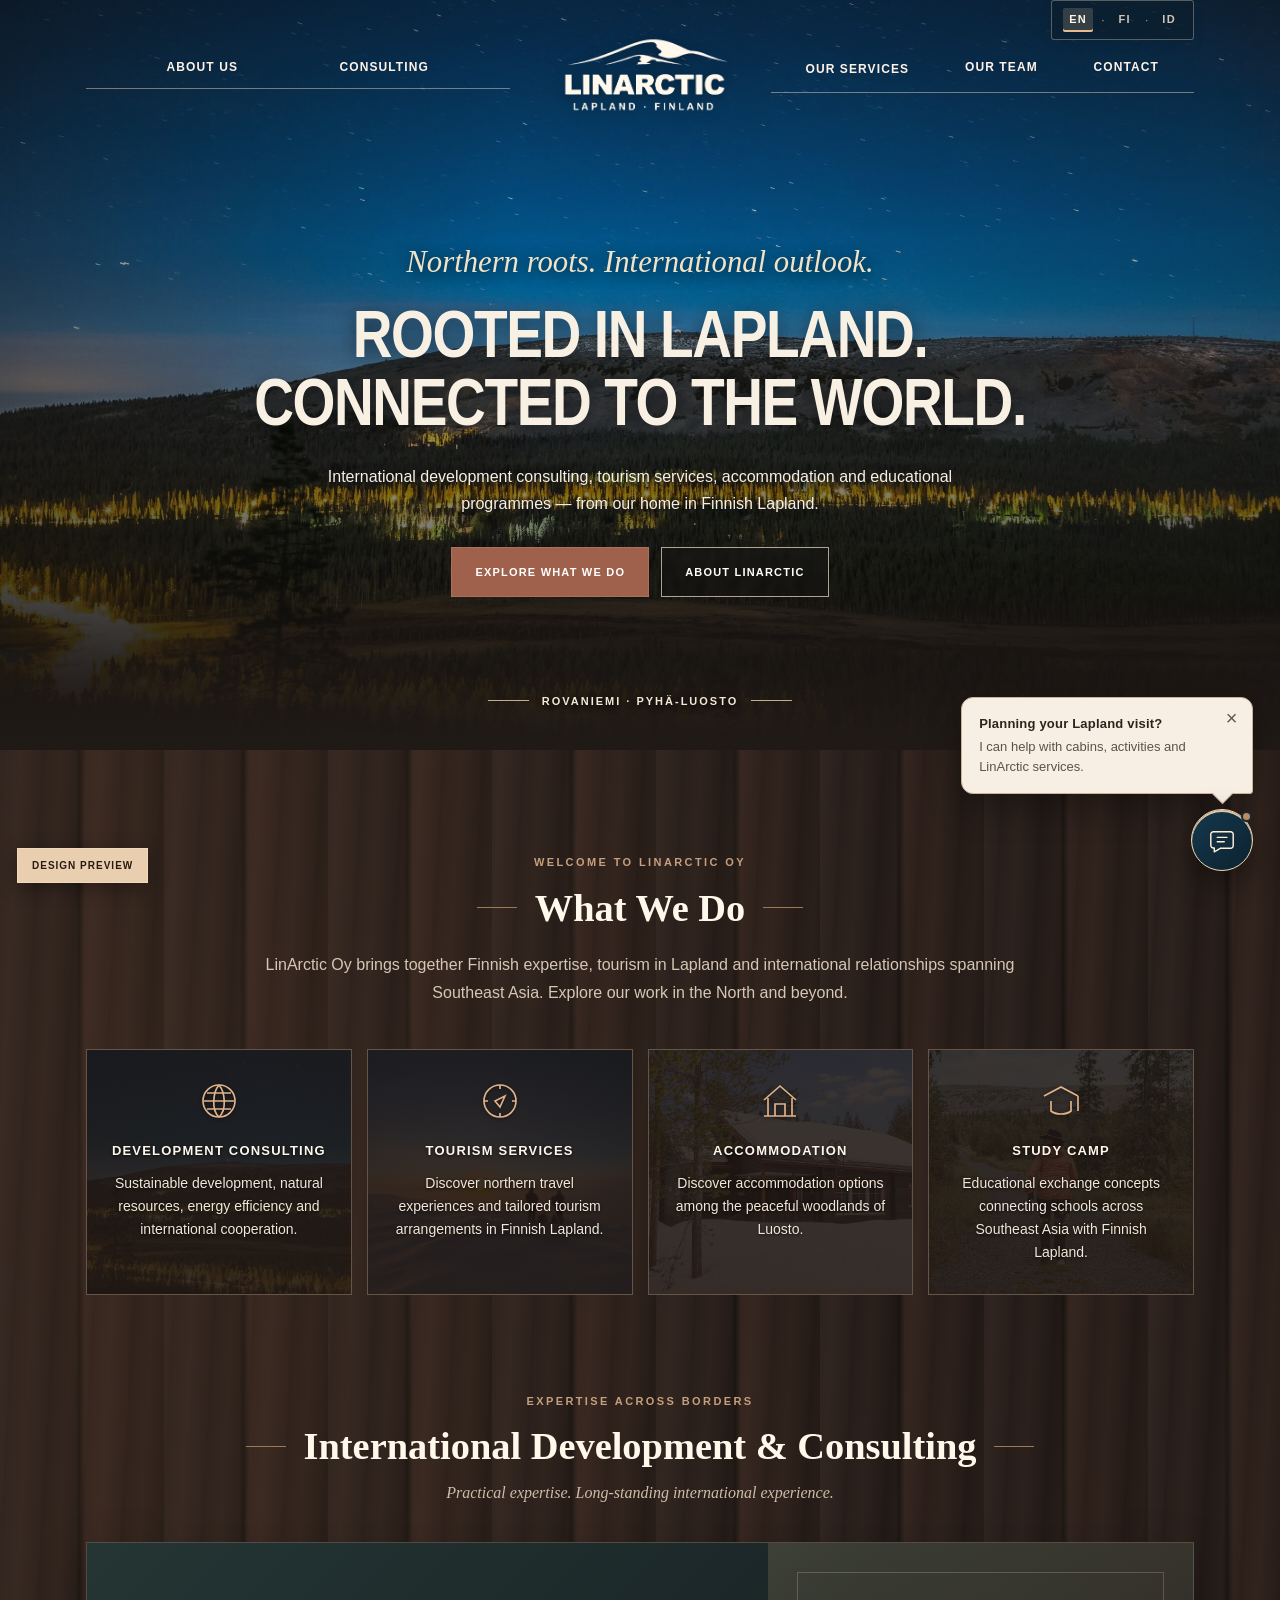
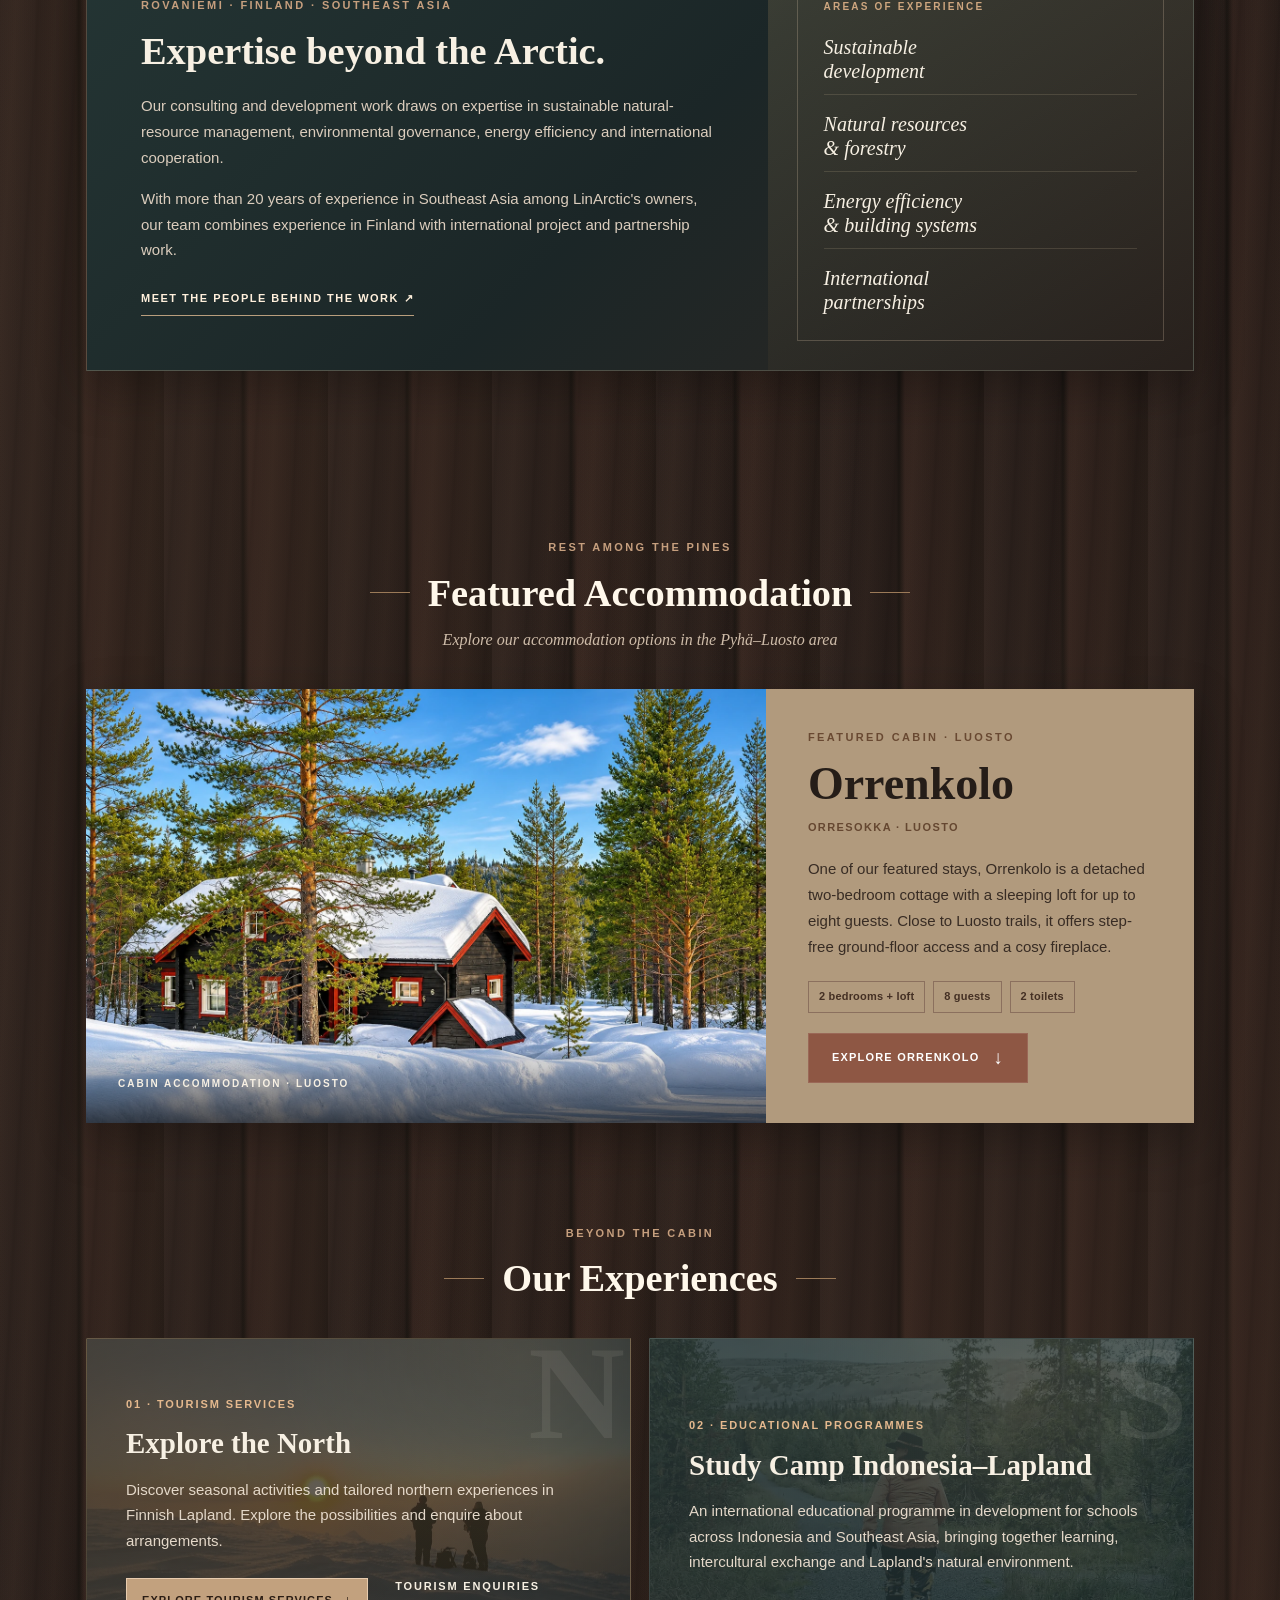
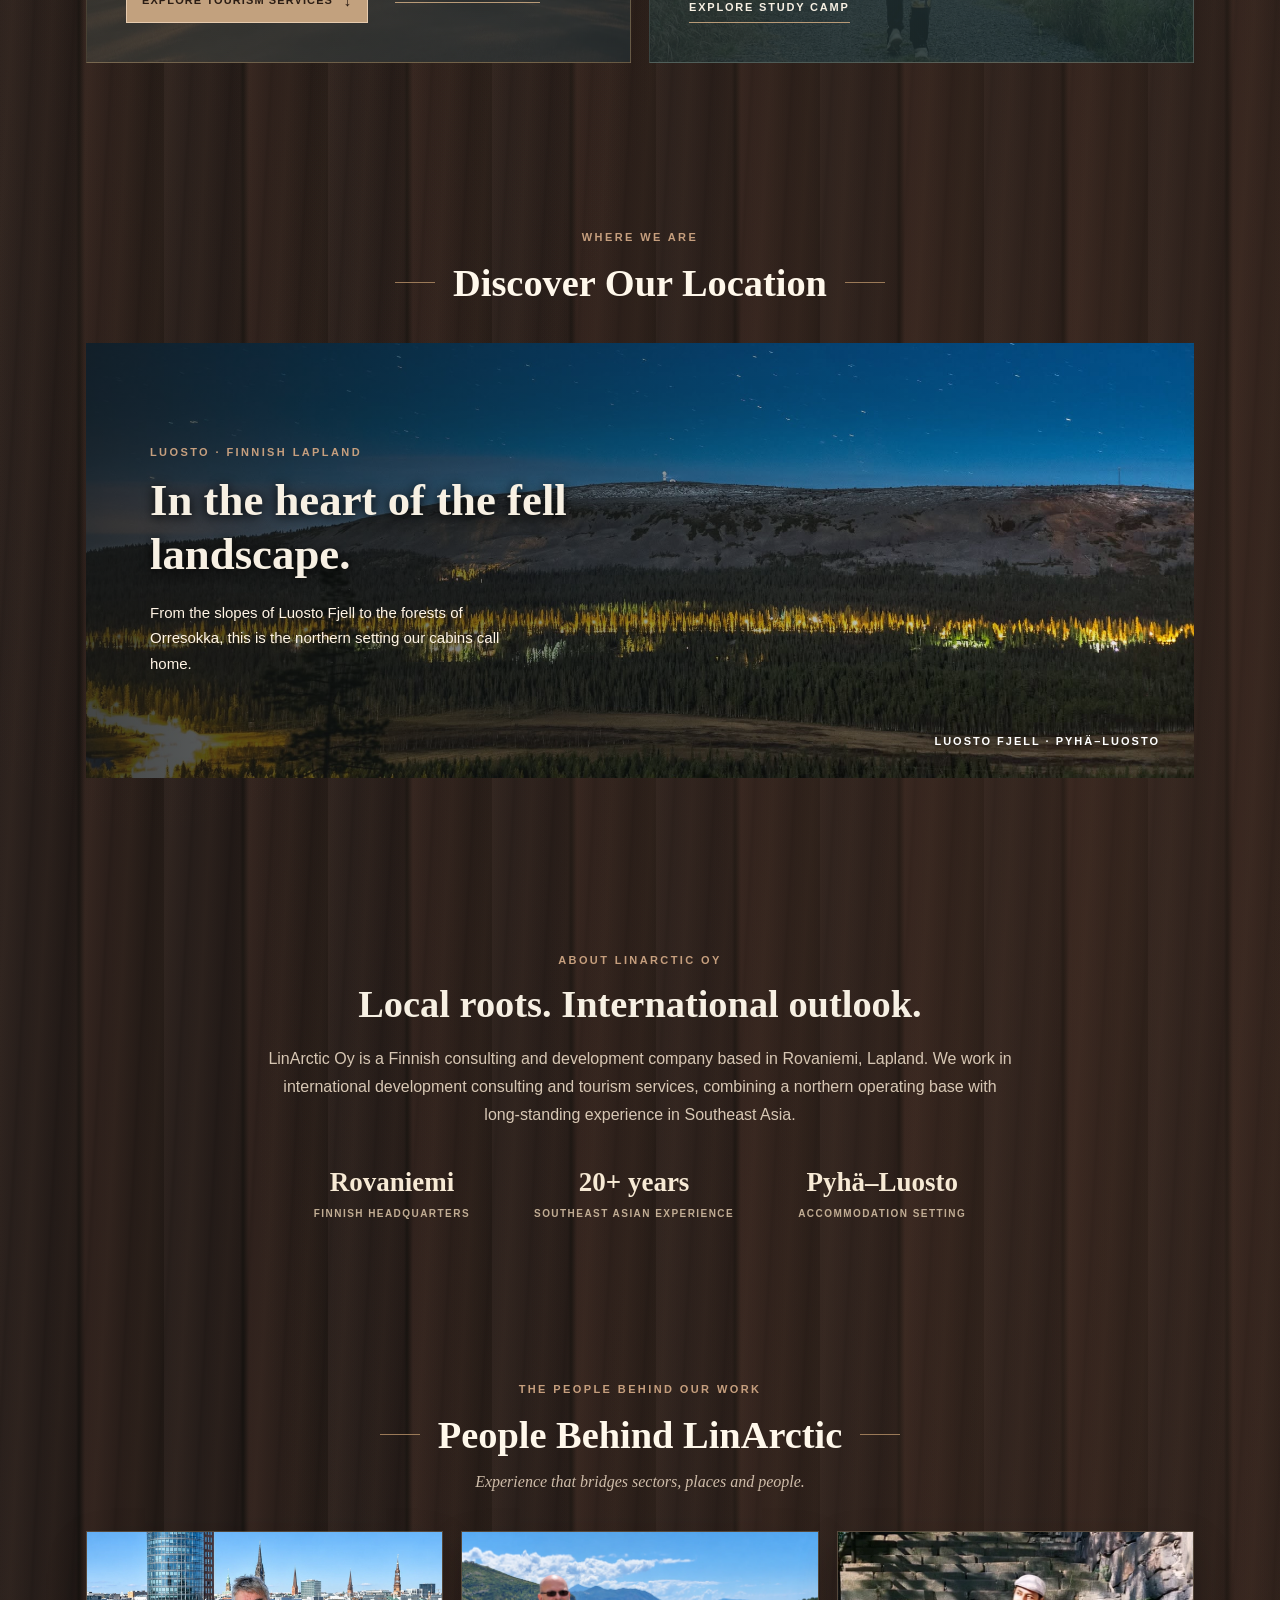
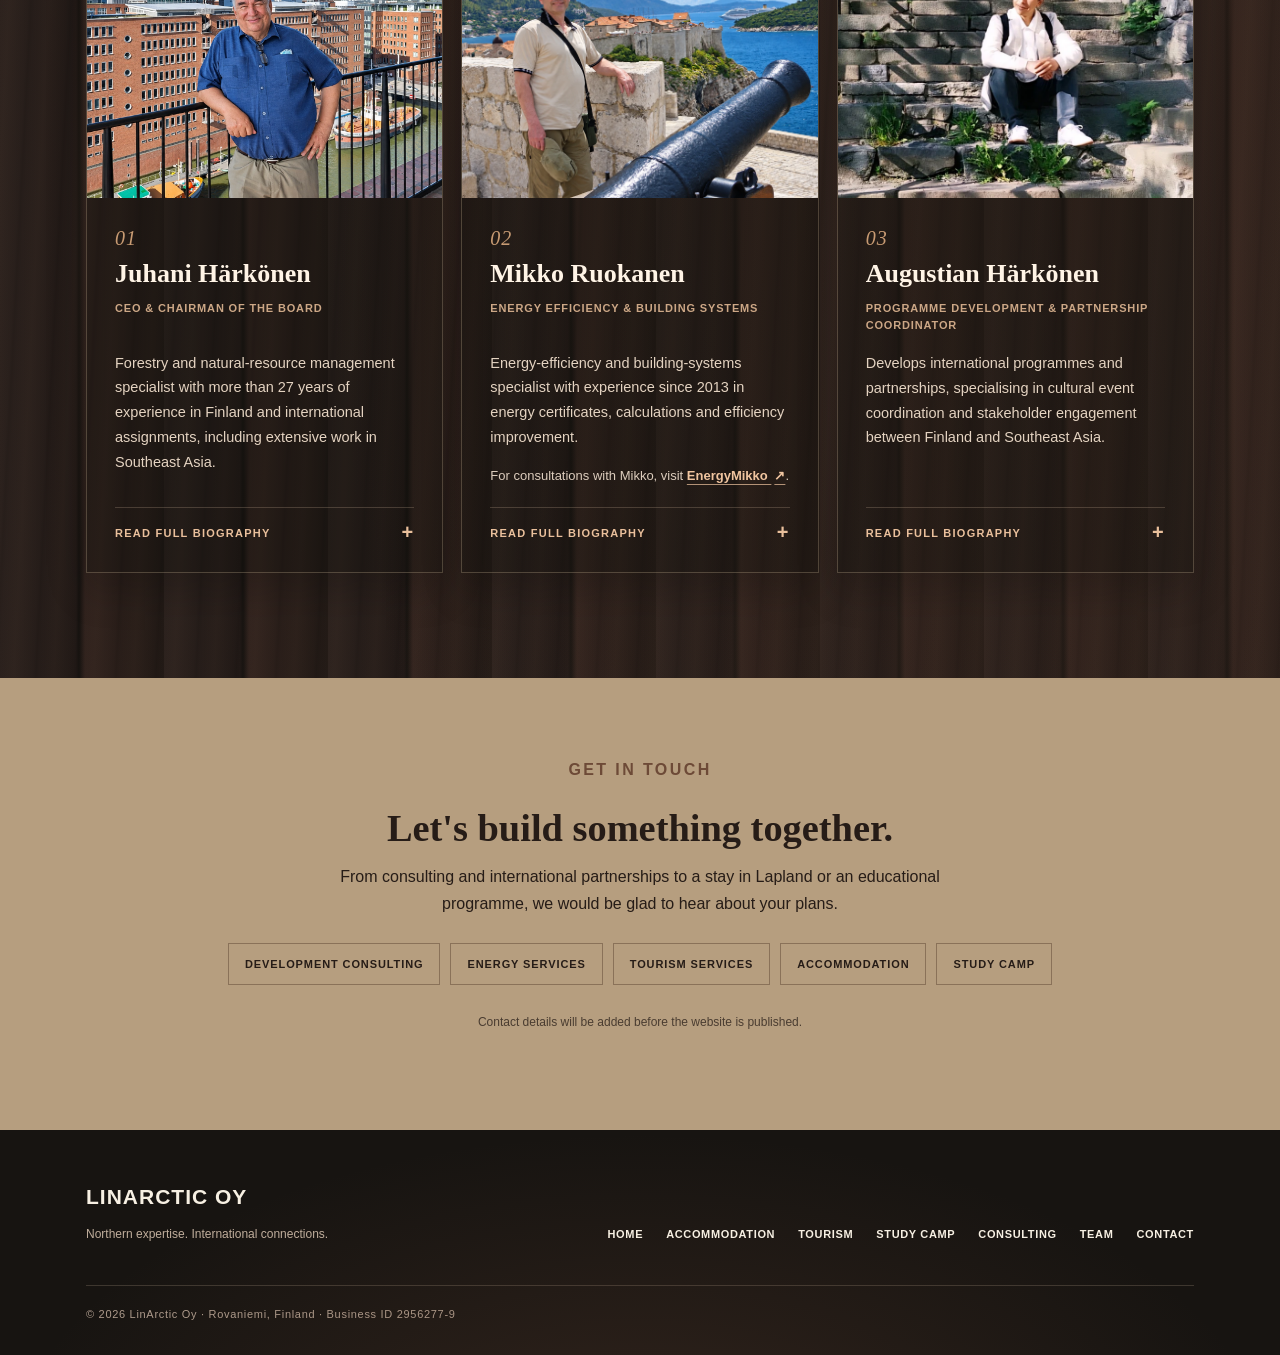
<file: index.html>
<!DOCTYPE html>
<!DOCTYPE html>

<!DOCTYPE html>

<!DOCTYPE html>

<!DOCTYPE html>

<!DOCTYPE html>

<!DOCTYPE html>

<!DOCTYPE html>

<!DOCTYPE html>

<!DOCTYPE html>

<!DOCTYPE html>

<!DOCTYPE html>

<!DOCTYPE html>

<!DOCTYPE html>

<!DOCTYPE html>

<!DOCTYPE html>

<!DOCTYPE html>

<!DOCTYPE html>

<!DOCTYPE html>

<!DOCTYPE html>

<!DOCTYPE html>

<!DOCTYPE html>

<html lang="en">
<head>
<meta charset="utf-8"/>
<meta content="width=device-width, initial-scale=1" name="viewport"/>
<meta content="#191713" name="theme-color"/>
<title>LinArctic Oy | Website Preview V15.4</title>
<style>
:root { --cream:#f7f0e3;--white:#fff9ed;--muted:#cec0af;--rust:#9f614b;--rustlight:#c88d6d;--dark:#201a17;--lightwood:#c3ad8e;--olive:#697c50;}
*{box-sizing:border-box}html{scroll-behavior:smooth}body{margin:0;background:#1e1815;color:var(--cream);font-family:Arial,Helvetica,sans-serif;-webkit-font-smoothing:antialiased}
button,a{transition:background .25s,color .25s,opacity .25s,transform .25s}a{color:inherit;text-decoration:none}a:hover{color:#dfc29e}button{cursor:pointer;font:inherit}button:focus-visible,a:focus-visible{outline:2px solid #fbd3a7;outline-offset:4px}
.serif{font-family:Georgia,'Times New Roman',serif}.shell{max-width:1160px;margin-inline:auto;padding:0 28px}
.hero{min-height:780px;position:relative;isolation:isolate;display:flex;flex-direction:column;background:#152e3d url('assets/luosto-fjell.jpg') center 57% /cover no-repeat}
.hero:before{content:'';position:absolute;inset:0;z-index:-1;background:linear-gradient(180deg,rgba(15,15,17,.52) 0%,rgba(11,23,24,.12) 32%,rgba(11,14,12,.48) 68%,rgba(19,14,12,.95) 100%),linear-gradient(90deg,rgba(18,18,16,.35),transparent 40%,rgba(18,18,16,.28))}
.hero:after{content:'';position:absolute;inset:auto 0 0;height:170px;background:linear-gradient(0deg,#201a17 0%,transparent 100%);z-index:-1}
.sitehead{position:relative;padding-top:28px;z-index:5}
.nav-grid{display:grid;grid-template-columns:minmax(0,1fr) 180px minmax(0,1fr);align-items:center;gap:25px}
.navlinks{display:flex;align-items:center;justify-content:space-between;gap:14px;border-bottom:1px solid rgba(245,221,188,.62);padding-bottom:13px}
.navlinks a{white-space:nowrap;font-size:10px;letter-spacing:1.65px;text-transform:uppercase;font-weight:800;color:#fff3e6}
.navlinks a:hover{color:#edb887}
.brand{text-align:center;display:flex;flex-direction:column;align-items:center;gap:3px;color:white;text-shadow:0 1px 10px rgba(0,0,0,.4)}
.brand-symbol{width:51px;height:30px;margin-bottom:2px;stroke:#f6f0e9;stroke-width:2.1;fill:none}
.brand-word{font-size:23px;font-weight:900;letter-spacing:-.7px;text-transform:uppercase;line-height:1}
.brand-desc{font-size:8px;letter-spacing:2.2px;text-transform:uppercase;font-weight:700}
.mobile-menu{display:none}
.hero-inner{display:flex;flex:1;flex-direction:column;align-items:center;justify-content:center;text-align:center;padding-bottom:75px;padding-top:82px}
.eyebrow-script{font:italic 32px/1.2 Georgia,serif;color:#f3e3c6;text-shadow:0 3px 15px rgba(0,0,0,.65);margin:0 0 15px}
h1{font:900 clamp(45px,5.15vw,78px)/.99 'Arial Narrow','Liberation Sans Narrow',Arial,sans-serif;text-transform:uppercase;letter-spacing:-1.8px;max-width:950px;margin:0;text-shadow:0 3px 20px rgba(0,0,0,.5)}
.hero-desc{max-width:600px;font-size:15px;line-height:1.65;margin:24px 0 30px;color:#f7efe6;text-shadow:0 2px 11px #171717}
.hero-actions{display:flex;gap:12px;justify-content:center;flex-wrap:wrap}
.button{display:inline-flex;align-items:center;justify-content:center;background:var(--rust);border:1px solid rgba(255,255,255,.1);color:white;padding:17px 26px;font-size:11px;letter-spacing:1.8px;text-transform:uppercase;font-weight:800;min-height:50px}
.button:hover{color:white;background:#b57256;transform:translateY(-2px)}.button.outline{background:rgba(24,23,21,.34);border:1px solid rgba(244,226,202,.7);backdrop-filter:blur(2px)}.button.outline:hover{background:rgba(26,23,21,.73)}
.hero-location{position:absolute;bottom:50px;left:0;right:0;display:flex;align-items:center;justify-content:center;gap:13px;color:#f3e8d5;text-align:center;text-shadow:0 2px 6px black;font-size:10px;letter-spacing:2.5px;text-transform:uppercase;font-weight:700}
.hero-location:before,.hero-location:after{content:'';width:41px;height:1px;background:#c1ae8d}
/* warm timber-inspired backdrop, rendered in CSS (no stock imagery) */
.wood{position:relative;overflow:hidden;background-color:#231b17;background-image:radial-gradient(ellipse at 12% 8%,rgba(138,94,65,.13),transparent 48%),radial-gradient(ellipse at 86% 70%,rgba(92,60,44,.24),transparent 55%),repeating-linear-gradient(93deg,transparent 0,rgba(0,0,0,.08) 3px,transparent 7px,rgba(136,101,77,.06) 21px,transparent 40px),repeating-linear-gradient(90deg,#2b211d 0px,#211916 76px,#171310 79px,#30221d 85px,#211915 164px)}
.wood>*{position:relative;z-index:1}
.intro{padding:90px 0 35px;text-align:center}.minor{font-size:10px;font-weight:800;text-transform:uppercase;letter-spacing:3px;color:#c69f7e;margin:0 0 18px}
.section-title{font:800 clamp(27px,3vw,40px)/1.15 Georgia,serif;margin:0;color:#fff8eb}.rule-title{display:flex;align-items:center;justify-content:center;gap:22px}.rule-title:before,.rule-title:after{content:'';display:block;height:2px;width:51px;background:#9b7a58}
.intro-text{max-width:700px;margin:23px auto 0;line-height:1.8;color:#d6c6b5;font-size:14px}
.services{display:grid;grid-template-columns:repeat(3,1fr);gap:16px;margin-top:44px}.service{padding:36px 28px 32px;background:rgba(234,217,192,.08);border:1px solid rgba(239,211,177,.19);text-align:center;min-height:215px}
.service-icon{width:37px;height:37px;margin:0 auto 19px;stroke:#c99c74;stroke-width:1.65;fill:none}.service h3{text-transform:uppercase;letter-spacing:2px;font-size:14px;color:#fff5ea;margin:0 0 13px}.service p{margin:0;color:#d0bdad;font-size:13px;line-height:1.7}
.section{padding:85px 0}.section-heading{text-align:center;margin-bottom:34px}.section-heading .sub{margin:16px 0 0;color:#cebca9;font:italic 16px Georgia,serif}
.featured{display:grid;grid-template-columns:1.35fr .75fr;min-height:420px;box-shadow:0 18px 45px rgba(0,0,0,.27)}.feature-photo{min-height:420px;position:relative;overflow:hidden}.feature-photo img{width:100%;height:100%;position:absolute;inset:0;object-fit:cover;object-position:center 49%;display:block}
.photo-label{position:absolute;bottom:0;left:0;right:0;padding:32px;background:linear-gradient(0deg,rgba(0,0,0,.68),transparent);font-size:10px;font-weight:800;letter-spacing:2px;text-transform:uppercase}
.feature-copy{background:#b19a7d;color:#271e1a;padding:55px 48px;display:flex;flex-direction:column;align-items:flex-start;justify-content:center}
.feature-copy .minor{color:#694932}.feature-copy h3{font:800 47px/1.1 Georgia,serif;margin:0 0 9px;color:#251d18}.place{font-size:11px;letter-spacing:1.7px;text-transform:uppercase;font-weight:800;color:#654731}.feature-copy p:not(.minor){font-size:14px;line-height:1.85;margin:26px 0 25px;color:#382c24}.feature-copy .button{background:#8e5744}
.location{position:relative;min-height:455px;display:grid;grid-template-columns:1fr 1fr;overflow:hidden;background:#183047}.location-photo{position:absolute;inset:0;width:100%;height:100%;object-fit:cover;object-position:center 66%}
.location:after{content:'';position:absolute;inset:0;background:linear-gradient(90deg,rgba(18,21,21,.79) 0%,rgba(15,20,23,.46) 47%,rgba(9,16,19,.02) 100%)}
.location-panel{position:relative;z-index:1;padding:75px 75px 80px;max-width:700px;align-self:center}.location h2{font:800 47px/1.12 Georgia,serif;max-width:430px;margin:0 0 18px;text-shadow:0 2px 12px black}.location p:not(.minor){font-size:14px;line-height:1.8;color:#fff4e5;max-width:380px;margin:0}.location-small{position:absolute;right:34px;bottom:28px;color:white;font-size:10px;text-shadow:0 1px 6px black;font-weight:700;letter-spacing:2px;text-transform:uppercase;z-index:2}
.split-panels{display:grid;grid-template-columns:1fr 1fr;gap:20px;padding-top:25px}.panel{min-height:320px;padding:40px 38px;display:flex;flex-direction:column;justify-content:flex-end;border:1px solid rgba(245,213,182,.15);position:relative;overflow:hidden;background:linear-gradient(135deg,#625747,#312b25)}
.panel.study{background:radial-gradient(circle at 70% 15%,rgba(173,137,100,.25),transparent 50%),linear-gradient(130deg,#364c4c,#182a2d)}.panel.tour{background:radial-gradient(circle at 80% 5%,rgba(166,135,79,.25),transparent 45%),linear-gradient(135deg,#61543e,#29271e)}
.panel .ghost{font:800 134px Georgia,serif;position:absolute;right:17px;top:-23px;opacity:.08;letter-spacing:-12px}.panel .minor{margin:0 0 12px;color:#e5b98e}.panel h3{font:800 27px Georgia,serif;margin:0 0 13px}.panel p{color:#e4d8c9;max-width:420px;font-size:13px;line-height:1.8;margin:0 0 23px}.panel a{align-self:flex-start;border-bottom:1px solid #b89a77;padding-bottom:7px;letter-spacing:1.8px;font-size:10px;text-transform:uppercase;font-weight:800}
.about-strip{padding:95px 0 90px;text-align:center}.about-strip h2{font:800 36px Georgia,serif;margin:0 auto 19px;max-width:730px}.about-strip p:not(.minor){max-width:750px;line-height:1.85;color:#d7c7b4;font-size:14px;margin:0 auto 26px}.facts{display:flex;gap:60px;justify-content:center;margin-top:35px;flex-wrap:wrap}.fact strong{display:block;font:800 26px Georgia,serif;color:#f7ead5}.fact span{display:block;margin-top:8px;text-transform:uppercase;font-size:9px;letter-spacing:2px;color:#c1ad94;font-weight:700}
.contact{background:#b69e7f;color:#261c17;padding:75px 0;text-align:center}.contact .minor{color:#6d4a37}.contact h2{font:800 41px Georgia,serif;margin:0 0 14px}.contact p{max-width:610px;margin:0 auto 22px;line-height:1.8;font-size:14px}.contact-topics{display:flex;justify-content:center;gap:10px;flex-wrap:wrap;margin-top:25px}.contact-topics span{border:1px solid rgba(60,38,23,.36);padding:12px 19px;font-size:10px;font-weight:800;letter-spacing:1.5px;text-transform:uppercase}
.footer{position:relative;background:#171411;padding:50px 0 30px;overflow:hidden}.footer:before{content:'';position:absolute;inset:0;background:radial-gradient(ellipse at 50% 150%,rgba(134,86,64,.24),transparent 70%);pointer-events:none}.footer-inner{position:relative;display:flex;align-items:end;justify-content:space-between;gap:30px}.footer-brand{font-size:21px;letter-spacing:1px;font-weight:900}.footer-desc{font-size:11px;color:#c0ae9c;margin-top:12px}.footer-links{display:flex;gap:25px;flex-wrap:wrap}.footer-links a{font-size:10px;letter-spacing:1.4px;font-weight:800;text-transform:uppercase}.copyright{margin-top:42px;padding-top:20px;border-top:1px solid rgba(238,213,183,.18);font-size:10px;color:#ae9c8d;letter-spacing:.7px}
.preview-tag{position:fixed;bottom:17px;right:17px;z-index:1000;background:#e9cfaf;color:#271b12;border:1px solid #f3dabb;padding:9px 14px;font-size:10px;font-weight:900;letter-spacing:1px;box-shadow:0 5px 20px #0005;text-transform:uppercase;pointer-events:none}
@media(max-width:980px){.navlinks a{font-size:9px;letter-spacing:.6px}.nav-grid{grid-template-columns:1fr 145px 1fr;gap:11px}.feature-copy{padding:40px 35px}.hero{min-height:710px}.location-panel{padding:60px}}
@media(max-width:720px){.shell{padding:0 22px}.hero{min-height:720px;background-position:54% center}.sitehead{padding-top:20px}.nav-grid{display:flex;align-items:center;justify-content:space-between}.navlinks{display:none}.brand{align-items:flex-start}.brand-symbol{width:41px;height:21px;margin-left:12px}.brand-word{font-size:19px}.brand-desc{font-size:7px}.mobile-menu{display:block;position:relative}.mobile-menu>summary{list-style:none;cursor:pointer;display:flex;flex-direction:column;gap:5px;padding:10px}.mobile-menu>summary::-webkit-details-marker{display:none}.mobile-menu>summary span{display:block;background:white;width:28px;height:2px}.mobile-menu nav{position:absolute;right:0;top:47px;background:#2a211c;min-width:220px;padding:15px;box-shadow:0 10px 25px #0009;border:1px solid #745b47;display:flex;flex-direction:column}.mobile-menu nav a{padding:11px 9px;border-bottom:1px solid #4a3b33;font-size:12px;text-transform:uppercase;letter-spacing:1px;font-weight:800}.hero-inner{padding-top:45px;padding-bottom:55px}.eyebrow-script{font-size:24px}.hero h1{font-size:clamp(39px,10vw,56px);letter-spacing:-1.2px}.hero-desc{font-size:14px;margin:20px 0 24px}.hero-actions{gap:8px}.button{padding:14px 15px;font-size:10px;min-height:46px}.hero-location{bottom:31px;font-size:9px;letter-spacing:1.5px}.intro{padding:65px 0 15px}.section{padding:60px 0}.services{grid-template-columns:1fr;margin-top:28px;gap:10px}.service{min-height:0;padding:26px}.section-heading{margin-bottom:25px}.section-title{font-size:29px}.rule-title{gap:12px}.rule-title:before,.rule-title:after{width:25px}.featured{grid-template-columns:1fr}.feature-photo{min-height:315px}.feature-copy{padding:36px}.feature-copy h3{font-size:39px}.location{min-height:440px;display:block}.location:after{background:linear-gradient(90deg,#101616c7,#1016164d)}.location-panel{padding:65px 30px}.location h2{font-size:37px}.split-panels{grid-template-columns:1fr;gap:12px}.panel{min-height:285px;padding:28px}.about-strip{padding:70px 0}.about-strip h2{font-size:29px}.facts{gap:26px}.contact{padding:65px 0}.contact h2{font-size:34px}.footer-inner{flex-direction:column;align-items:flex-start}.footer-links{gap:16px}.preview-tag{font-size:8px;padding:7px 10px}}
@media(prefers-reduced-motion:reduce){html{scroll-behavior:auto}*{transition:none!important}}


/* 2026 concept, incorporating the complete company identity and team portraits */
@media (min-width:721px){.nav-grid{grid-template-columns:minmax(0,1fr) 166px minmax(0,1fr);gap:18px}.navlinks{gap:8px}.navlinks a{font-size:9px;letter-spacing:1px}}
@media (min-width:981px){.navlinks a{font-size:10px;letter-spacing:1.05px}}
.hero h1{max-width:1040px;font-size:clamp(42px,5.35vw,79px)}
.hero-desc{max-width:670px}
.services{grid-template-columns:repeat(4,minmax(0,1fr));gap:12px}
.service{min-height:238px;padding:36px 18px 28px}
.service h3{font-size:12px;line-height:1.45;letter-spacing:1.25px}
.service p{font-size:12px}
.consulting-section{padding-top:65px;padding-bottom:50px}
.consulting-panel{display:grid;grid-template-columns:1.4fr .8fr;min-height:390px;border:1px solid rgba(218,189,152,.25);background:linear-gradient(135deg,#243534 0%,#1b2627 51%,#302722 100%);box-shadow:0 18px 45px #0004}
.consulting-copy{padding:57px 62px;display:flex;flex-direction:column;justify-content:center;align-items:flex-start}
.consulting-copy h3{font:800 clamp(29px,3vw,42px)/1.12 Georgia,serif;margin:0 0 15px;max-width:500px}
.consulting-copy p:not(.minor){font-size:13px;line-height:1.8;color:#dbcdbd;max-width:660px;margin:0 0 16px}
.consulting-copy .minor{margin-bottom:17px}
.consulting-link{font-size:11px;text-transform:uppercase;font-weight:800;letter-spacing:1.5px;border-bottom:1px solid #b99e7d;padding-bottom:8px;margin-top:8px;color:#fff0dc}
.consulting-aside{padding:33px;background:linear-gradient(150deg,rgba(197,162,110,.2),rgba(0,0,0,.16));display:flex;align-items:stretch}
.consulting-aside-inner{border:1px solid rgba(228,204,174,.24);width:100%;padding:28px;display:flex;flex-direction:column;justify-content:center;gap:17px}
.consulting-aside .tiny{text-transform:uppercase;font-size:10px;color:#cea67f;letter-spacing:2.2px;font-weight:800;margin-bottom:4px}
.consulting-aside-inner div{font:italic 20px/1.2 Georgia,serif;padding-bottom:11px;border-bottom:1px solid rgba(218,196,160,.16)}
.consulting-aside-inner div:last-child{border:0;padding-bottom:0}
.team-section{padding-top:65px;padding-bottom:105px}
.team-grid{display:grid;grid-template-columns:repeat(3,minmax(0,1fr));gap:18px;align-items:stretch}
.team-card{min-width:0;display:flex;flex-direction:column;background:rgba(14,13,12,.31);border:1px solid rgba(239,211,177,.24);box-shadow:0 17px 38px rgba(0,0,0,.18)}
.team-card img{width:100%;height:auto;aspect-ratio:4/3;object-fit:contain;display:block;background:#171411}
.team-copy{padding:33px 28px 34px;display:flex;flex-direction:column;flex:1}
.team-index{font:italic 21px Georgia,serif;color:#c89b73;letter-spacing:1px;margin-bottom:11px}
.team-copy h3{font:800 clamp(22px,2.5vw,28px)/1.12 Georgia,serif;color:#fff4e6;margin:0 0 10px}
.team-copy .team-role{font:800 10px/1.55 Arial,sans-serif;text-transform:uppercase;letter-spacing:1.35px;color:#cca786;margin:0 0 22px;min-height:31px}
.team-copy p:not(.team-role){font-size:12.5px;line-height:1.85;color:#d9c7b5;margin:0 0 14px}
.team-copy p:last-child{margin-bottom:0}
.contact-topics{max-width:1150px;margin-left:auto;margin-right:auto}
@media(max-width:980px){.services{grid-template-columns:repeat(2,minmax(0,1fr))}.service{min-height:200px}.team-copy{padding:27px 22px}.team-copy h3{font-size:23px}.team-copy p:not(.team-role){font-size:12px}.consulting-copy{padding:42px}.consulting-aside{padding:19px}.consulting-aside-inner{padding:22px}}
@media(max-width:720px){.hero h1{font-size:clamp(37px,9vw,53px)}.services{grid-template-columns:1fr}.service{min-height:0;padding:28px 23px}.service h3{font-size:13px}.consulting-section{padding-top:25px}.consulting-panel{grid-template-columns:1fr}.consulting-copy{padding:35px 29px}.consulting-aside{padding:16px}.consulting-aside-inner{padding:20px;gap:13px}.consulting-aside-inner div{font-size:18px}.team-section{padding-top:45px;padding-bottom:65px}.team-grid{grid-template-columns:1fr;gap:24px}.team-copy{padding:27px}.team-copy h3{font-size:27px}.team-copy .team-role{min-height:0}.team-copy p:not(.team-role){font-size:13px}.team-card img{aspect-ratio:4/3;object-fit:contain}}

/* Refined approved fell-logo integration, November 2026 */
.brand{display:flex;justify-content:center;align-items:center;min-width:0;text-shadow:none}
.brand-logo{display:block;width:190px;height:auto;max-width:100%;filter:drop-shadow(0 1px 5px rgba(0,0,0,.28))}
@media(min-width:721px){.nav-grid{grid-template-columns:minmax(0,1fr) 198px minmax(0,1fr);gap:16px}}
@media(max-width:720px){.brand{align-items:flex-start}.brand-logo{width:158px}}


/* === V4: full spacing / type / responsive refinement === */
:root { --content-width:1200px; --space-section:84px; --text-strong:#fff8ea; --text-soft:#e0d0bf; }
html {scroll-padding-top:25px}
body {overflow-x:clip;line-height:1.5}
.shell {max-width:var(--content-width);padding-inline:clamp(22px,3.8vw,46px)}
.skip-link {position:absolute;left:14px;top:-50px;z-index:500;background:var(--cream);color:#1c1714;padding:12px 17px;font-weight:800}
.skip-link:focus {top:12px}
/* Header: center logo stays centered, navigation never allowed to overflow */
.sitehead {padding-top:28px;width:100%}
.nav-grid {display:grid;grid-template-columns:minmax(0,1fr) 205px minmax(0,1fr);align-items:center;column-gap:32px;min-height:92px}
.head-nav {display:flex;align-items:center;gap:clamp(20px,2vw,31px);min-width:0;padding-bottom:12px;border-bottom:1px solid rgba(245,221,188,.45)}
.nav-left {justify-content:flex-end}
.nav-right {justify-content:flex-start}
.head-nav a,.services-dropdown>summary {display:inline-block;position:relative;white-space:nowrap;color:#fff3e8;font-size:12px;line-height:1.4;letter-spacing:1.1px;font-weight:800;text-transform:uppercase;cursor:pointer}
.head-nav a:hover,.services-dropdown>summary:hover {color:#efc3a0}
.services-dropdown {position:relative}
.services-dropdown>summary {list-style:none}
.services-dropdown>summary::-webkit-details-marker {display:none}
.services-dropdown-panel {position:absolute;left:-15px;top:31px;z-index:20;min-width:242px;padding:9px;background:#221c19;border:1px solid rgba(236,208,176,.42);box-shadow:0 18px 36px rgba(0,0,0,.4)}
.services-dropdown-panel a {display:block;padding:12px 13px;font-size:11px;letter-spacing:.8px;border-bottom:1px solid rgba(246,225,206,.13)}
.services-dropdown-panel a:last-child {border:0}
.brand {min-width:0;align-items:center;justify-content:center;text-shadow:none}
.brand-logo {display:block;width:192px;height:auto;max-width:100%;filter:drop-shadow(0 2px 6px rgba(0,0,0,.36))}
.mobile-menu {display:none}
/* Hero: intentional proportions, readable text even when zoomed */
.hero {min-height:750px;background-position:center 58%}
.hero-inner {padding-top:98px;padding-bottom:127px;max-width:1160px}
.eyebrow-script {font-size:clamp(22px,2.4vw,31px);margin-bottom:18px}
.hero h1 {font-size:clamp(43px,5.25vw,76px);line-height:1.02;letter-spacing:-1.4px;max-width:980px;text-wrap:balance}
.hero-desc {font-size:16px;line-height:1.72;max-width:635px;margin:27px auto 29px;text-wrap:pretty}
.hero-location {bottom:41px;font-size:11px;letter-spacing:2px}
.button {font-size:11px;letter-spacing:1.2px;padding:15px 23px;min-height:50px}
/* Content rhythm and comfortable typography */
.intro {padding-top:104px;padding-bottom:23px}
.minor {font-size:11px;letter-spacing:2.4px;margin-bottom:14px}
.section {padding-top:var(--space-section);padding-bottom:var(--space-section)}
.section-title {font-size:clamp(29px,3vw,39px);line-height:1.2;text-wrap:balance}
.rule-title {gap:18px}
.rule-title:before,.rule-title:after {width:40px;flex:0 0 40px;height:1px}
.intro-text {font-size:16px;line-height:1.75;max-width:750px;margin-top:20px}
.section-heading {margin-bottom:37px}
.section-heading .sub {font-size:16px;line-height:1.5;margin-top:12px}
.services {grid-template-columns:repeat(4,minmax(0,1fr));gap:15px;margin-top:42px}
.service {min-height:235px;padding:31px 23px 29px;display:flex;flex-direction:column;align-items:center;transition:background .2s,transform .2s}
.service:hover {background:rgba(234,217,192,.14);transform:translateY(-3px)}
.service-icon {width:40px;height:40px;margin-bottom:21px}
.service h3 {font-size:13px;letter-spacing:1.2px;line-height:1.35;margin-bottom:13px}
.service p {font-size:14px;line-height:1.65;color:var(--text-soft)}
.consulting-section {padding-top:75px;padding-bottom:84px}
.consulting-panel {grid-template-columns:1.28fr .8fr;min-height:390px}
.consulting-copy {padding:52px 54px}
.consulting-copy h3 {font-size:clamp(32px,3vw,42px);margin-bottom:20px}
.consulting-copy p:not(.minor) {font-size:15px;line-height:1.72;margin-bottom:15px}
.consulting-link {font-size:11px;line-height:1.55;margin-top:12px}
.consulting-aside {padding:29px}
.consulting-aside-inner {padding:26px}
.consulting-aside-inner div {font-size:20px}
#consulting .section-title {max-width:820px;margin-inline:auto}
.featured {grid-template-columns:minmax(0,1.35fr) minmax(0,.85fr);min-height:390px}
.feature-photo {min-height:390px}
.feature-copy {padding:40px 42px}
.feature-copy h3 {font-size:46px}
.feature-copy p:not(.minor) {font-size:15px;line-height:1.72;margin:21px 0 24px}
.place {font-size:11px;letter-spacing:1.4px}
.experiences-section {padding-top:18px;padding-bottom:82px}
.split-panels {padding-top:0;gap:18px}
.panel {min-height:325px;padding:39px 39px}
.panel .minor {font-size:11px;letter-spacing:1.9px}
.panel h3 {font-size:29px;line-height:1.25;margin-bottom:15px}
.panel p {font-size:15px;line-height:1.7;max-width:450px;margin-bottom:24px}
.panel a {font-size:11px;line-height:1.5}
.location {min-height:435px}
.location-panel {padding:62px 64px}
.location h2 {font-size:clamp(34px,3.5vw,48px);line-height:1.2}
.location p:not(.minor) {font-size:15px;line-height:1.72}
.location-small {font-size:11px}
.about-strip {padding-top:90px;padding-bottom:78px}
.about-strip h2 {font-size:clamp(29px,3vw,39px)}
.about-strip p:not(.minor) {font-size:16px;line-height:1.75}
.facts {gap:clamp(34px,5vw,75px);margin-top:38px}
.fact strong {font-size:27px}
.fact span {font-size:10px;letter-spacing:1.45px;line-height:1.5}
.team-section {padding-top:82px;padding-bottom:105px}
.team-grid {gap:18px;grid-template-columns:repeat(3,minmax(0,1fr))}
.team-card img {width:100%;aspect-ratio:4 / 3;object-fit:contain;background:#171411}
.team-copy {padding:29px 28px 29px;display:flex;flex-direction:column;flex:1}
.team-index {font-size:20px;margin-bottom:8px}
.team-copy h3 {font-size:26px;line-height:1.2;margin-bottom:10px}
.team-copy .team-role {font-size:11px;line-height:1.55;letter-spacing:.85px;margin-bottom:17px;min-height:34px}
.team-copy p.team-summary {font-size:14.5px;line-height:1.72;color:#e4d3c1;margin:0 0 23px}
.team-more {margin-top:auto;border-top:1px solid rgba(240,210,180,.2);padding-top:17px}
.team-more summary {cursor:pointer;list-style:none;color:#eac09c;font-size:11px;line-height:1.6;font-weight:800;letter-spacing:1.25px;text-transform:uppercase}
.team-more summary:after {content:'+';float:right;font-size:20px;line-height:14px}
.team-more[open] summary:after {content:'−'}
.team-more summary::-webkit-details-marker {display:none}
.team-bio {padding-top:16px}
.team-bio p {font-size:14px!important;line-height:1.7!important;color:#d6c6b7;margin:0 0 14px}
.contact {padding:79px 0 76px}
.contact h2 {font-size:clamp(30px,3vw,42px)}
.contact p {font-size:16px;line-height:1.68}
.contact-topics span {font-size:11px;letter-spacing:.9px;padding:12px 16px}
.contact-note {font-size:12px!important;opacity:.75;margin-top:27px!important}
.footer {padding-top:51px;padding-bottom:33px}
.footer-links {gap:16px 23px;justify-content:flex-end}
.footer-links a {font-size:11px;line-height:1.5;letter-spacing:.65px}
.footer-desc {font-size:12px}
.copyright {font-size:11px}
/* Tablet / zoomed desktop: switch to compact menu before navigation gets crowded. */
@media(max-width:1100px){
 .nav-grid {display:flex;align-items:center;justify-content:space-between;min-height:75px;gap:15px}
 .head-nav {display:none}
 .brand {align-items:flex-start}
 .brand-logo {width:182px}
 .mobile-menu {display:block;position:relative}
 .mobile-menu>summary {list-style:none;cursor:pointer;display:flex;flex-direction:column;gap:6px;min-height:45px;min-width:45px;align-items:center;justify-content:center;padding:9px;border:1px solid rgba(246,229,202,.45);border-radius:2px}
 .mobile-menu>summary::-webkit-details-marker {display:none}
 .mobile-menu>summary span {width:24px;height:2px;background:#fff4e3;display:block}
 .mobile-menu nav {position:absolute;z-index:25;right:0;top:54px;width:min(335px,calc(100vw - 44px));max-height:calc(100vh - 130px);overflow-y:auto;display:flex;flex-direction:column;padding:10px 17px;background:#211a16;border:1px solid rgba(240,210,180,.42);box-shadow:0 22px 45px #0009}
 .mobile-menu nav a {display:block;padding:13px 7px;font-size:13px;letter-spacing:1px;font-weight:800;text-transform:uppercase;border-bottom:1px solid rgba(235,205,170,.18)}
 .mobile-menu nav a:last-child {border:0}
 .services {grid-template-columns:repeat(2,minmax(0,1fr))}
 .service {min-height:210px}
 .team-grid {gap:13px}
 .team-copy {padding:24px 20px}
 .team-copy h3 {font-size:23px}
 .team-copy p.team-summary {font-size:14px}
 .consulting-copy {padding:44px}
 .consulting-aside {padding:20px}
 .consulting-aside-inner {padding:20px}
}
@media(max-width:760px){
 :root {--space-section:60px}
 .shell {padding-inline:22px}
 .sitehead {padding-top:17px}
 .brand-logo {width:162px}
 .hero {min-height:660px;background-position:56% center}
 .hero-inner {padding-top:66px;padding-bottom:110px}
 .eyebrow-script {font-size:clamp(22px,5vw,27px);line-height:1.3;margin-bottom:16px}
 .hero h1 {font-size:clamp(37px,8.6vw,58px);letter-spacing:-.6px;line-height:1.07;max-width:620px}
 .hero-desc {font-size:15px;line-height:1.68;margin-top:20px;margin-bottom:24px}
 .hero-location {bottom:26px;font-size:9px;letter-spacing:1.35px;gap:8px;padding-inline:18px}
 .hero-location:before,.hero-location:after {width:23px;flex:0 0 23px}
 .button {font-size:11px;padding:13px 17px;min-height:47px}
 .intro {padding-top:74px;padding-bottom:12px}
 .intro-text {font-size:15px;line-height:1.72}
 .section-title {font-size:clamp(28px,5.7vw,36px)}
 .rule-title {gap:11px}
 .rule-title:before,.rule-title:after {width:22px;flex-basis:22px}
 .section-heading {margin-bottom:27px}
 .services {margin-top:30px;gap:12px}
 .service {padding:27px 18px;min-height:210px}
 .service p {font-size:14px}
 .consulting-section {padding-top:59px;padding-bottom:62px}
 .consulting-panel {grid-template-columns:1fr;min-height:0}
 .consulting-copy {padding:36px 30px}
 .consulting-copy h3 {font-size:34px}
 .consulting-copy p:not(.minor) {font-size:15px}
 .consulting-aside {padding:17px}
 .consulting-aside-inner {padding:23px}
 .consulting-aside-inner div {font-size:19px}
 .featured {grid-template-columns:1fr}
 .feature-photo {min-height:0;height:clamp(250px,58vw,385px)}
 .feature-copy {padding:36px 32px}
 .feature-copy h3 {font-size:40px}
 .feature-copy p:not(.minor) {font-size:15px}
 .experiences-section {padding-top:12px;padding-bottom:64px}
 .split-panels {grid-template-columns:1fr;gap:14px}
 .panel {min-height:285px;padding:30px}
 .panel h3 {font-size:29px}
 .panel p {font-size:15px}
 .location {display:block;min-height:425px}
 .location-panel {padding:54px 31px}
 .location h2 {font-size:36px}
 .location-small {font-size:10px;right:20px;bottom:19px}
 .about-strip {padding-top:64px;padding-bottom:57px}
 .about-strip h2 {font-size:32px}
 .about-strip p:not(.minor) {font-size:15px}
 .facts {gap:22px;margin-top:30px}
 .fact strong {font-size:24px}
 .team-section {padding-top:58px;padding-bottom:75px}
 .team-grid {grid-template-columns:1fr;gap:24px;max-width:510px;margin-inline:auto}
 .team-card img {aspect-ratio:4 / 3}
 .team-copy {padding:30px}
 .team-copy h3 {font-size:27px}
 .team-copy .team-role {font-size:11.5px;min-height:0}
 .team-copy p.team-summary {font-size:15px}
 .contact {padding:65px 0}
 .contact p {font-size:15px}
 .footer-inner {align-items:flex-start;flex-direction:column;gap:26px}
 .footer-links {justify-content:flex-start}
 .preview-tag {font-size:8px;padding:7px 9px}
}
@media(max-width:470px){
 .hero-actions {flex-direction:column;align-items:center;width:100%;max-width:285px;margin-inline:auto;gap:10px}
 .hero-actions .button {width:100%}
 .hero h1 {font-size:clamp(34px,8.8vw,43px)}
 .eyebrow-script {font-size:21px}
 .services {grid-template-columns:1fr}
 .service {min-height:0;padding:25px 25px 27px}
 .service-icon {margin-bottom:16px}
 .section-title {font-size:29px}
 #consulting .rule-title:before,#consulting .rule-title:after {display:none}
 .minor {font-size:10px;letter-spacing:2px}
 .contact-topics span {font-size:10px;padding:11px}
}
@media(max-width:360px){.shell{padding-inline:16px}.hero h1{font-size:33px}.hero-desc{font-size:14.5px}.location-panel{padding:42px 23px}.team-copy{padding:24px}}
@media(prefers-reduced-motion:reduce){.service:hover{transform:none}}

/* Targeted V4 photo correction: preserve the original image and card layout. */
.augustian-image-frame { width:100%; aspect-ratio:4 / 3; overflow:hidden; background:#171411; }
.team-card .augustian-image-frame img { width:100%; height:100%; aspect-ratio:auto; display:block; object-fit:cover; object-position:center; transform:scale(1.84); transform-origin:54% 76%; }

/* V5: Expandable Orrenkolo cottage information, without changing existing page geometry. */
.cabin-preview-facts {display:flex;align-items:center;gap:8px;flex-wrap:wrap;margin:-2px 0 20px}
.cabin-preview-facts span {padding:8px 10px;border:1px solid #8b705e;font-size:11px;line-height:1.2;letter-spacing:.2px;color:#443024;font-weight:700}
.feature-copy .cabin-expand-button {cursor:pointer;font:800 11px/1.35 Arial, sans-serif;letter-spacing:1.2px;gap:14px;text-transform:uppercase}
.cabin-expand-arrow {font-size:19px;font-weight:400;line-height:.8;vertical-align:middle}
.cabin-details[hidden] {display:none!important}
.cabin-details {background:#201b17;border:1px solid rgba(231,205,171,.32);border-top:3px solid #a66a4b;margin-top:18px;box-shadow:0 26px 55px rgba(0,0,0,.23);overflow:hidden;animation:cabinReveal .25s ease}
@keyframes cabinReveal {from{opacity:.45;transform:translateY(-8px)}to{opacity:1;transform:translateY(0)}}
.cabin-details-intro {padding:48px 49px 34px;display:flex;align-items:end;justify-content:space-between;gap:24px}
.cabin-details-intro h3 {font:700 clamp(30px,3.1vw,45px)/1.13 Georgia,serif;color:#f8ebd6;letter-spacing:-.7px;margin:7px 0 11px}
.cabin-details-intro p:not(.minor) {font-size:15px;line-height:1.7;color:#dfcfc0;max-width:690px;margin:0}
.cabin-tag {display:inline-block;border:1px solid #9f816b;padding:12px 15px;font-size:11px;line-height:1.4;letter-spacing:.6px;color:#ebd6c4;white-space:nowrap}
.cabin-spec-grid {display:grid;grid-template-columns:1fr 1.6fr .85fr .9fr;margin:0 49px 24px;border-block:1px solid #735c4d}
.cabin-spec-grid>div {padding:21px 18px 23px;border-right:1px solid #5b4a3d;min-width:0}
.cabin-spec-grid>div:first-child {padding-left:0}
.cabin-spec-grid>div:last-child {border:0}
.cabin-spec-grid dt,.cabin-distance-grid dt {font-size:10px;text-transform:uppercase;letter-spacing:1.2px;font-weight:800;color:#c5a88f;margin-bottom:10px}
.cabin-spec-grid dd {font:700 29px/1.1 Georgia,serif;color:#fff0de;margin:0}
.cabin-spec-grid dd span {font:600 13px/1.3 Arial,sans-serif;color:#e7d4bf;letter-spacing:0}
.cabin-details-columns {display:grid;grid-template-columns:.88fr 1.12fr;gap:17px;padding:0 49px 22px}
.cabin-card {padding:34px 35px;min-width:0;background:rgba(204,164,124,.09);border:1px solid rgba(216,182,150,.22)}
.cabin-card h4,.cabin-getting-here h4 {font:700 28px/1.18 Georgia,serif;letter-spacing:-.2px;color:#fff0dc;margin:8px 0 17px}
.cabin-card .minor {margin:0;color:#c3a287}
.cabin-card-sub {font-size:14px;line-height:1.6;color:#cdbdab;margin:0 0 18px}
.cabin-sleep-list {margin:0}
.cabin-sleep-list>div {display:flex;align-items:baseline;justify-content:space-between;gap:18px;padding:15px 0;border-bottom:1px solid rgba(225,199,171,.22)}
.cabin-sleep-list dt {font-size:14px;color:#f5e6d4;font-weight:700}
.cabin-sleep-list dd {font-size:15px;color:#f4e3d2;margin:0;white-space:nowrap}
.cabin-sleep-list dd span {color:#d0b6a2;font-size:12px}
.cabin-sleep-list>div.cabin-sleep-total {background:rgba(224,180,139,.1);padding:17px 11px;border-bottom:0;margin-top:5px}
.cabin-sleep-total dd,.cabin-sleep-total dt {font-weight:800}
.cabin-access-note {font-size:12px;line-height:1.65;color:#baab9a;margin:20px 0 0}
.cabin-facility-groups {display:grid;grid-template-columns:1fr 1fr;gap:24px}
.cabin-facility-groups h5 {font-size:11px;letter-spacing:1px;text-transform:uppercase;color:#dcb28d;margin:0 0 15px}
.cabin-facility-groups ul {list-style:none;margin:0;padding:0}
.cabin-facility-groups li {position:relative;padding:0 0 12px 17px;font-size:14px;line-height:1.57;color:#e0cfc0}
.cabin-facility-groups li:before {content:'•';color:#d5a37c;position:absolute;left:0;top:0}
.cabin-getting-here {margin:0 49px;display:grid;grid-template-columns:1fr 1.08fr;gap:34px;padding:35px 0 24px;border-top:1px solid #5a483b}
.cabin-getting-here h4 {font-size:29px}
.cabin-address address {font-style:normal;font-size:15px;line-height:1.65;color:#f5deca;font-weight:700;margin-bottom:15px}
.cabin-address p:not(.minor) {font-size:14px;line-height:1.65;color:#d5c2b1;margin:0 0 17px;max-width:410px}
.cabin-directions {color:#e9bb96;text-decoration:underline;text-decoration-thickness:1px;text-underline-offset:5px;font-size:12px;font-weight:800;letter-spacing:.4px}
.cabin-directions:hover {color:#fff3e8}
.cabin-distance-grid {display:grid;grid-template-columns:repeat(2,1fr);gap:11px;margin:0;align-content:start}
.cabin-distance-grid>div {background:rgba(226,192,153,.08);border:1px solid #624d40;padding:15px 16px}
.cabin-distance-grid>div:last-child {grid-column:1 / -1}
.cabin-distance-grid dt {font-size:10px;margin-bottom:9px}
.cabin-distance-grid dd {font:700 21px Georgia,serif;color:#fcebd5;margin:0}
.cabin-disclaimer {padding:0 49px;margin:0 0 24px;color:#b7a496;font-size:11px;line-height:1.5}
.cabin-detail-footer {padding:24px 49px;background:#30261f;display:flex;align-items:center;justify-content:space-between;gap:20px;border-top:1px solid #594538}
.cabin-detail-footer span {font:italic 20px Georgia,serif;color:#f3e0c9}
.cabin-detail-footer .button {min-height:47px}
@media(max-width:960px){.cabin-details-intro{padding:37px 34px 29px}.cabin-spec-grid{margin:0 34px 20px}.cabin-spec-grid>div{padding:19px 10px}.cabin-spec-grid dd{font-size:24px}.cabin-spec-grid dd span{font-size:11px}.cabin-details-columns{padding:0 34px 20px;grid-template-columns:1fr}.cabin-getting-here{margin:0 34px}.cabin-disclaimer{padding:0 34px}.cabin-detail-footer{padding:23px 34px}}
@media(max-width:620px){.cabin-details-intro{padding:31px 22px 24px;display:block}.cabin-details-intro h3{font-size:32px}.cabin-tag{margin-top:18px}.cabin-spec-grid{grid-template-columns:repeat(2,minmax(0,1fr));gap:0;margin:0 22px 17px}.cabin-spec-grid>div{border-bottom:1px solid #5b4a3d;padding:16px 12px!important}.cabin-spec-grid>div:nth-child(even){border-right:0}.cabin-spec-grid>div:last-child{border-bottom:0}.cabin-spec-grid dd{font-size:26px}.cabin-spec-grid dd span{font-size:12px}.cabin-details-columns{padding:0 16px 17px;gap:13px}.cabin-card{padding:26px 23px}.cabin-card h4{font-size:26px}.cabin-facility-groups{grid-template-columns:1fr;gap:15px}.cabin-facility-groups li{font-size:14px;padding-bottom:9px}.cabin-getting-here{grid-template-columns:1fr;margin:0 22px;gap:23px;padding-top:26px}.cabin-disclaimer{padding:0 22px}.cabin-detail-footer{padding:23px 22px;align-items:flex-start;flex-direction:column}.cabin-detail-footer span{font-size:19px}.cabin-detail-footer .button{width:100%}}
@media(max-width:370px){.cabin-sleep-list>div{gap:9px}.cabin-sleep-list dt,.cabin-sleep-list dd{font-size:12px}.cabin-sleep-list dd span{font-size:11px}.cabin-facility-groups{grid-template-columns:1fr}.cabin-spec-grid dd span{display:block;margin-top:3px}.cabin-preview-facts span{font-size:10px;padding:7px}}
@media(prefers-reduced-motion:reduce){.cabin-details{animation:none}}

.orr-gallery-row{display:grid;grid-template-columns:minmax(0,1.17fr) minmax(0,.83fr);gap:0;margin:0 49px 23px;border:1px solid #6b5545;background:#2e251e}
.orr-gallery-photo{border:0;padding:0;cursor:zoom-in;position:relative;background:#110f0c;min-width:0;overflow:hidden;display:block;aspect-ratio:16/9}
.orr-gallery-photo img{display:block;width:100%;height:100%;object-fit:cover;object-position:50% 54%;transition:transform .25s ease}
.orr-gallery-photo:hover img{transform:scale(1.025)}
.orr-gallery-photo span{position:absolute;bottom:0;left:0;right:0;text-align:left;padding:18px 18px 16px;font:700 12px/1.4 Arial,sans-serif;color:#fff;background:linear-gradient(transparent,rgba(0,0,0,.72))}
.orr-gallery-note{padding:24px 29px;display:flex;flex-direction:column;justify-content:center;align-items:flex-start}
.orr-gallery-note h4{font:700 clamp(20px,2vw,27px)/1.16 Georgia,serif;color:#fff0dc;margin:9px 0 12px}
.orr-gallery-note p:not(.minor){font-size:14px;line-height:1.6;color:#d4c2af;margin:0 0 15px}
.orr-gallery-link{font:700 12px/1.5 Arial,sans-serif;text-decoration:underline;text-underline-offset:5px;color:#e9bb96}
.orr-gallery-link:hover{color:#fff5e9}
.orr-gallery-lightbox{background:#17130e;border:1px solid #6b5545;max-width:min(92vw,1250px);max-height:92vh;padding:16px;box-shadow:0 12px 70px rgba(0,0,0,.6)}
.orr-gallery-lightbox::backdrop{background:rgba(0,0,0,.83)}
.orr-gallery-lightbox img{display:block;width:auto;max-width:100%;max-height:calc(92vh - 35px);height:auto;margin:auto}
.orr-lightbox-close{position:absolute;top:3px;right:10px;background:rgba(0,0,0,.7);color:white;border:0;border-radius:50%;font-size:25px;line-height:1;width:34px;height:34px;cursor:pointer}
@media(max-width:960px){.orr-gallery-row{margin:0 34px 20px}}
@media(max-width:620px){.orr-gallery-row{margin:0 16px 17px;grid-template-columns:1fr}.orr-gallery-photo{aspect-ratio:16/10}.orr-gallery-note{padding:23px}.orr-gallery-note h4{font-size:24px}}
@media(prefers-reduced-motion:reduce){.orr-gallery-photo img{transition:none}}

/* V7: full accommodation photo gallery */
.orr-gallery-block{margin:0 49px 26px;padding:24px 24px 26px;border:1px solid #6b5545;background:linear-gradient(180deg,#2b231d 0%,#231c17 100%)}
.orr-gallery-intro{max-width:760px;margin:0 0 22px}
.orr-gallery-intro h4{font:700 clamp(22px,2.1vw,30px)/1.14 Georgia,serif;color:#fff0dc;margin:8px 0 12px}
.orr-gallery-intro p:not(.minor){font-size:14px;line-height:1.68;color:#d7c6b2;margin:0}
.orr-gallery-grid{display:grid;grid-template-columns:repeat(3,minmax(0,1fr));gap:14px}
.orr-gallery-item{position:relative;border:0;padding:0;background:#14100d;overflow:hidden;display:block;cursor:zoom-in;min-width:0;aspect-ratio:4/3;border-radius:2px}
.orr-gallery-item.featured{grid-column:span 2;aspect-ratio:16/9}
.orr-gallery-item img{width:100%;height:100%;display:block;object-fit:cover;transition:transform .25s ease,filter .25s ease}
.orr-gallery-item:hover img{transform:scale(1.028);filter:saturate(1.03)}
.orr-gallery-caption{position:absolute;left:0;right:0;bottom:0;padding:14px 14px 13px;background:linear-gradient(transparent,rgba(0,0,0,.76));color:#fff;font:700 11px/1.4 Arial,sans-serif;letter-spacing:1.1px;text-transform:uppercase;text-align:left}
.orr-gallery-lightbox{background:#17130e;border:1px solid #6b5545;max-width:min(92vw,1280px);max-height:92vh;padding:16px;box-shadow:0 12px 70px rgba(0,0,0,.6)}
.orr-gallery-lightbox::backdrop{background:rgba(0,0,0,.84)}
.orr-lightbox-figure{margin:0}
.orr-gallery-lightbox img{display:block;width:auto;max-width:100%;max-height:calc(92vh - 76px);height:auto;margin:auto}
.orr-lightbox-caption{margin-top:12px;text-align:center;color:#e8d7c2;font:700 13px/1.5 Arial,sans-serif;letter-spacing:.4px}
.orr-lightbox-close{position:absolute;top:5px;right:10px;background:rgba(0,0,0,.72);color:#fff;border:0;border-radius:50%;font-size:25px;line-height:1;width:34px;height:34px;cursor:pointer}
@media(max-width:960px){.orr-gallery-block{margin:0 34px 22px;padding:22px}.orr-gallery-grid{grid-template-columns:repeat(2,minmax(0,1fr))}.orr-gallery-item.featured{grid-column:span 2}}
@media(max-width:620px){.orr-gallery-block{margin:0 16px 17px;padding:20px 16px}.orr-gallery-grid{grid-template-columns:1fr;gap:12px}.orr-gallery-item,.orr-gallery-item.featured{grid-column:auto;aspect-ratio:16/10}.orr-gallery-intro h4{font-size:25px}.orr-gallery-caption{font-size:10px;letter-spacing:1px;padding:13px 12px 12px}}
@media(prefers-reduced-motion:reduce){.orr-gallery-item img{transition:none}}

/* V8: compact language control, aligned at the right of the header. */
.sitehead{position:relative}
.language-switch{position:absolute;right:clamp(22px,3.8vw,46px);top:0;display:flex;align-items:center;gap:8px;padding:7px 11px;background:rgba(12,30,42,.52);border:1px solid rgba(254,238,212,.31);border-radius:3px;z-index:30;box-shadow:0 3px 14px rgba(0,0,0,.08)}
.language-button{appearance:none;background:transparent;border:0;border-radius:2px;color:#d4c4b6;font:800 11px/1.2 Arial,Helvetica,sans-serif;letter-spacing:1.35px;min-height:24px;padding:4px 6px;cursor:pointer}
.language-button:hover,.language-button:focus-visible{color:#fff0d5;background:rgba(255,245,224,.13)}
.language-button[aria-pressed="true"]{color:#fff6e7;background:rgba(235,201,157,.19);box-shadow:inset 0 -2px 0 #e7bb90}
.language-divider{color:#ab9481;font-size:12px;line-height:1;user-select:none}
@media(max-width:1100px){.language-switch{top:82px;right:clamp(22px,3.8vw,46px)}}
@media(max-width:760px){.language-switch{top:74px;right:22px;gap:5px;padding:6px 8px}.language-button{font-size:11px;min-height:24px;padding:3px 5px}}
/* Longer translated titles can wrap without pushing the layout beyond the viewport. */
html[lang="fi"] .hero h1,html[lang="id"] .hero h1{font-size:clamp(38px,5vw,70px);overflow-wrap:normal}
html[lang="fi"] .head-nav a,html[lang="fi"] .services-dropdown>summary,html[lang="id"] .head-nav a,html[lang="id"] .services-dropdown>summary{font-size:11px;letter-spacing:.7px}
@media(min-width:1101px){html[lang="fi"] .head-nav,html[lang="id"] .head-nav{gap:clamp(12px,1.3vw,24px)}}
@media(max-width:620px){html[lang="fi"] .hero h1,html[lang="id"] .hero h1{font-size:clamp(32px,8vw,54px)}}

/* LinArctic — small, scroll-fixed multilingual virtual concierge (FAQ preview) */
:root{--la-navy:#102f42;--la-ink:#1a2127;--la-cream:#f5ede0;--la-gold:#c9a67f}
.la-assistant{position:fixed;right:clamp(14px,2.1vw,30px);bottom:clamp(15px,2.3vw,30px);z-index:1500;font:14px/1.5 Arial,Helvetica,sans-serif;color:var(--la-ink);max-width:calc(100vw - 28px)}
.la-assistant *{box-sizing:border-box}
.la-assistant[hidden],.la-chat-panel[hidden],.la-welcome[hidden]{display:none!important}
.la-chat-launcher{position:relative;margin-left:auto;width:62px;height:62px;display:grid;place-items:center;border:1px solid #f1d8b2;border-radius:50%;background:linear-gradient(135deg,#15384c,#0c2231);color:#ffefd8;cursor:pointer;box-shadow:0 10px 30px #0006,0 2px 0 #e4c6a5 inset;transition:transform .18s,box-shadow .18s;outline-offset:3px}
.la-chat-launcher:hover{transform:translateY(-3px);box-shadow:0 12px 35px #0007}
.la-chat-launcher svg{width:28px;height:28px;stroke:currentColor;fill:none;stroke-width:1.65;stroke-linecap:round;stroke-linejoin:round}
.la-launcher-badge{position:absolute;top:1px;right:0;background:#c3885e;color:#fff;width:11px;height:11px;border:2px solid #112c3a;border-radius:50%}
.la-launcher-dismiss{position:absolute;top:-6px;right:-7px;width:22px;height:22px;background:#2b2724;border:1px solid #ddc6a7;color:#fff4e6;border-radius:50%;display:grid;place-items:center;font:700 14px Arial,sans-serif;cursor:pointer;opacity:0;transition:opacity .2s;z-index:3}
.la-assistant:hover .la-launcher-dismiss,.la-launcher-dismiss:focus-visible{opacity:1}
.la-welcome{position:absolute;right:0;bottom:77px;width:min(292px,calc(100vw - 34px));background:#f7efe3;color:#2d241e;border:1px solid #cbb397;box-shadow:0 12px 36px #0005;padding:17px 37px 15px 17px;text-align:left;border-radius:12px 12px 3px 12px;cursor:pointer}
.la-welcome:after{content:'';position:absolute;bottom:-8px;right:22px;width:14px;height:14px;transform:rotate(45deg);background:#f7efe3;border-right:1px solid #cbb397;border-bottom:1px solid #cbb397}
.la-welcome strong{display:block;font:800 13px/1.4 Arial,sans-serif;letter-spacing:.2px;margin-bottom:4px}
.la-welcome p{font:13px/1.55 Arial,sans-serif;margin:0;color:#5f5147}
.la-welcome-close{position:absolute;right:8px;top:7px;width:25px;height:25px;background:transparent;color:#6a584b;border:0;cursor:pointer;font:20px/1 Arial,sans-serif}
.la-chat-panel{width:min(390px,calc(100vw - 28px));height:min(590px,calc(100dvh - 110px));min-height:345px;display:flex;flex-direction:column;background:#f8f3eb;border:1px solid #d9c6af;border-radius:16px 16px 10px 10px;overflow:hidden;box-shadow:0 18px 56px #0008;margin-bottom:12px;animation:la-rise .22s ease}
@keyframes la-rise{from{opacity:0;transform:translateY(12px)}to{opacity:1;transform:translateY(0)}}
.la-chat-head{display:flex;align-items:center;gap:11px;padding:15px 15px 14px;background:linear-gradient(120deg,#11354a,#173042);color:#fff7ec;flex:none}
.la-chat-avatar{display:grid;place-items:center;flex:none;width:42px;height:42px;border:1px solid #9aacc0;border-radius:11px;background:#f2e4d0;color:#123447}
.la-chat-avatar svg{width:29px;height:25px;stroke:currentColor;stroke-width:2;fill:none;stroke-linecap:round;stroke-linejoin:round}
.la-chat-title{flex:1;min-width:0}
.la-chat-title strong{display:block;font:800 15px/1.25 Arial,sans-serif;letter-spacing:.2px}
.la-chat-title span{display:block;color:#d7c8b8;font:11px/1.5 Arial,sans-serif;margin-top:4px}
.la-head-close{display:grid;place-items:center;flex:none;width:32px;height:32px;border:1px solid #adada9;border-radius:8px;color:#fff9ef;background:#ffffff12;cursor:pointer;font:23px/1 Arial,sans-serif}
.la-chat-body{flex:1;min-height:0;overflow-y:auto;padding:17px 15px 18px;scrollbar-color:#c1a98b #f2e6d8;overscroll-behavior:contain}
.la-msg{max-width:94%;padding:12px 13px;margin-bottom:12px;border-radius:12px 12px 12px 3px;background:#fff;color:#2f2924;border:1px solid #e4d4c1;font:13px/1.62 Arial,sans-serif;white-space:pre-wrap}
.la-msg.user{margin-left:auto;background:#153a4f;color:#fff8ed;border-color:#153a4f;border-radius:12px 12px 3px 12px}
.la-msg.bot{margin-right:auto}
.la-small-label{display:block;font:800 10px/1.5 Arial,sans-serif;letter-spacing:1.1px;color:#9d694d;text-transform:uppercase;margin:16px 0 9px}
.la-quick{display:flex;flex-wrap:wrap;gap:7px;margin:0 0 12px}
.la-quick button{border:1px solid #c8b8a4;background:#fffaf1;color:#614735;padding:8px 10px;border-radius:30px;font:700 11px/1.45 Arial,sans-serif;cursor:pointer;text-align:left}
.la-quick button:hover{border-color:#957051;background:#eadccb}
.la-quick button:focus-visible,.la-chat-launcher:focus-visible,.la-welcome-close:focus-visible,.la-head-close:focus-visible{outline:2px solid #c38c64;outline-offset:3px}
.la-chat-cta{display:inline-flex;align-items:center;gap:5px;margin:1px 0 6px;padding:6px 0;border:0;border-bottom:1px solid #a2704d;background:transparent;color:#875331;cursor:pointer;font:800 11px/1.45 Arial,sans-serif;text-transform:uppercase;letter-spacing:.65px}
.la-chat-form{display:flex;align-items:center;gap:9px;padding:12px 13px;background:#f1e8da;border-top:1px solid #d4c0a7;flex:none}
.la-chat-input{flex:1;min-width:0;padding:12px 13px;border:1px solid #bba48a;border-radius:8px;background:#fff;color:#2a2722;font:13px/1.3 Arial,sans-serif}
.la-chat-input:focus-visible{outline:2px solid #bb8157;outline-offset:1px}
.la-chat-send{display:grid;place-items:center;flex:none;width:43px;height:42px;border:0;border-radius:8px;background:#a3674d;color:#fff;cursor:pointer}
.la-chat-send svg{width:20px;height:20px;stroke:currentColor;stroke-width:1.8;fill:none;stroke-linecap:round;stroke-linejoin:round}
.la-chat-bottom{padding:6px 13px 9px;background:#f1e8da;color:#7b6959;font:10px/1.45 Arial,sans-serif;letter-spacing:.05px;text-align:center}
.la-chat-hide{border:0;background:transparent;color:#7e563c;text-decoration:underline;text-underline-offset:2px;cursor:pointer;font:10px Arial,sans-serif;margin-left:7px}
.preview-tag{right:auto;left:17px;z-index:999}
@media(max-width:620px){.la-assistant{right:12px;bottom:12px}.la-chat-launcher{width:55px;height:55px}.la-chat-panel{width:min(375px,calc(100vw - 24px));height:min(560px,calc(100dvh - 88px));margin-bottom:9px}.la-chat-head{padding:13px}.la-chat-body{padding:15px 13px}.la-welcome{bottom:68px}}
@media(prefers-reduced-motion:reduce){.la-chat-panel{animation:none}.la-chat-launcher{transition:none}}

/* V11: modest consultation link under Mikko's summary */
.team-consult-note{margin:-8px 0 21px!important;font-size:13px!important;line-height:1.62!important;color:#ddcdbd!important;}
.team-consult-note a{color:#f0c5a0;font-weight:800;text-decoration:underline;text-decoration-color:rgba(240,197,160,.7);text-underline-offset:4px;}
.team-consult-note a:hover{color:#fff0dd;}
.team-consult-note a span{margin-left:3px;}

/* V12: seasonal filtering — integrated into the established Tourism Services design */
.tourism-season-selector{margin:0 0 24px}
.tourism-season-prompt{margin:0 0 11px;color:#d3a77f;font-size:10px;font-weight:800;letter-spacing:2px;text-transform:uppercase}
.tourism-season-tabs{display:grid;grid-template-columns:repeat(2,minmax(0,1fr));gap:12px}
.tourism-season-tab{display:flex;justify-content:center;align-items:center;flex-wrap:wrap;gap:9px 12px;min-width:0;min-height:73px;padding:15px 21px;border:1px solid rgba(239,211,177,.3);background:#332922;color:#dbc5b1;text-align:center;transition:background .2s ease,border-color .2s ease,box-shadow .2s ease}
.tourism-season-tab svg{width:24px;height:24px;flex:0 0 24px;color:#c8a17b}
.tourism-season-tab>span{font:800 17px/1.2 Georgia,serif;color:#f6e9d7}
.tourism-season-tab small{font-size:11px;line-height:1.4;color:#cdb8a1;letter-spacing:.4px}
.tourism-season-tab:hover{background:#48372c;border-color:#ac8464}
.tourism-season-tab.is-active{background:#624734;border-color:#d3a77e;box-shadow:inset 0 -3px 0 #cc9b72}
.tourism-season-tab.is-active svg{color:#f2c08e}
.tourism-season-tab.is-active small{color:#edd6be}
.tourism-season-panel[hidden]{display:none!important}
.tourism-season-heading{display:flex;justify-content:space-between;align-items:baseline;gap:20px;flex-wrap:wrap;margin:0 0 19px;padding-top:3px}
.tourism-season-heading .tourism-kicker{margin:0!important}
.tourism-season-heading>p:not(.tourism-kicker){font-size:13px;line-height:1.6;color:#dcc7b2;margin:0;max-width:650px}
.tourism-season-panel{animation:tourismSeasonEnter .22s ease}
@keyframes tourismSeasonEnter{from{opacity:.55;transform:translateY(5px)}to{opacity:1;transform:none}}
@media(max-width:700px){.tourism-season-tabs{gap:9px}.tourism-season-tab{min-height:87px;align-content:center;padding:12px 9px;gap:7px}.tourism-season-tab small{flex-basis:100%;font-size:10px;letter-spacing:0}.tourism-season-tab>span{font-size:17px}.tourism-season-heading{display:block}.tourism-season-heading>p:not(.tourism-kicker){margin-top:9px}}
@media(max-width:370px){.tourism-season-tab>span{font-size:15px}.tourism-season-tab small{font-size:9px}}
@media(prefers-reduced-motion:reduce){.tourism-season-panel{animation:none}.tourism-season-tab{transition:none}}

/* V13: user-selected tourism photography and expandable activity cards. */
.tourism-activity-grid{align-items:start}
.tourism-activity.activity-detail{display:block;padding:0;min-height:0;overflow:hidden;border-color:rgba(240,216,187,.25);background:#352a23}
.activity-detail summary{list-style:none;cursor:pointer;display:block;min-width:0;outline-offset:-4px}
.activity-detail summary::-webkit-details-marker{display:none}
.activity-detail summary:focus-visible{outline:2px solid #fbd3a7}
.activity-photo{height:187px;position:relative;overflow:hidden;background:#211e1b}
.activity-photo:after{content:'';position:absolute;inset:64% 0 0;pointer-events:none;background:linear-gradient(0deg,rgba(0,0,0,.26),transparent)}
.activity-photo img{display:block;width:100%;height:100%;object-fit:cover;transition:transform .3s ease}
.activity-detail:hover .activity-photo img{transform:scale(1.025)}
.activity-photo-pending{display:flex;flex-direction:column;align-items:center;justify-content:center;gap:10px;background:linear-gradient(135deg,#3c433f,#232c2a);color:#aebbb4}
.activity-photo-pending svg{width:72px;height:48px;opacity:.58}
.activity-photo-pending span{font-size:10px;line-height:1.3;letter-spacing:1.5px;text-transform:uppercase;color:#c9c0b5;font-weight:700}
.activity-card-content{padding:22px 22px 18px}
.activity-detail .tourism-activity-n{display:block;margin:0 0 7px;font-size:19px}
.activity-detail .tourism-season{display:block;min-height:0;margin-bottom:10px}
.activity-detail h5{margin-bottom:11px;font-size:22px}
.activity-detail p{font-size:13.5px;line-height:1.64}
.activity-more{margin-top:22px;padding-top:15px;border-top:1px solid #6b5243;display:flex;justify-content:space-between;gap:15px;align-items:center;color:#f1c79f;font-size:11px;font-weight:800;text-transform:uppercase;letter-spacing:1.15px}
.activity-more span{font-size:23px;line-height:16px;color:#f1c79f}
.activity-detail[open] .activity-more span{transform:rotate(45deg)}
.activity-extra{padding:6px 22px 23px;border-top:1px solid rgba(239,211,177,.19);background:#281f19}
.activity-extra .activity-extra-kicker{font-size:10px;text-transform:uppercase;font-weight:800;letter-spacing:1.4px;color:#dba77c;margin:17px 0 7px}
.activity-extra p:not(.activity-extra-kicker){font-size:13px;line-height:1.68;color:#e1d0bd;margin:0 0 12px}
.activity-enquiry-link{display:inline-flex;margin-top:11px;font-size:11px;font-weight:800;line-height:1.4;letter-spacing:.6px;color:#f1c89f;border-bottom:1px solid #a77f62;padding-bottom:6px}
@media(max-width:900px){.activity-photo{height:200px}}
@media(max-width:650px){.activity-photo{height:230px}.activity-card-content{padding:22px}.activity-extra{padding:6px 22px 24px}}
@media(prefers-reduced-motion:reduce){.activity-photo img{transition:none}}

/* V13.1: composition-safe photos in tourism cards. Preserve all subjects. */
.activity-photo:not(.activity-photo-pending){
  height:clamp(238px,21vw,292px);
  background:#1a2225;
  isolation:isolate;
}
.activity-photo:not(.activity-photo-pending)::before{
  content:"";position:absolute;inset:-18px;
  background-image:linear-gradient(rgba(12,19,22,.22),rgba(12,19,22,.22)),var(--photo);
  background-position:center;background-size:cover;
  filter:blur(18px) brightness(.64) saturate(.85);z-index:-1;
}
.activity-photo:not(.activity-photo-pending)::after{display:none}
.activity-photo:not(.activity-photo-pending) img{
  display:block;position:relative;width:100%;height:100%;object-fit:contain;
  object-position:center center;padding:5px;
  filter:drop-shadow(0 3px 10px rgba(0,0,0,.2));
  transition:none;
}
.activity-detail:hover .activity-photo:not(.activity-photo-pending) img{transform:none}
.activity-photo-pending{height:clamp(238px,21vw,292px)}
@media(max-width:900px){
  .activity-photo:not(.activity-photo-pending),.activity-photo-pending{height:260px}
}
@media(max-width:650px){
  .activity-photo:not(.activity-photo-pending),.activity-photo-pending{height:290px}
}
@media(max-width:370px){
  .activity-photo:not(.activity-photo-pending),.activity-photo-pending{height:264px}
}

/* V13.2 — native image proportions in actual photo frames. No fake blurred filler. */
.tourism-activity-grid{align-items:start;gap:18px}
.activity-photo:not(.activity-photo-pending){height:auto!important;aspect-ratio:auto!important;overflow:hidden;background:transparent!important;isolation:auto!important}
.activity-photo:not(.activity-photo-pending)::before,.activity-photo:not(.activity-photo-pending)::after{content:none!important;display:none!important}
.activity-photo:not(.activity-photo-pending) img{width:100%!important;height:auto!important;aspect-ratio:auto!important;max-width:100%;display:block!important;object-fit:unset!important;object-position:center!important;padding:0!important;filter:none!important;transform:none!important;transition:none!important}
.activity-detail:hover .activity-photo:not(.activity-photo-pending) img{transform:none!important}
.activity-photo-pending{height:auto!important;aspect-ratio:4 / 3;min-height:0!important}
@media(max-width:900px){.activity-photo:not(.activity-photo-pending){height:auto!important}.activity-photo-pending{height:auto!important;aspect-ratio:4 / 3}}
@media(max-width:650px){.tourism-activity-grid{gap:20px}.activity-photo:not(.activity-photo-pending){height:auto!important}.activity-photo-pending{height:auto!important;aspect-ratio:4 / 3}}

/* V13.3: full-bleed, naturally fitted photos in horizontal editorial activity cards. */
.tourism-activity-grid{display:flex!important;flex-direction:column!important;gap:18px!important;align-items:stretch!important}
.tourism-activity.activity-detail{display:block;width:100%!important;min-height:0!important;overflow:hidden}
.activity-detail > summary{display:grid!important;grid-template-columns:minmax(0,36%) minmax(0,64%);align-items:stretch!important;min-height:0!important}
.activity-photo:not(.activity-photo-pending){height:auto!important;aspect-ratio:auto!important;min-height:0!important;overflow:hidden!important;display:block!important;background:transparent!important}
.activity-photo:not(.activity-photo-pending) img{display:block!important;width:100%!important;height:auto!important;object-fit:unset!important;object-position:center!important;aspect-ratio:auto!important;padding:0!important;vertical-align:bottom!important;max-width:100%}
.activity-photo-pending{height:100%!important;aspect-ratio:auto!important;min-height:255px!important}
.activity-card-content{display:flex!important;flex-direction:column;justify-content:center;align-items:flex-start;min-width:0;padding:23px 34px!important}
.activity-card-content .tourism-activity-n{margin-bottom:4px!important;font-size:22px!important}
.activity-card-content h5{font-size:clamp(24px,2.5vw,32px)!important;margin-bottom:12px!important}
.activity-card-content p{font-size:15px!important;line-height:1.7!important;max-width:530px}
.activity-more{min-width:240px;width:min(100%, 330px);margin-top:17px!important}
.activity-extra{padding:22px 42px 30px!important}
@media(max-width:980px){.activity-detail>summary{display:block!important}.activity-card-content{padding:25px 29px!important}.activity-card-content h5{font-size:26px!important}.activity-photo-pending{height:250px!important;min-height:0!important}}
@media(max-width:650px){
 .tourism-activity-grid{gap:16px!important}
 .activity-detail>summary{display:block!important}
 .activity-photo:not(.activity-photo-pending){height:auto!important;aspect-ratio:auto!important}
 .activity-photo-pending{height:230px!important;min-height:0!important;aspect-ratio:auto!important}
 .activity-card-content{padding:23px 23px!important}
 .activity-card-content h5{font-size:24px!important}
 .activity-card-content p{font-size:14px!important}
 .activity-more{min-width:0;width:100%}
 .activity-extra{padding:18px 23px 27px!important}
}

/* V14 — subtle photographic backgrounds for What We Do; preserve dimensions, icons, copy and links. */
.services>.service-photo {
  position: relative;
  isolation: isolate;
  overflow: hidden;
  background: #30241d;
  border: 1px solid rgba(239,211,177,.28);
}
.services>.service-photo::before {
  content: '';
  position: absolute;
  inset: 0;
  z-index: -2;
  background-image: var(--service-photo);
  background-position: var(--photo-position, center);
  background-size: cover;
  background-repeat: no-repeat;
  opacity: .37;
  filter: saturate(.86) contrast(1.04);
  transform: scale(1.008);
}
.services>.service-photo::after {
  content: '';
  position: absolute;
  inset: 0;
  z-index: -1;
  background: linear-gradient(180deg,rgba(22,18,17,.64),rgba(32,23,19,.76));
  pointer-events: none;
}
.services>.service-photo:hover{background:#30241d;border-color:rgba(238,200,154,.62)}
.services>.service-photo:hover::before{opacity:.47;filter:saturate(.9) contrast(1.04)}
.services>.service-photo .service-icon {stroke:#e2b38a;position:relative;filter:drop-shadow(0 1px 2px #0007)}
.services>.service-photo h3 {color:#fff7ec;position:relative;text-shadow:0 1px 3px #000b}
.services>.service-photo p {color:#f1e7d9;position:relative;text-shadow:0 1px 3px #000b}
.service-photo-consulting{--service-photo:url('assets/service-bg-consulting.webp');--photo-position:50% 52%}
.service-photo-tourism{--service-photo:url('assets/service-bg-tourism.webp');--photo-position:56% 48%}
.service-photo-accommodation{--service-photo:url('assets/service-bg-accommodation.webp');--photo-position:55% 55%}
.service-photo-study{--service-photo:url('assets/service-bg-study.webp');--photo-position:50% 54%}
@media (prefers-reduced-motion:reduce){.services>.service-photo::before{transition:none}}

/* V15 — Activity selector as a compact, photographic BOX MENU.
   Tiles are decorative backgrounds; the ORIGINAL full photographs appear
   uncropped in the expanded details below. Keeps the site's warm style. */
#tourism-details .tourism-activity-grid {
  display:grid !important;
  grid-template-columns:repeat(3,minmax(0,1fr)) !important;
  gap:16px !important;
  align-items:stretch !important;
  grid-auto-rows:1fr !important;
}
#tourism-details .tourism-activity.activity-detail {
  display:block !important;
  width:auto !important;
  min-height:0 !important;
  overflow:visible !important;
  align-self:stretch !important;
  background:#33271f;
  border:1px solid rgba(240,216,187,.32);
  transition:border-color .2s ease,background-color .2s ease;
  box-shadow:0 8px 20px rgba(0,0,0,.12);
}
#tourism-details .tourism-activity.activity-detail:not([open]) {
  height:100% !important;
}
#tourism-details .tourism-activity.activity-detail:not([open]) > summary {
  height:100% !important;
}
#tourism-details .tourism-activity.activity-detail:not([open]) .activity-card-content {
  height:100% !important;
}

#tourism-details .tourism-activity.activity-detail:hover {
  border-color:#cda582;
  background:#403023;
}
#tourism-details .activity-detail>summary {
  display:block !important;
  position:relative;
  isolation:isolate;
  min-height:260px !important;
  height:100%;
  overflow:hidden;
  border:0;
  cursor:pointer;
  background:linear-gradient(145deg,#4b3728,#312721);
}
#tourism-details .activity-detail>summary::before {
  content:"";position:absolute;inset:0;z-index:-1;
  background-image:var(--tile-photo,linear-gradient(130deg,#544334,#253c3e));
  background-position:var(--tile-photo-pos,center);
  background-size:cover;
  opacity:.30;
  transition:transform .3s ease,opacity .3s ease;
}
#tourism-details .activity-detail>summary::after {
  content:"";position:absolute;inset:0;z-index:-1;
  background:linear-gradient(90deg,rgba(30,23,19,.75),rgba(30,23,19,.25)),linear-gradient(0deg,rgba(25,20,17,.45),transparent 80%);
}
#tourism-details .activity-detail>summary:hover::before {opacity:.40;transform:scale(1.02)}
#tourism-details .activity-detail[open]>summary::before {opacity:.30;transform:none}
#tourism-details .activity-detail>summary:focus-visible {outline:3px solid #f2bb90;outline-offset:-5px}
#tourism-details .activity-card-content {
  display:flex !important;
  flex-direction:column !important;
  align-items:flex-start !important;
  justify-content:flex-end !important;
  min-height:260px;
  height:100% !important;
  padding:24px 26px !important;
  color:#fff2e0;
}
#tourism-details .activity-card-content .tourism-activity-n {
  font:italic 21px/1.2 Georgia,serif !important;
  margin:0 0 8px !important;
  color:#edbd91;
}
#tourism-details .activity-card-content .tourism-season {
  min-height:0;
  font-size:10px;line-height:1.5;
  font-weight:800;letter-spacing:1.6px;
  color:#f2c99f;margin-bottom:6px !important;
}
#tourism-details .activity-card-content h5 {
  font:800 clamp(22px,2.1vw,28px)/1.16 Georgia,serif !important;
  margin:0 0 9px !important;
  color:#fff8ed;
  text-shadow:0 1px 8px rgba(0,0,0,.32);
}
#tourism-details .activity-card-content p {
  font-size:13px !important;
  line-height:1.58 !important;
  color:#f0e1d0;
  margin:0;
  max-width:none;
  display:-webkit-box; -webkit-box-orient:vertical; -webkit-line-clamp:2;overflow:hidden;
  text-wrap:pretty;
}
#tourism-details .activity-more {
  margin-top:auto !important;
  min-width:0 !important;
  width:100% !important;
  border-top:1px solid rgba(248,222,198,.44);
  padding-top:12px;
  font-size:10px !important;letter-spacing:1.1px;
  color:#fbe1c0;
}
#tourism-details .activity-more span {font-size:22px;color:#fce3c8}
#tourism-details .activity-detail[open] {grid-column:1/-1;}
#tourism-details .activity-detail[open]>summary,
#tourism-details .activity-detail[open] .activity-card-content {
  min-height:195px !important;height:auto;
}
#tourism-details .activity-detail[open] .activity-card-content {padding:26px 32px !important;}
#tourism-details .activity-detail[open] .activity-card-content p {
  display:block;overflow:visible;-webkit-line-clamp:unset;
  font-size:14px !important;line-height:1.65 !important;
}
#tourism-details .activity-detail[open] .activity-more {max-width:380px}
#tourism-details .activity-extra {
  padding:25px 28px 29px !important;
  background:#211b18;
  display:grid;grid-template-columns:minmax(0,.9fr) minmax(0,1fr);
  gap:27px;align-items:center;
}
#tourism-details .activity-extra:has(>.activity-extra-copy:only-child) {display:block;}
#tourism-details .activity-detail-image {
  min-height:0 !important;
  height:auto !important;
  background:transparent !important;
  overflow:visible !important;
  aspect-ratio:auto !important;
}
#tourism-details .activity-detail-image::before,
#tourism-details .activity-detail-image::after {display:none !important;content:none !important}
#tourism-details .activity-detail-image img {
  display:block !important;
  width:100% !important;max-width:100%;height:auto !important;
  max-height:485px;object-fit:contain !important;
  object-position:center !important;
  padding:0 !important;filter:none !important;
  transform:none !important;aspect-ratio:auto !important;
}
#tourism-details .activity-extra-copy {min-width:0;align-self:center;}
#tourism-details .activity-extra-copy .activity-extra-kicker {
  margin:0 0 9px;font-size:11px;letter-spacing:1.8px
}
#tourism-details .activity-extra-copy .activity-extra-kicker:not(:first-child) {margin-top:19px}
#tourism-details .activity-extra-copy p:not(.activity-extra-kicker) {font-size:15px;line-height:1.7;color:#e4d0bd}
#tourism-details .activity-extra-copy .activity-enquiry-link {margin-top:16px;font-size:12px}
@media(max-width:1100px){
 #tourism-details .tourism-activity-grid {grid-template-columns:repeat(2,minmax(0,1fr)) !important}
 #tourism-details .activity-detail>summary,#tourism-details .activity-card-content {min-height:250px !important}
}
@media(max-width:720px){
 #tourism-details .tourism-activity-grid{gap:13px !important}
 #tourism-details .activity-extra{grid-template-columns:1fr;gap:19px;padding:20px !important;}
 #tourism-details .activity-detail-image img{max-height:480px}
}
@media(max-width:580px){
 #tourism-details .tourism-activity-grid{grid-template-columns:1fr !important;gap:12px !important}
 #tourism-details .activity-detail>summary,#tourism-details .activity-card-content {min-height:195px !important}
 #tourism-details .activity-card-content {padding:21px 23px !important}
 #tourism-details .activity-card-content h5 {font-size:25px !important}
 #tourism-details .activity-card-content p {font-size:13px !important}
 #tourism-details .activity-detail[open] .activity-card-content{padding:24px !important}
 #tourism-details .activity-detail[open]>summary,#tourism-details .activity-detail[open] .activity-card-content{min-height:195px !important}
 #tourism-details .activity-extra-copy p:not(.activity-extra-kicker){font-size:14px}
}
@media(prefers-reduced-motion:reduce){
 #tourism-details .activity-detail>summary::before{transition:none}
}
</style>
<meta content="LinArctic Oy is a Rovaniemi-based Finnish consulting and development company working in international development, tourism services, accommodation and educational programmes." name="description"/><style>
/* Menu alignment refinement: preserve split navigation, wordmark and services dropdown. */
@media(min-width:1101px){
 .nav-grid{grid-template-columns:minmax(0,1fr) 205px minmax(0,1fr);column-gap:28px}
 .head-nav{justify-content:space-evenly;gap:clamp(22px,2.1vw,34px);padding-inline:6px}
 .nav-left,.nav-right{justify-content:space-evenly}
}
</style><style>
/* Tourism service detail: non-disruptive addition to the approved V5 design. */
#tourism-details[hidden]{display:none!important}
.tourism-actions{display:flex;align-items:center;flex-wrap:wrap;gap:15px 27px;margin-top:1px}
.panel .tourism-actions>a{margin:0}
.tourism-expand-button{padding:11px 15px;background:#c2a17e;border:1px solid #e7cbae;color:#2b1d14;font-size:11px;font-weight:800;letter-spacing:1.1px;text-transform:uppercase;line-height:1.4;min-height:45px;text-align:center;transition:background .2s ease;white-space:normal}
.tourism-expand-button:hover,.tourism-expand-button:focus-visible{background:#eed0aa}
.tourism-expand-arrow{margin-left:6px;font-size:16px;line-height:0;display:inline-block;vertical-align:middle}
.tourism-details{margin-top:25px;scroll-margin-top:25px;box-shadow:0 18px 45px rgba(0,0,0,.25);border:1px solid rgba(237,214,183,.25);background:#271f19;color:#f7ebdc}
.tourism-hero{display:grid;grid-template-columns:minmax(0,43%) minmax(0,57%);min-height:440px;background:#312922}
.tourism-hero-photo{position:relative;min-width:0;overflow:hidden;min-height:440px}
.tourism-hero-photo:after{content:'';position:absolute;inset:40% 0 0;background:linear-gradient(0deg,rgba(8,9,10,.65),transparent);pointer-events:none}
.tourism-hero-photo img{display:block;width:100%;height:100%;position:absolute;inset:0;object-fit:cover;object-position:center 59%;}
.tourism-photo-label{position:absolute;z-index:1;bottom:22px;left:25px;right:20px;font-weight:800;font-size:10px;text-transform:uppercase;letter-spacing:1.6px;color:#ffeed8;text-shadow:0 2px 6px rgba(0,0,0,.6)}
.tourism-hero-text{padding:clamp(36px,5.3vw,69px);display:flex;flex-direction:column;justify-content:center;gap:0}
.tourism-kicker{color:#d8a980!important;text-transform:uppercase;font-size:11px!important;font-weight:800;letter-spacing:2.1px;line-height:1.5;margin:0 0 17px!important}
.tourism-hero-text h3{font:800 clamp(29px,3.2vw,43px)/1.13 Georgia,'Times New Roman',serif;max-width:450px;margin:0 0 24px;color:#fff4e5}
.tourism-hero-text>p:not(.tourism-kicker){font:400 15px/1.75 Arial,Helvetica,sans-serif;max-width:510px;color:#e1cfb9;margin:0 0 13px}
.tourism-hero-cta{display:inline-flex;align-items:center;justify-content:space-between;align-self:flex-start;gap:22px;margin-top:18px;padding:14px 21px;border:1px solid #d4ad87;color:#fbe3c8;font-size:11px;letter-spacing:1.5px;font-weight:800;text-transform:uppercase}
.tourism-hero-cta:hover{background:#b77b57;color:white}
.tourism-catalogue{padding:clamp(28px,4.2vw,56px)}
.tourism-catalogue-intro{display:flex;align-items:flex-end;justify-content:space-between;gap:15px;margin-bottom:24px}
.tourism-catalogue-intro .tourism-kicker{margin-bottom:8px!important}
.tourism-catalogue-intro h4{font:800 clamp(26px,3vw,37px)/1.2 Georgia,serif;color:#fff4e5;margin:0}
.tourism-catalogue-intro>p{font:italic 16px Georgia,serif;color:#c8b09b;margin:0 0 4px;text-align:right}
.tourism-activity-grid{display:grid;grid-template-columns:repeat(3,minmax(0,1fr));gap:14px}
.tourism-activity{min-width:0;min-height:237px;display:flex;flex-direction:column;padding:25px 23px;background:#352a23;border:1px solid rgba(240,216,187,.2);position:relative}
.tourism-activity-n{font:italic 22px Georgia,serif;color:#b48a68;margin-bottom:15px}
.tourism-season{font-size:10px;font-weight:800;text-transform:uppercase;letter-spacing:1.3px;color:#d1a884;min-height:19px;margin-bottom:11px}
.tourism-activity h5{font:800 22px/1.16 Georgia,'Times New Roman',serif;color:#fff5e9;margin:0 0 12px}
.tourism-activity p{color:#dbccb9;font-size:13.5px;line-height:1.65;margin:0}
.tourism-footnote{display:flex;justify-content:space-between;align-items:center;gap:28px;margin-top:24px;padding-top:23px;border-top:1px solid rgba(241,214,176,.22)}
.tourism-footnote p{font-size:12px;line-height:1.7;color:#d5c5b4;max-width:690px;margin:0}
.tourism-footnote strong{color:#fff1dc}
.tourism-enquire{display:inline-flex;align-items:center;gap:12px;white-space:nowrap;font-size:11px;text-transform:uppercase;font-weight:800;letter-spacing:1.25px;color:#efc3a0;border-bottom:1px solid #d6ab89;padding-bottom:7px}
.tourism-enquire:hover{color:#fff6e7}
@media(max-width:900px){
 .tourism-hero{grid-template-columns:42% 58%}
 .tourism-hero-photo,.tourism-hero{min-height:370px}
 .tourism-hero-text{padding:30px}
 .tourism-activity-grid{grid-template-columns:repeat(2,minmax(0,1fr))}
 .tourism-activity{min-height:216px}
}
@media(max-width:650px){
 .tourism-actions{gap:14px}
 .tourism-hero{display:block;min-height:0}
 .tourism-hero-photo{height:270px;min-height:270px}
 .tourism-hero-photo img{object-position:center 61%}
 .tourism-hero-text{padding:32px 24px 36px}
 .tourism-hero-text h3{font-size:32px}
 .tourism-catalogue{padding:30px 18px}
 .tourism-catalogue-intro{display:block}
 .tourism-catalogue-intro>p{margin:10px 0 0;text-align:left}
 .tourism-activity-grid{grid-template-columns:1fr}
 .tourism-activity{min-height:0;padding:22px}
 .tourism-footnote{display:block}
 .tourism-enquire{margin-top:21px}
}
@media(prefers-reduced-motion:reduce){.tourism-expand-button{transition:none}}
</style><style>
/* V14.1 — Restore understated photography to the two Our Experiences cards. */
.split-panels > .panel.tour,
.split-panels > .panel.study { isolation:isolate; }
.split-panels > .panel.tour::before,
.split-panels > .panel.study::before {
  content:"";
  position:absolute;
  inset:0;
  pointer-events:none;
  z-index:0;
  background-repeat:no-repeat;
  background-size:cover;
  transition:opacity .25s ease;
}
.split-panels > .panel.tour::before {
  background-image:url('assets/service-bg-tourism.webp');
  background-position:center 58%;
  opacity:.32;
  filter:saturate(.70) brightness(.70) contrast(1.07);
}
.split-panels > .panel.study::before {
  background-image:url('assets/service-bg-study.webp');
  background-position:center 47%;
  opacity:.24;
  filter:saturate(.62) brightness(.67) contrast(1.10);
}
.split-panels > .panel.tour::after,
.split-panels > .panel.study::after {
  content:"";
  position:absolute;
  inset:0;
  z-index:0;
  pointer-events:none;
  background:linear-gradient(90deg,rgba(24,19,16,.26) 0%,transparent 86%);
}
.split-panels > .panel > * { position:relative;z-index:1; }
.split-panels > .panel > .ghost {position:absolute;z-index:1;}
@media(max-width:720px){
  .split-panels > .panel.tour::before {background-position:58% 58%;opacity:.26;}
  .split-panels > .panel.study::before {background-position:55% 48%;opacity:.20;}
}
@media(prefers-reduced-motion:reduce){
  .split-panels > .panel.tour::before,
  .split-panels > .panel.study::before {transition:none;}
}
</style><style>
/* V15.7: Juhani portrait photo reframing only; original file unchanged. */
.team-card .juhani-image-frame{width:100%;aspect-ratio:4/3;overflow:hidden;background:#171411;position:relative}
.team-card .juhani-image-frame img{width:100%;height:100%;aspect-ratio:auto;object-fit:cover;display:block;transform:none;object-position:center center;max-width:none}
</style></head>
<body><a class="skip-link" href="#our-services">Skip to content</a>
<section class="hero" id="home">
<header class="sitehead shell">
<div class="nav-grid"><nav aria-label="Company navigation" class="head-nav nav-left"><a href="#about">About Us</a><a href="#consulting">Consulting</a></nav><a aria-label="LinArctic Oy — back to top" class="brand" href="#home"><img alt="LinArctic — Lapland · Finland" class="brand-logo" height="180" src="assets/linarctic-approved-logo.png" width="425"/></a><nav aria-label="Primary navigation" class="head-nav nav-right"><details class="services-dropdown"><summary>Our Services</summary><div class="services-dropdown-panel"><a href="#consulting">Development Consulting</a><a href="#tourism">Tourism Services</a><a href="#accommodation">Accommodation</a><a href="#study-camp">Study Camp</a></div></details><a href="#team">Our Team</a><a href="#contact">Contact</a></nav><details class="mobile-menu"><summary aria-haspopup="true" aria-label="Open navigation menu"><span></span><span></span><span></span></summary><nav aria-label="Mobile navigation"><a href="#home">Home</a><a href="#about">About Us</a><a href="#consulting">Development Consulting</a><a href="#tourism">Tourism Services</a><a href="#accommodation">Accommodation</a><a href="#study-camp">Study Camp</a><a href="#team">Our Team</a><a href="#contact">Contact</a></nav></details></div>
<div aria-label="Website language" class="language-switch" role="group">
<button aria-pressed="true" class="language-button" data-language="en" lang="en" title="English" type="button">EN</button>
<span aria-hidden="true" class="language-divider">·</span>
<button aria-pressed="false" class="language-button" data-language="fi" lang="fi" title="Finnish" type="button">FI</button>
<span aria-hidden="true" class="language-divider">·</span>
<button aria-pressed="false" class="language-button" data-language="id" lang="id" title="Bahasa Indonesia" type="button">ID</button>
</div></header>
<div class="hero-inner shell">
<p class="eyebrow-script">Northern roots. International outlook.</p>
<h1>Rooted in Lapland.<br/>Connected to the world.</h1>
<p class="hero-desc">International development consulting, tourism services, accommodation and educational programmes — from our home in Finnish Lapland.</p>
<div class="hero-actions"><a class="button" href="#our-services">Explore What We Do</a><a class="button outline" href="#about">About LinArctic</a></div>
</div>
<a class="hero-location" href="#location">Rovaniemi · Pyhä-Luosto</a>
</section>
<main class="wood">
<section class="intro shell" id="our-services">
<p class="minor">Welcome to LinArctic Oy</p>
<h2 class="section-title rule-title">What We Do</h2>
<p class="intro-text">LinArctic Oy brings together Finnish expertise, tourism in Lapland and international relationships spanning Southeast Asia. Explore our work in the North and beyond.</p>
<div class="services"><a class="service service-photo service-photo-consulting" href="#consulting"><svg aria-hidden="true" class="service-icon" viewbox="0 0 40 40"><circle cx="20" cy="20" r="16"></circle><path d="M5 20h30M20 4c-6 7-8 25 0 32M20 4c6 7 8 25 0 32M8 12h24M8 28h24"></path></svg><h3>Development Consulting</h3><p>Sustainable development, natural resources, energy efficiency and international cooperation.</p></a><a class="service service-photo service-photo-tourism" href="#tourism"><svg aria-hidden="true" class="service-icon" viewbox="0 0 40 40"><circle cx="20" cy="20" r="16"></circle><path d="m25 15-5 11-5-6 10-5zM20 4v4M20 32v4M4 20h4M32 20h4"></path></svg><h3>Tourism Services</h3><p>Discover northern travel experiences and tailored tourism arrangements in Finnish Lapland.</p></a><a class="service service-photo service-photo-accommodation" href="#accommodation"><svg aria-hidden="true" class="service-icon" viewbox="0 0 40 40"><path d="M4 19 20 5l16 14M8 17v18h24V17M15 35V23h10v12M4 35h32"></path></svg><h3>Accommodation</h3><p>Discover accommodation options among the peaceful woodlands of Luosto.</p></a><a class="service service-photo service-photo-study" href="#study-camp"><svg aria-hidden="true" class="service-icon" viewbox="0 0 40 40"><path d="m3 15 17-9 17 9-17-9zM10 20v10c5 4 15 4 20 0V20M37 15v15"></path></svg><h3>Study Camp</h3><p>Educational exchange concepts connecting schools across Southeast Asia with Finnish Lapland.</p></a></div>
</section>
<section class="section shell consulting-section" id="consulting">
<div class="section-heading"><p class="minor">Expertise across borders</p><h2 class="section-title rule-title">International Development &amp; Consulting</h2><p class="sub">Practical expertise. Long-standing international experience.</p></div>
<div class="consulting-panel"><div class="consulting-copy"><p class="minor">Rovaniemi · Finland · Southeast Asia</p><h3>Expertise beyond the Arctic.</h3><p>Our consulting and development work draws on expertise in sustainable natural-resource management, environmental governance, energy efficiency and international cooperation.</p><p>With more than 20 years of experience in Southeast Asia among LinArctic's owners, our team combines experience in Finland with international project and partnership work.</p><a class="consulting-link" href="#team">Meet the people behind the work <span aria-hidden="true">↗</span></a></div>
<div class="consulting-aside"><div class="consulting-aside-inner"><span class="tiny">Areas of experience</span><div>Sustainable<br/>development</div><div>Natural resources<br/>&amp; forestry</div><div>Energy efficiency<br/>&amp; building systems</div><div>International<br/>partnerships</div></div></div></div>
</section><section class="section shell" id="accommodation">
<div class="section-heading"><p class="minor">Rest among the pines</p><h2 class="section-title rule-title">Featured Accommodation</h2><p class="sub">Explore our accommodation options in the Pyhä–Luosto area</p></div>
<div class="featured">
<div class="feature-photo"><img alt="Enhanced winter exterior photograph of Orrenkolo cabin in Orresokka, Luosto" decoding="async" height="1086" src="assets/orrenkolo-enhanced.webp" width="1448"/><div class="photo-label">Cabin accommodation · Luosto</div></div>
<div class="feature-copy"><p class="minor">Featured Cabin · Luosto</p><h3>Orrenkolo</h3><div class="place">Orresokka · Luosto</div><p>One of our featured stays, Orrenkolo is a detached two-bedroom cottage with a sleeping loft for up to eight guests. Close to Luosto trails, it offers step-free ground-floor access and a cosy fireplace.</p><div aria-label="Cabin at a glance" class="cabin-preview-facts"><span>2 bedrooms + loft</span><span>8 guests</span><span>2 toilets</span></div><button aria-controls="orrenkolo-details" aria-expanded="false" class="button cabin-expand-button" type="button">Explore Orrenkolo <span aria-hidden="true" class="cabin-expand-arrow">↓</span></button></div>
</div>
<section aria-label="Full Orrenkolo accommodation information" class="cabin-details" hidden="" id="orrenkolo-details">
<div class="cabin-details-intro">
<div><p class="minor">Accommodation · The cabin</p><h3>Your stay at Orrenkolo</h3><p>Orrenkolo is one of our featured accommodation options, comfortably equipped for families and small groups in the peaceful woodlands of Orresokka, Luosto.</p></div>
<span class="cabin-tag">Kerkkätie 6 · Luosto</span>
</div>
<dl aria-label="Cabin specifications" class="cabin-spec-grid">
<div><dt>Capacity</dt><dd>8 <span>guests</span></dd></div>
<div><dt>Sleeping areas</dt><dd>2 <span>bedrooms + loft</span></dd></div>
<div><dt>Toilets</dt><dd>2</dd></div>
<div><dt>Built</dt><dd>2005</dd></div>
</dl>
<div aria-label="Orrenkolo photo gallery" class="orr-gallery-block">
<div class="orr-gallery-intro">
<p class="minor">Photo gallery</p>
<h4>Explore Orrenkolo room by room.</h4>
<p>A curated gallery of the exterior, living spaces, bedrooms, sauna and practical amenities — all directly on the page.</p>
</div>
<div class="orr-gallery-grid"><button aria-label="Open photo: Exterior &amp; arrival" class="orr-gallery-item featured" data-alt="Orrenkolo winter exterior with driveway and garage in Luosto" data-caption="Exterior &amp; arrival" data-full="assets/orr-gallery-01.webp" type="button"><img alt="Orrenkolo winter exterior with driveway and garage in Luosto" decoding="async" height="1466" src="assets/orr-gallery-01.webp" width="2200"/><span class="orr-gallery-caption">Exterior &amp; arrival</span></button><button aria-label="Open photo: Living room" class="orr-gallery-item" data-alt="Main living room with fireplace, sofas and seating area" data-caption="Living room" data-full="assets/orr-gallery-02.webp" type="button"><img alt="Main living room with fireplace, sofas and seating area" decoding="async" height="1466" src="assets/orr-gallery-02.webp" width="2200"/><span class="orr-gallery-caption">Living room</span></button><button aria-label="Open photo: Lounge &amp; loft access" class="orr-gallery-item" data-alt="Living room with stairs, Smart TV and access to bedrooms" data-caption="Lounge &amp; loft access" data-full="assets/orr-gallery-03.webp" type="button"><img alt="Living room with stairs, Smart TV and access to bedrooms" decoding="async" height="1466" src="assets/orr-gallery-03.webp" width="2200"/><span class="orr-gallery-caption">Lounge &amp; loft access</span></button><button aria-label="Open photo: Kitchen" class="orr-gallery-item" data-alt="Open-plan kitchen with dining table and modern appliances" data-caption="Kitchen" data-full="assets/orr-gallery-04.webp" type="button"><img alt="Open-plan kitchen with dining table and modern appliances" decoding="async" height="1466" src="assets/orr-gallery-04.webp" width="2200"/><span class="orr-gallery-caption">Kitchen</span></button><button aria-label="Open photo: Dining area" class="orr-gallery-item" data-alt="Dining area beside the kitchen with seating for the group" data-caption="Dining area" data-full="assets/orr-gallery-05.webp" type="button"><img alt="Dining area beside the kitchen with seating for the group" decoding="async" height="1466" src="assets/orr-gallery-05.webp" width="2200"/><span class="orr-gallery-caption">Dining area</span></button><button aria-label="Open photo: Bedroom 1" class="orr-gallery-item" data-alt="Ground-floor bedroom with double bed and wooden interior" data-caption="Bedroom 1" data-full="assets/orr-gallery-06.webp" type="button"><img alt="Ground-floor bedroom with double bed and wooden interior" decoding="async" height="1466" src="assets/orr-gallery-06.webp" width="2200"/><span class="orr-gallery-caption">Bedroom 1</span></button><button aria-label="Open photo: Bedroom 2" class="orr-gallery-item" data-alt="Ground-floor bedroom with twin beds and patterned curtains" data-caption="Bedroom 2" data-full="assets/orr-gallery-07.webp" type="button"><img alt="Ground-floor bedroom with twin beds and patterned curtains" decoding="async" height="1466" src="assets/orr-gallery-07.webp" width="2200"/><span class="orr-gallery-caption">Bedroom 2</span></button><button aria-label="Open photo: Loft sleeping area" class="orr-gallery-item" data-alt="Loft sleeping area with large bed under the sloped timber ceiling" data-caption="Loft sleeping area" data-full="assets/orr-gallery-08.webp" type="button"><img alt="Loft sleeping area with large bed under the sloped timber ceiling" decoding="async" height="1466" src="assets/orr-gallery-08.webp" width="2200"/><span class="orr-gallery-caption">Loft sleeping area</span></button><button aria-label="Open photo: Loft twin beds" class="orr-gallery-item" data-alt="Loft area with two single beds and a red armchair" data-caption="Loft twin beds" data-full="assets/orr-gallery-09.webp" type="button"><img alt="Loft area with two single beds and a red armchair" decoding="async" height="1466" src="assets/orr-gallery-09.webp" width="2200"/><span class="orr-gallery-caption">Loft twin beds</span></button><button aria-label="Open photo: Bathroom &amp; toilet" class="orr-gallery-item" data-alt="Bathroom with toilet, sink and storage cabinets" data-caption="Bathroom &amp; toilet" data-full="assets/orr-gallery-10.webp" type="button"><img alt="Bathroom with toilet, sink and storage cabinets" decoding="async" height="1466" src="assets/orr-gallery-10.webp" width="2200"/><span class="orr-gallery-caption">Bathroom &amp; toilet</span></button><button aria-label="Open photo: Shower room" class="orr-gallery-item" data-alt="Spacious tiled shower room with bench seating" data-caption="Shower room" data-full="assets/orr-gallery-11.webp" type="button"><img alt="Spacious tiled shower room with bench seating" decoding="async" height="1466" src="assets/orr-gallery-11.webp" width="2200"/><span class="orr-gallery-caption">Shower room</span></button><button aria-label="Open photo: Changing area" class="orr-gallery-item" data-alt="Wood-lined dressing and changing area beside the sauna" data-caption="Changing area" data-full="assets/orr-gallery-12.webp" type="button"><img alt="Wood-lined dressing and changing area beside the sauna" decoding="async" height="1466" src="assets/orr-gallery-12.webp" width="2200"/><span class="orr-gallery-caption">Changing area</span></button><button aria-label="Open photo: Sauna" class="orr-gallery-item" data-alt="Traditional indoor sauna with wooden benches and heater stones" data-caption="Sauna" data-full="assets/orr-gallery-13.webp" type="button"><img alt="Traditional indoor sauna with wooden benches and heater stones" decoding="async" height="1466" src="assets/orr-gallery-13.webp" width="2200"/><span class="orr-gallery-caption">Sauna</span></button><button aria-label="Open photo: Laundry &amp; drying" class="orr-gallery-item" data-alt="Utility area with washing machine and drying cabinet" data-caption="Laundry &amp; drying" data-full="assets/orr-gallery-14.webp" type="button"><img alt="Utility area with washing machine and drying cabinet" decoding="async" height="1466" src="assets/orr-gallery-14.webp" width="2200"/><span class="orr-gallery-caption">Laundry &amp; drying</span></button></div>
</div>
<dialog aria-label="Orrenkolo accommodation photograph viewer" class="orr-gallery-lightbox">
<form method="dialog"><button aria-label="Close photograph" class="orr-lightbox-close">×</button></form>
<figure class="orr-lightbox-figure">
<img alt="Orrenkolo winter exterior with driveway and garage in Luosto" decoding="async" height="1024" src="assets/orr-gallery-01.webp" width="1536"/>
<figcaption class="orr-lightbox-caption">Exterior &amp; arrival</figcaption>
</figure>
</dialog>
<div class="cabin-details-columns">
<article class="cabin-card cabin-sleep">
<p class="minor">Room to unwind</p><h4>Sleeping arrangements</h4>
<p class="cabin-card-sub">Two bedrooms, plus a sleeping loft for four guests.</p>
<dl class="cabin-sleep-list">
<div><dt>Bedroom 1</dt><dd>2 beds <span>· 2 persons</span></dd></div>
<div><dt>Bedroom 2</dt><dd>2 beds <span>· 2 persons</span></dd></div>
<div><dt>Sleeping loft</dt><dd>4 beds <span>· 4 persons</span></dd></div>
<div class="cabin-sleep-total"><dt>Total fixed capacity</dt><dd>8 persons</dd></div>
</dl>
<p class="cabin-access-note">Step-free access to the ground floor; additional sleeping space is in the loft.</p>
</article>
<article class="cabin-card cabin-facilities">
<p class="minor">Everyday comfort</p><h4>Facilities &amp; amenities</h4>
<div class="cabin-facility-groups">
<div><h5>Living &amp; wellness</h5><ul>
<li>Open-plan kitchen and living area</li><li>Fireplace and electric sauna</li><li>Shower and dressing room</li><li>Two indoor toilets</li><li>Washing machine and drying cabinet</li>
</ul></div>
<div><h5>Equipment &amp; outdoors</h5><ul>
<li>Wi-Fi and smart television</li><li>Dishwasher, microwave and oven</li><li>Freezer</li><li>Covered porch and outdoor Weber grill</li><li>32 A electric-vehicle charging</li>
</ul></div>
</div>
</article>
</div>
<div class="cabin-getting-here">
<div class="cabin-address">
<p class="minor">Location &amp; access</p><h4>In the heart of Luosto.</h4>
<address>Kerkkätie 6<br/>99555 Luosto, Sodankylä<br/>Finland</address>
<p>Close to cross-country and outdoor trails, with easy access to Luosto's village services and Pyhä–Luosto National Park.</p>
<a class="cabin-directions" href="https://www.google.com/maps/search/?api=1&amp;query=Kerkk%C3%A4tie%206%2C%2099555%20Luosto%2C%20Sodankyl%C3%A4%2C%20Finland" rel="noopener noreferrer" target="_blank">View location on Google Maps <span aria-hidden="true">↗</span></a>
</div>
<dl aria-label="Approximate distances" class="cabin-distance-grid">
<div><dt>Luosto centre</dt><dd>~2 km</dd></div>
<div><dt>National park</dt><dd>~2.5 km</dd></div>
<div><dt>Trail access</dt><dd>~0.2–0.4 km</dd></div>
<div><dt>Sodankylä centre</dt><dd>~40 km</dd></div>
<div><dt>Rovaniemi Airport</dt><dd>~110 km</dd></div>
</dl>
</div>
<p class="cabin-disclaimer">Distances are approximate. Travel times depend on route, road and weather conditions.</p>
<div class="cabin-detail-footer"><span>Interested in staying at Orrenkolo?</span><a class="button" href="#contact">Enquire About a Stay</a></div>
</section></section>
<section class="section shell experiences-section">
<div class="section-heading"><p class="minor">Beyond the cabin</p><h2 class="section-title rule-title">Our Experiences</h2></div>
<div class="split-panels"><article class="panel tour" id="tourism"><div aria-hidden="true" class="ghost">N</div><p class="minor">01 · Tourism Services</p><h3>Explore the North</h3><p>Discover seasonal activities and tailored northern experiences in Finnish Lapland. Explore the possibilities and enquire about arrangements.</p><div class="tourism-actions"><button aria-controls="tourism-details" aria-expanded="false" class="tourism-expand-button" type="button">Explore Tourism Services <span aria-hidden="true" class="tourism-expand-arrow">↓</span></button><a href="#contact">Tourism Enquiries</a></div></article><article class="panel study" id="study-camp"><div aria-hidden="true" class="ghost">S</div><p class="minor">02 · Educational Programmes</p><h3>Study Camp Indonesia–Lapland</h3><p>An international educational programme in development for schools across Indonesia and Southeast Asia, bringing together learning, intercultural exchange and Lapland's natural environment.</p><a href="#contact">Explore Study Camp</a></article></div>
<section aria-labelledby="tourism-panel-title" class="tourism-details" hidden="" id="tourism-details">
<div class="tourism-hero">
<div class="tourism-hero-photo"><img alt="Two people on a snowy fell at sunset, looking over a wide northern winter landscape" decoding="async" height="1448" loading="lazy" src="assets/tourism-winter-sunset.webp" width="1086"/><span class="tourism-photo-label">The northern landscape · Winter light</span></div>
<div class="tourism-hero-text"><p class="tourism-kicker">Discover Finnish Lapland</p><h3 id="tourism-panel-title">Experiences shaped by the North.</h3><p>From quiet moments on frozen lakes to trails through northern wilderness, explore seasonal experiences around Rovaniemi and Luosto.</p><p>Tell us what you have in mind, and we can discuss suitable arrangements, including options involving local providers.</p><a class="tourism-hero-cta" href="#contact">Make an enquiry <span aria-hidden="true">↗</span></a></div>
</div>
<div class="tourism-catalogue">
<div class="tourism-catalogue-intro"><div><p class="tourism-kicker">Seasonal experiences</p><h4>Explore by season</h4></div><p>Choose the season that suits your plans.</p></div>
<div aria-label="Select season" class="tourism-season-selector">
<p class="tourism-season-prompt">Choose your season</p>
<div aria-label="Tourism seasons" class="tourism-season-tabs" role="tablist">
<button aria-controls="tourism-panel-winter" aria-selected="true" class="tourism-season-tab is-active" data-season="winter" id="tourism-tab-winter" role="tab" tabindex="0" type="button">
<svg aria-hidden="true" fill="none" stroke="currentColor" stroke-linecap="round" stroke-linejoin="round" stroke-width="1.6" viewbox="0 0 24 24"><path d="M12 2v20M3.34 7l17.32 10M3.34 17 20.66 7M9 5l3 3 3-3M9 19l3-3 3 3M5 11l4 1-1 4M19 11l-4 1 1 4"></path></svg>
<span>Winter</span><small>Snow &amp; northern traditions</small>
</button>
<button aria-controls="tourism-panel-summer" aria-selected="false" class="tourism-season-tab" data-season="summer" id="tourism-tab-summer" role="tab" tabindex="-1" type="button">
<svg aria-hidden="true" fill="none" stroke="currentColor" stroke-linecap="round" stroke-linejoin="round" stroke-width="1.6" viewbox="0 0 24 24"><circle cx="12" cy="12" r="4"></circle><path d="M12 2v2M12 20v2M4.93 4.93l1.41 1.41M17.66 17.66l1.41 1.41M2 12h2M20 12h2M4.93 19.07l1.41-1.41M17.66 6.34l1.41-1.41"></path></svg>
<span>Summer</span><small>Fells &amp; open waters</small>
</button>
</div>
</div>
<div aria-labelledby="tourism-tab-winter" class="tourism-season-panel" id="tourism-panel-winter" role="tabpanel" tabindex="0">
<div class="tourism-season-heading"><p class="tourism-kicker">Winter in Lapland</p><p>Explore snowy landscapes, frozen lakes and memorable northern experiences.</p></div>
<div class="tourism-activity-grid" data-active-season="winter"><details class="tourism-activity activity-detail no-photo" id="tour-snowmobiling-winter">
<summary>
<div class="activity-card-content">
<span class="tourism-activity-n">01</span>
<span class="tourism-season">Winter experiences</span>
<h5>Snowmobiling</h5>
<p>Discover snowy landscapes by snowmobile, with routes, operator arrangements and participation requirements confirmed in advance.</p>
<div class="activity-more">Explore experience <span aria-hidden="true">+</span></div>
</div>
</summary>
<div class="activity-extra"><div class="activity-extra-copy">
<p class="activity-extra-kicker">The experience</p><p>A winter journey by snowmobile through northern landscapes, subject to local provider arrangements.</p>
<p class="activity-extra-kicker">Before your visit</p><p>Route, guide, transport, clothing, minimum age, driving requirements and insurance must be confirmed with the operator.</p>
<a class="activity-enquiry-link" href="#contact">Ask about this experience →</a>
</div></div>
</details><details class="tourism-activity activity-detail has-photo" id="tour-ice-fishing-winter" style='--tile-photo: url("assets/tourism-ice-fishing.webp");--tile-photo-pos:50% 37%'>
<summary>
<div class="activity-card-content">
<span class="tourism-activity-n">02</span>
<span class="tourism-season">Winter experiences</span>
<h5>Ice Fishing</h5>
<p>Take in the peaceful northern winter on frozen waters. Location, ice safety and any applicable fishing permissions are checked beforehand.</p>
<div class="activity-more">Explore experience <span aria-hidden="true">+</span></div>
</div>
</summary>
<div class="activity-extra"><div class="activity-photo activity-detail-image"><img alt="Ice fisher holding a large fish on a frozen lake" decoding="async" height="1086" loading="lazy" src="assets/tourism-ice-fishing.webp" width="1448"/></div><div class="activity-extra-copy">
<p class="activity-extra-kicker">The experience</p><p>A peaceful winter lake experience with time to learn about fishing on frozen water.</p>
<p class="activity-extra-kicker">Before your visit</p><p>Meeting point, fishing equipment, appropriate clothing, ice conditions and permissions are confirmed before the activity.</p>
<a class="activity-enquiry-link" href="#contact">Ask about this experience →</a>
</div></div>
</details><details class="tourism-activity activity-detail has-photo" id="tour-santa-winter" style='--tile-photo: url("assets/tourism-santa.webp");--tile-photo-pos:50% 35%'>
<summary>
<div class="activity-card-content">
<span class="tourism-activity-n">03</span>
<span class="tourism-season">Family experiences</span>
<h5>Santa Claus Visits</h5>
<p>Ask about Santa Claus encounters for families or groups. Format, dates and availability are confirmed individually.</p>
<div class="activity-more">Explore experience <span aria-hidden="true">+</span></div>
</div>
</summary>
<div class="activity-extra"><div class="activity-photo activity-detail-image"><img alt="Mr and Mrs Claus smiling together in festive clothing" decoding="async" height="1303" loading="lazy" src="assets/tourism-santa.webp" width="1207"/></div><div class="activity-extra-copy">
<p class="activity-extra-kicker">The experience</p><p>A personal festive encounter with Mr and Mrs Claus, with possible storytelling or seasonal activities depending on arrangements.</p>
<p class="activity-extra-kicker">Before your visit</p><p>Visit format, location, group size, dates and any activities are agreed individually; no fixed package is promised.</p>
<a class="activity-enquiry-link" href="#contact">Ask about this experience →</a>
</div></div>
</details><details class="tourism-activity activity-detail has-photo" id="tour-hiking-winter" style='--tile-photo: url("assets/tourism-hiking-winter.webp");--tile-photo-pos:50% 42%'>
<summary>
<div class="activity-card-content">
<span class="tourism-activity-n">04</span>
<span class="tourism-season">Winter trails</span>
<h5>Hiking &amp; Nature Walks</h5>
<p>Walk among snow-covered forests and fells on routes suited to your group and the weather. Any specialist equipment is discussed in advance.</p>
<div class="activity-more">Explore experience <span aria-hidden="true">+</span></div>
</div>
</summary>
<div class="activity-extra"><div class="activity-photo activity-detail-image"><img alt="Winter hiker with backpack among snow-covered pines" decoding="async" height="1448" loading="lazy" src="assets/tourism-hiking-winter.webp" width="1086"/></div><div class="activity-extra-copy">
<p class="activity-extra-kicker">The experience</p><p>A scenic walk among snow-laden forests and the fells of Lapland, with the route tailored to conditions.</p>
<p class="activity-extra-kicker">Before your visit</p><p>Meeting location, walking difficulty, duration, clothing, footwear and possible equipment requirements are discussed in advance.</p>
<a class="activity-enquiry-link" href="#contact">Ask about this experience →</a>
</div></div>
</details><details class="tourism-activity activity-detail no-photo" id="tour-rentals-winter">
<summary>
<div class="activity-card-content">
<span class="tourism-activity-n">05</span>
<span class="tourism-season">Equipment &amp; extras</span>
<h5>Outdoor Equipment Rentals</h5>
<p>Ask about equipment hire for outdoor plans or a stay in Lapland. Specific items, prices and rental terms are confirmed on enquiry.</p>
<div class="activity-more">Explore experience <span aria-hidden="true">+</span></div>
</div>
</summary>
<div class="activity-extra"><div class="activity-extra-copy">
<p class="activity-extra-kicker">The experience</p><p>Enquire about equipment that may be suitable for your winter outdoor plans.</p>
<p class="activity-extra-kicker">Before your visit</p><p>Items, size, rental period, pick-up arrangements, deposits and pricing depend on equipment availability.</p>
<a class="activity-enquiry-link" href="#contact">Ask about this experience →</a>
</div></div>
</details></div>
</div>
<div aria-labelledby="tourism-tab-summer" class="tourism-season-panel" hidden="" id="tourism-panel-summer" role="tabpanel" tabindex="0">
<div class="tourism-season-heading"><p class="tourism-kicker">Summer in Lapland</p><p>Explore the fells, forest trails and lakes during the open-water season.</p></div>
<div class="tourism-activity-grid" data-active-season="summer"><details class="tourism-activity activity-detail has-photo" id="tour-hiking-summer" style='--tile-photo: url("assets/tourism-hiking-summer.webp");--tile-photo-pos:50% 50%'>
<summary>
<div class="activity-card-content">
<span class="tourism-activity-n">01</span>
<span class="tourism-season">Summer trails</span>
<h5>Hiking &amp; Nature Walks</h5>
<p>Explore Lapland’s forests and fells on scenic walking routes chosen for your group, conditions and preferred pace.</p>
<div class="activity-more">Explore experience <span aria-hidden="true">+</span></div>
</div>
</summary>
<div class="activity-extra"><div class="activity-photo activity-detail-image"><img alt="Summer hike along a forest path with Luosto Fjell in the distance" decoding="async" height="1537" loading="lazy" src="assets/tourism-hiking-summer.webp" width="2048"/></div><div class="activity-extra-copy">
<p class="activity-extra-kicker">The experience</p><p>Discover the trails, forests and fell scenery around Luosto in the warmer months.</p>
<p class="activity-extra-kicker">Before your visit</p><p>Route, difficulty, duration, meeting point, weather considerations and any guide arrangements are confirmed before a visit.</p>
<a class="activity-enquiry-link" href="#contact">Ask about this experience →</a>
</div></div>
</details><details class="tourism-activity activity-detail no-photo" id="tour-summer-fishing-summer">
<summary>
<div class="activity-card-content">
<span class="tourism-activity-n">02</span>
<span class="tourism-season">Open-water season</span>
<h5>Summer Fishing</h5>
<p>Discover the region’s lakes and rivers. Fishing methods, access and any required permits depend on the selected waters.</p>
<div class="activity-more">Explore experience <span aria-hidden="true">+</span></div>
</div>
</summary>
<div class="activity-extra"><div class="activity-extra-copy">
<p class="activity-extra-kicker">The experience</p><p>Explore fishing possibilities around Lapland lakes and rivers during the open-water season.</p>
<p class="activity-extra-kicker">Before your visit</p><p>Fishing method, location, guide, equipment, licences and access rights depend on the selected water and proposed outing.</p>
<a class="activity-enquiry-link" href="#contact">Ask about this experience →</a>
</div></div>
</details><details class="tourism-activity activity-detail has-photo" id="tour-santa-summer" style='--tile-photo: url("assets/tourism-santa.webp");--tile-photo-pos:50% 35%'>
<summary>
<div class="activity-card-content">
<span class="tourism-activity-n">03</span>
<span class="tourism-season">Family experiences</span>
<h5>Santa Claus Visits</h5>
<p>Ask about Santa Claus encounters for families or groups. Format, dates and availability are confirmed individually.</p>
<div class="activity-more">Explore experience <span aria-hidden="true">+</span></div>
</div>
</summary>
<div class="activity-extra"><div class="activity-photo activity-detail-image"><img alt="Mr and Mrs Claus smiling together in festive clothing" decoding="async" height="1303" loading="lazy" src="assets/tourism-santa.webp" width="1207"/></div><div class="activity-extra-copy">
<p class="activity-extra-kicker">The experience</p><p>Ask about an arranged meeting with Mr and Mrs Claus, including possible storytelling or family activities.</p>
<p class="activity-extra-kicker">Before your visit</p><p>Summer availability, location, activities, group sizes and visit format are confirmed individually.</p>
<a class="activity-enquiry-link" href="#contact">Ask about this experience →</a>
</div></div>
</details><details class="tourism-activity activity-detail no-photo" id="tour-rentals-summer">
<summary>
<div class="activity-card-content">
<span class="tourism-activity-n">04</span>
<span class="tourism-season">Equipment &amp; extras</span>
<h5>Outdoor Equipment Rentals</h5>
<p>Ask about equipment hire for outdoor plans or a stay in Lapland. Specific items, prices and rental terms are confirmed on enquiry.</p>
<div class="activity-more">Explore experience <span aria-hidden="true">+</span></div>
</div>
</summary>
<div class="activity-extra"><div class="activity-extra-copy">
<p class="activity-extra-kicker">The experience</p><p>Ask about outdoor equipment hire for your summer travels and nature activities.</p>
<p class="activity-extra-kicker">Before your visit</p><p>Equipment types, availability, sizes, rental periods, collection arrangements and prices are confirmed on enquiry.</p>
<a class="activity-enquiry-link" href="#contact">Ask about this experience →</a>
</div></div>
</details></div>
</div>
<div class="tourism-footnote"><p><strong>Planning your experience?</strong> All activities are subject to availability, seasonal and weather conditions, applicable safety requirements and permits. Specific providers and inclusions are confirmed before any arrangement.</p><a class="tourism-enquire" href="#contact">Discuss your plans <span aria-hidden="true">↗</span></a></div>
</div>
</section></section>
<section class="section shell" id="location"><div class="section-heading"><p class="minor">Where we are</p><h2 class="section-title rule-title">Discover Our Location</h2></div><div class="location"><img alt="Starry blue night sky above Luosto fjell and illuminated forests in the Pyhä–Luosto area" class="location-photo" src="assets/luosto-fjell.jpg"/><div class="location-panel"><p class="minor">Luosto · Finnish Lapland</p><h2>In the heart of the fell landscape.</h2><p>From the slopes of Luosto Fjell to the forests of Orresokka, this is the northern setting our cabins call home.</p></div><span class="location-small">Luosto Fjell · Pyhä–Luosto</span></div></section>
<section class="about-strip shell" id="about"><p class="minor">About LinArctic Oy</p><h2>Local roots. International outlook.</h2><p>LinArctic Oy is a Finnish consulting and development company based in Rovaniemi, Lapland. We work in international development consulting and tourism services, combining a northern operating base with long-standing experience in Southeast Asia.</p><div class="facts"><div class="fact"><strong>Rovaniemi</strong><span>Finnish headquarters</span></div><div class="fact"><strong>20+ years</strong><span>Southeast Asian experience</span></div><div class="fact"><strong>Pyhä–Luosto</strong><span>Accommodation setting</span></div></div></section>
<section class="section shell team-section" id="team">
<div class="section-heading"><p class="minor">The people behind our work</p><h2 class="section-title rule-title">People Behind LinArctic</h2><p class="sub">Experience that bridges sectors, places and people.</p></div>
<div class="team-grid">
<article class="team-card"><div class="juhani-image-frame"><img alt="Juhani Härkönen on a waterfront terrace overlooking the city skyline" decoding="async" height="900" loading="lazy" src="assets/juhani-portrait-natural.webp" width="1200"/></div><div class="team-copy"><div class="team-index">01</div><h3>Juhani Härkönen</h3><p class="team-role">CEO &amp; Chairman of the Board</p><p class="team-summary">Forestry and natural-resource management specialist with more than 27 years of experience in Finland and international assignments, including extensive work in Southeast Asia.</p><details class="team-more"><summary>Read full biography</summary><div class="team-bio"><p>Forestry and natural-resource management specialist with more than 27 years of professional experience in Finland and international assignments. His background includes sustainable forest management, governance, climate-change mitigation and adaptation, forest carbon, REDD+, social forestry, watershed management and forestry policy.</p><p>His international career includes more than two decades of overseas work, including extensive experience in Indonesia and assignments elsewhere in Asia and Africa.</p></div></details></div></article>
<article class="team-card"><img alt="Portrait of Mikko Ruokanen wearing sunglasses beside a historic coastal fortress" decoding="async" loading="lazy" src="assets/mikko-web.webp"/><div class="team-copy"><div class="team-index">02</div><h3>Mikko Ruokanen</h3><p class="team-role">Energy Efficiency &amp; Building Systems</p><p class="team-summary">Energy-efficiency and building-systems specialist with experience since 2013 in energy certificates, calculations and efficiency improvement.</p><p class="team-consult-note">For consultations with Mikko, visit <a aria-label="Visit EnergyMikko — Mikko Ruokanen consultation website" href="https://energiamikko.webnode.fi/" rel="noopener noreferrer" target="_blank">EnergyMikko <span aria-hidden="true">↗</span></a>.</p><details class="team-more"><summary>Read full biography</summary><div class="team-bio"><p>Energy-efficiency and building-systems specialist with experience dating from 2013 in energy certificates, energy calculations and energy-efficiency improvement.</p><p>His technical background includes building solutions, building services and electronics.</p></div></details></div></article>
<article class="team-card"><div class="augustian-image-frame"><img alt="Portrait of Augustian Härkönen sitting on stone steps outdoors" decoding="async" loading="lazy" src="assets/augustian-web.webp"/></div><div class="team-copy"><div class="team-index">03</div><h3>Augustian Härkönen</h3><p class="team-role">Programme Development &amp; Partnership Coordinator</p><p class="team-summary">Develops international programmes and partnerships, specialising in cultural event coordination and stakeholder engagement between Finland and Southeast Asia.</p><details class="team-more"><summary>Read full biography</summary><div class="team-bio"><p>Specialises in international programme development, cultural event coordination and stakeholder engagement, building partnerships between companies, educational institutions, cultural organisations and public-sector actors in Finland and Southeast Asia.</p><p>His current work includes Study Camp Indonesia–Lapland, international study-visit concepts and cross-cultural initiatives. He is also a shareholder of LinArctic Oy.</p></div></details></div></article>
</div>
</section>
</main>
<section class="contact" id="contact"><div class="shell"><p class="minor">Get in touch</p><h2>Let's build something together.</h2><p>From consulting and international partnerships to a stay in Lapland or an educational programme, we would be glad to hear about your plans.</p><div class="contact-topics"><span>Development Consulting</span><span>Energy Services</span><span>Tourism Services</span><span>Accommodation</span><span>Study Camp</span></div><p class="contact-note">Contact details will be added before the website is published.</p></div></section>
<footer class="footer"><div class="shell"><div class="footer-inner"><div><div class="footer-brand">LINARCTIC OY</div><div class="footer-desc">Northern expertise. International connections.</div></div><nav aria-label="Footer navigation" class="footer-links"><a href="#home">Home</a><a href="#accommodation">Accommodation</a><a href="#tourism">Tourism</a><a href="#study-camp">Study Camp</a><a href="#consulting">Consulting</a><a href="#team">Team</a><a href="#contact">Contact</a></nav></div><div class="copyright">© 2026 LinArctic Oy · Rovaniemi, Finland · Business ID 2956277-9</div></div></footer>
<div aria-label="Concept preview, not live" class="preview-tag">DESIGN PREVIEW</div>
<script>document.querySelectorAll('.mobile-menu nav a, .services-dropdown-panel a').forEach(link=>{link.addEventListener('click',()=>{const parent=link.closest('details');if(parent)parent.open=false;});});document.addEventListener('click',event=>{document.querySelectorAll('.services-dropdown[open]').forEach(menu=>{if(!menu.contains(event.target)) menu.open=false;});});</script><script>
(() => {
  const panel=document.getElementById('orrenkolo-details');
  const button=document.querySelector('.cabin-expand-button');
  if(!panel || !button) return;
  const setOpen=(open, focusDetail=false)=>{
    panel.hidden=!open;
    button.setAttribute('aria-expanded', String(open));
    button.firstChild.nodeValue = (window.LinArcticT ? window.LinArcticT(open ? 'Hide Cabin Details' : 'Explore Orrenkolo') : (open ? 'Hide Cabin Details' : 'Explore Orrenkolo')) + ' ';
    const arrow=button.querySelector('.cabin-expand-arrow');
    if(arrow) arrow.textContent=open?'↑':'↓';
    if(open && focusDetail) requestAnimationFrame(()=>panel.scrollIntoView({behavior:matchMedia('(prefers-reduced-motion: reduce)').matches?'instant':'smooth',block:'start'}));
  };
  button.addEventListener('click',()=>setOpen(panel.hidden,panel.hidden));
  document.querySelectorAll('a[href="#accommodation"]').forEach(link=>link.addEventListener('click',()=>setOpen(true,false)));
  if(location.hash==='#accommodation' || location.hash==='#orrenkolo-details') setOpen(true,false);
  window.addEventListener('hashchange',()=>{if(location.hash==='#accommodation'||location.hash==='#orrenkolo-details')setOpen(true,false)});
})();
</script><script>
(() => {
 const panel=document.getElementById('tourism-details');
 const button=document.querySelector('.tourism-expand-button');
 if(!panel || !button) return;
 const setOpen=(open,scroll=false)=>{
   panel.hidden=!open;
   button.setAttribute('aria-expanded',String(open));
   button.firstChild.nodeValue=(window.LinArcticT ? window.LinArcticT(open ? 'Hide Tourism Services' : 'Explore Tourism Services') : (open ? 'Hide Tourism Services' : 'Explore Tourism Services')) + ' ';
   const arrow=button.querySelector('.tourism-expand-arrow');
   if(arrow) arrow.textContent=open?'↑':'↓';
   if(open && scroll) requestAnimationFrame(()=>panel.scrollIntoView({behavior:matchMedia('(prefers-reduced-motion: reduce)').matches?'instant':'smooth',block:'start'}));
 };
 button.addEventListener('click',()=>setOpen(panel.hidden,panel.hidden));
 document.querySelectorAll('a[href="#tourism"]').forEach(link=>{
  link.addEventListener('click',event=>{
    event.preventDefault();
    setOpen(true,true);
    if(location.hash!=='#tourism') history.pushState(null,'','#tourism');
  });
 });
 if(location.hash==='#tourism' || location.hash==='#tourism-details')setOpen(true,false);
 window.addEventListener('hashchange',()=>{if(location.hash==='#tourism'||location.hash==='#tourism-details')setOpen(true,false)});
})();
</script><script>(()=>{const dialog=document.querySelector('.orr-gallery-lightbox');const buttons=[...document.querySelectorAll('.orr-gallery-item')];if(!dialog||!buttons.length)return;const img=dialog.querySelector('img');const cap=dialog.querySelector('.orr-lightbox-caption');buttons.forEach(btn=>btn.addEventListener('click',()=>{img.src=btn.dataset.full;img.alt=btn.dataset.alt||'';cap.textContent=window.LinArcticT ? window.LinArcticT(btn.dataset.caption||'') : (btn.dataset.caption||'');if(typeof dialog.showModal==='function')dialog.showModal();}));dialog.addEventListener('click',e=>{if(e.target===dialog)dialog.close();});document.addEventListener('keydown',e=>{if(e.key==='Escape'&&dialog.open)dialog.close();});})();</script><script>(() => {
 const dictionaries = {"fi":{"EnergyMikko":"EnergiaMikko","Skip to content":"Siirry sisältöön","About Us":"Meistä","Consulting":"Konsultointi","Our Services":"Palvelumme","Development Consulting":"Kehityskonsultointi","Tourism Services":"Matkailupalvelut","Accommodation":"Majoitus","Study Camp":"Opintoleiri","Our Team":"Tiimimme","Contact":"Yhteystiedot","Home":"Etusivu","Northern roots. International outlook.":"Pohjoiset juuret. Kansainvälinen katse.","Rooted in Lapland.":"Juuremme ovat Lapissa.","Connected to the world.":"Yhteydessä maailmaan.","International development consulting, tourism services, accommodation and educational programmes — from our home in Finnish Lapland.":"Kansainvälistä kehityskonsultointia, matkailupalveluja, majoitusta ja koulutusohjelmia – Suomen Lapista käsin.","Explore What We Do":"Tutustu toimintaamme","About LinArctic":"Tietoa yrityksestä LinArctic Oy","Rovaniemi · Pyhä-Luosto":"Rovaniemi · Pyhä-Luosto","Welcome to LinArctic Oy":"Tervetuloa – LinArctic Oy","What We Do":"Mitä teemme","LinArctic Oy brings together Finnish expertise, tourism in Lapland and international relationships spanning Southeast Asia. Explore our work in the North and beyond.":"LinArctic Oy yhdistää suomalaisen asiantuntemuksen, Lapin matkailun ja Kaakkois-Aasiaan ulottuvat kansainväliset verkostot. Tutustu toimintaamme pohjoisessa ja muualla.","Sustainable development, natural resources, energy efficiency and international cooperation.":"Kestävä kehitys, luonnonvarat, energiatehokkuus ja kansainvälinen yhteistyö.","Discover northern travel experiences and tailored tourism arrangements in Finnish Lapland.":"Tutustu Lapin elämyksiin ja yksilöllisesti suunniteltuihin matkailupalveluihin.","Educational exchange concepts connecting schools across Southeast Asia with Finnish Lapland.":"Koulutusvaihdon konsepteja, jotka yhdistävät Kaakkois-Aasian kouluja Suomen Lappiin.","Expertise across borders":"Asiantuntemusta yli rajojen","International Development & Consulting":"Kansainvälinen kehitys ja konsultointi","Practical expertise. Long-standing international experience.":"Käytännön asiantuntemusta. Pitkä kansainvälinen kokemus.","Rovaniemi · Finland · Southeast Asia":"Rovaniemi · Suomi · Kaakkois-Aasia","Expertise beyond the Arctic.":"Asiantuntemusta arktisen alueen ulkopuolelle.","Our consulting and development work draws on expertise in sustainable natural-resource management, environmental governance, energy efficiency and international cooperation.":"Konsultointi- ja kehitystyömme perustuu kestävän luonnonvarojen hallinnan, ympäristöhallinnon, energiatehokkuuden ja kansainvälisen yhteistyön asiantuntemukseen.","With more than 20 years of experience in Southeast Asia among LinArctic's owners, our team combines experience in Finland with international project and partnership work.":"Yrityksen omistajilla on yli 20 vuoden kokemus Kaakkois-Aasiasta. Tiimimme yhdistää Suomessa kertyneen osaamisen kansainväliseen hanke- ja kumppanuustyöhön.","Meet the people behind the work":"Tutustu asiantuntijoihimme","Areas of experience":"Osaamisalueet","Sustainable":"Kestävä","development":"kehitys","Natural resources":"Luonnonvarat","& forestry":"ja metsätalous","Energy efficiency":"Energiatehokkuus","& building systems":"ja talotekniikka","International":"Kansainväliset","partnerships":"kumppanuudet","Rest among the pines":"Lepoa mäntyjen keskellä","Featured Accommodation":"Esittelyssä majoitus","Cabin accommodation · Luosto":"Mökkimajoitus · Luosto","Featured Cabin · Luosto":"Esittelyssä mökki · Luosto","8 guests":"8 vierasta","2 bedrooms + loft":"2 makuuhuonetta + parvi","Explore Orrenkolo":"Tutustu Orrenkoloon","Hide Cabin Details":"Piilota mökin tiedot","Accommodation · The cabin":"Majoitus · Mökki","Your stay at Orrenkolo":"Majoittuminen Orrenkolossa","Capacity":"Henkilömäärä","guests":"vierasta","Sleeping areas":"Nukkumatilat","bedrooms + loft":"makuuhuonetta + parvi","Toilets":"WC:t","Built":"Rakennettu","Photo gallery":"Kuvagalleria","Explore Orrenkolo room by room.":"Tutustu Orrenkoloon huone huoneelta.","A curated gallery of the exterior, living spaces, bedrooms, sauna and practical amenities — all directly on the page.":"Kuvia mökin ulkopuolelta, oleskelutiloista, makuuhuoneista, saunasta ja muista varusteista – kaikki suoraan tällä sivulla.","Exterior & arrival":"Piha ja saapuminen","Living room":"Olohuone","Lounge & loft access":"Oleskelutila ja parven portaat","Kitchen":"Keittiö","Dining area":"Ruokailutila","Bedroom 1":"Makuuhuone 1","Bedroom 2":"Makuuhuone 2","Loft sleeping area":"Parven nukkumatila","Loft twin beds":"Parven erilliset vuoteet","Bathroom & toilet":"Kylpyhuone ja WC","Shower room":"Suihkutila","Changing area":"Pukuhuone","Sauna":"Sauna","Laundry & drying":"Pyykinpesu ja kuivaus","Room to unwind":"Tilaa rentoutua","Sleeping arrangements":"Nukkumajärjestelyt","2 beds":"2 vuodetta","· 2 persons":"· 2 henkilöä","4 beds":"4 vuodetta","· 4 persons":"· 4 henkilöä","Total fixed capacity":"Kiinteä majoituskapasiteetti","8 persons":"8 henkilöä","Step-free access to the ground floor; additional sleeping space is in the loft.":"Alakertaan pääsee ilman portaita; lisää nukkumatilaa on parvella.","Everyday comfort":"Arjen mukavuudet","Facilities & amenities":"Tilat ja varustelu","Living & wellness":"Oleskelu ja hyvinvointi","Open-plan kitchen and living area":"Avokeittiö ja oleskelutila","Fireplace and electric sauna":"Takka ja sähkösauna","Shower and dressing room":"Suihku ja pukuhuone","Two indoor toilets":"Kaksi sisä-WC:tä","Washing machine and drying cabinet":"Pesukone ja kuivauskaappi","Equipment & outdoors":"Varusteet ja ulkotilat","Wi-Fi and smart television":"Wi-Fi ja älytelevisio","Dishwasher, microwave and oven":"Astianpesukone, mikroaaltouuni ja uuni","Freezer":"Pakastin","Covered porch and outdoor Weber grill":"Katettu kuisti ja Weber-ulkogrilli","32 A electric-vehicle charging":"32 A:n sähköauton lataus","Location & access":"Sijainti ja kulkuyhteydet","In the heart of Luosto.":"Luoston sydämessä.","Finland":"Suomi","Close to cross-country and outdoor trails, with easy access to Luosto's village services and Pyhä–Luosto National Park.":"Lähellä hiihto- ja ulkoilureittejä, hyvät yhteydet Luoston kylän palveluihin ja Pyhä–Luoston kansallispuistoon.","View location on Google Maps":"Näytä sijainti Google Mapsissa","Luosto centre":"Luoston keskusta","National park":"Kansallispuisto","Trail access":"Reitin alku","Sodankylä centre":"Sodankylän keskusta","Rovaniemi Airport":"Rovaniemen lentoasema","Distances are approximate. Travel times depend on route, road and weather conditions.":"Etäisyydet ovat suuntaa-antavia. Matka-ajat riippuvat reitistä, tie- ja sääolosuhteista.","Interested in staying at Orrenkolo?":"Kiinnostaako majoittuminen Orrenkolossa?","Enquire About a Stay":"Kysy majoituksesta","Beyond the cabin":"Mökin ulkopuolella","Our Experiences":"Elämyksemme","01 · Tourism Services":"01 · Matkailupalvelut","Explore the North":"Koe pohjoinen","Discover seasonal activities and tailored northern experiences in Finnish Lapland. Explore the possibilities and enquire about arrangements.":"Tutustu Lapin vuodenaikojen aktiviteetteihin ja räätälöityihin elämyksiin. Kysy mahdollisuuksista ja järjestelyistä.","Explore Tourism Services":"Tutustu matkailupalveluihin","Hide Tourism Services":"Piilota matkailupalvelut","Tourism Enquiries":"Matkailutiedustelut","02 · Educational Programmes":"02 · Koulutusohjelmat","Study Camp Indonesia–Lapland":"Study Camp Indonesia–Lapland","An international educational programme in development for schools across Indonesia and Southeast Asia, bringing together learning, intercultural exchange and Lapland's natural environment.":"Kehitteillä oleva kansainvälinen koulutusohjelma Indonesian ja Kaakkois-Aasian kouluille. Ohjelma yhdistää oppimisen, kulttuurienvälisen vuorovaikutuksen ja Lapin luonnon.","Explore Study Camp":"Tutustu opintoleiriin","The northern landscape · Winter light":"Pohjoinen maisema · Talven valo","Discover Finnish Lapland":"Tutustu Suomen Lappiin","Experiences shaped by the North.":"Pohjoisen muovaamia elämyksiä.","From quiet moments on frozen lakes to trails through northern wilderness, explore seasonal experiences around Rovaniemi and Luosto.":"Hiljaisista hetkistä jäätyneillä järvillä erämaan reitteihin – tutustu Rovaniemen ja Luoston vuodenaikojen elämyksiin.","Tell us what you have in mind, and we can discuss suitable arrangements, including options involving local providers.":"Kerro toiveistasi, niin voimme keskustella sopivista järjestelyistä, myös paikallisten palveluntarjoajien kanssa.","Make an enquiry":"Lähetä tiedustelu","Six ways to experience Lapland":"Kuusi tapaa kokea Lappi","Explore our activities":"Tutustu aktiviteetteihin","Seasonal options, thoughtfully arranged.":"Vuodenaikojen elämyksiä huolella suunniteltuina.","Winter experiences":"Talvielämykset","Snowmobiling":"Moottorikelkkailu","Discover snowy landscapes by snowmobile, with routes, operator arrangements and participation requirements confirmed in advance.":"Tutustu lumisiin maisemiin moottorikelkalla. Reitit, palveluntarjoajat ja osallistumisedellytykset vahvistetaan etukäteen.","Ice Fishing":"Pilkkiminen","Take in the peaceful northern winter on frozen waters. Location, ice safety and any applicable fishing permissions are checked beforehand.":"Nauti pohjoisen talven rauhasta jäätyneillä vesillä. Paikka, jääturvallisuus ja tarvittavat kalastusluvat tarkistetaan etukäteen.","Winter & festive season":"Talvi ja juhla-aika","Santa Claus Visits":"Joulupukin vierailut","Seasonal Santa Claus encounters and activities for families or groups, with format and availability discussed individually.":"Joulupukin tapaamisia ja aktiviteetteja perheille tai ryhmille. Toteutus ja saatavuus sovitaan tapauskohtaisesti.","Nature & trails":"Luonto ja reitit","Hiking & Nature Walks":"Vaellus ja luontokävelyt","Explore Lapland’s forests and fells on trails chosen to suit your group, the weather, and the time of year.":"Tutustu Lapin metsiin ja tuntureihin ryhmällesi, säälle ja vuodenajalle sopivilla reiteillä.","Open-water season":"Avovesikausi","Summer Fishing":"Kesäkalastus","Discover the region’s lakes and rivers. Fishing methods, access and any required permits depend on the selected waters.":"Tutustu alueen järviin ja jokiin. Kalastusmenetelmät, kulkuyhteydet ja tarvittavat luvat riippuvat vesistöstä.","Equipment & extras":"Varusteet ja lisäpalvelut","Outdoor Equipment Rentals":"Ulkoiluvälineiden vuokraus","Ask about equipment hire for outdoor plans or a stay in Lapland. Specific items, prices and rental terms are confirmed on enquiry.":"Kysy ulkoiluvälineiden vuokrauksesta Lapin-retkellesi tai majoittumisesi ajaksi. Varusteet, hinnat ja vuokraehdot vahvistetaan tiedustelun yhteydessä.","Planning your experience?":"Suunnitteletko elämystä?","All activities are subject to availability, seasonal and weather conditions, applicable safety requirements and permits. Specific providers and inclusions are confirmed before any arrangement.":"Kaikki aktiviteetit riippuvat saatavuudesta, vuodenajasta, säästä, turvallisuusvaatimuksista ja luvista. Palveluntarjoajat ja sisältö vahvistetaan ennen järjestelyä.","Discuss your plans":"Kerro suunnitelmistasi","Where we are":"Sijaintimme","Discover Our Location":"Tutustu sijaintiimme","Luosto · Finnish Lapland":"Luosto · Suomen Lappi","In the heart of the fell landscape.":"Tunturimaiseman sydämessä.","From the slopes of Luosto Fjell to the forests of Orresokka, this is the northern setting our cabins call home.":"Luostotunturin rinteiltä Orresokan metsiin – tämä pohjoinen maisema ympäröi mökkejämme.","Luosto Fjell · Pyhä–Luosto":"Luostotunturi · Pyhä–Luosto","About LinArctic Oy":"Yritysesittely: LinArctic Oy","Local roots. International outlook.":"Paikalliset juuret. Kansainvälinen katse.","LinArctic Oy is a Finnish consulting and development company based in Rovaniemi, Lapland. We work in international development consulting and tourism services, combining a northern operating base with long-standing experience in Southeast Asia.":"LinArctic Oy on Rovaniemellä, Lapissa toimiva suomalainen konsultointi- ja kehitysyhtiö. Toimimme kansainvälisen kehityskonsultoinnin ja matkailupalvelujen parissa ja yhdistämme pohjoisen toimintaympäristön pitkäaikaiseen kokemukseen Kaakkois-Aasiasta.","Finnish headquarters":"Kotipaikka Suomessa","20+ years":"Yli 20 vuotta","Southeast Asian experience":"Kokemus Kaakkois-Aasiasta","Accommodation setting":"Majoituskohteen sijainti","The people behind our work":"Työmme takana olevat ihmiset","People Behind LinArctic":"LinArctic Oy – tiimi","Experience that bridges sectors, places and people.":"Kokemusta, joka yhdistää toimialoja, paikkoja ja ihmisiä.","CEO & Chairman of the Board":"Toimitusjohtaja ja hallituksen puheenjohtaja","Forestry and natural-resource management specialist with more than 27 years of experience in Finland and international assignments, including extensive work in Southeast Asia.":"Metsätalouden ja luonnonvarojen hallinnan asiantuntija, jolla on yli 27 vuoden kokemus Suomesta ja kansainvälisistä tehtävistä, myös laajasti Kaakkois-Aasiasta.","Read full biography":"Lue koko esittely","Forestry and natural-resource management specialist with more than 27 years of professional experience in Finland and international assignments. His background includes sustainable forest management, governance, climate-change mitigation and adaptation, forest carbon, REDD+, social forestry, watershed management and forestry policy.":"Metsätalouden ja luonnonvarojen hallinnan asiantuntija, jolla on yli 27 vuoden ammatillinen kokemus Suomesta ja kansainvälisistä tehtävistä. Osaamisalueita ovat kestävä metsänhoito, hallinto, ilmastonmuutoksen hillintä ja siihen sopeutuminen, metsien hiili, REDD+, yhteisömetsätalous, valuma-alueiden hallinta ja metsäpolitiikka.","His international career includes more than two decades of overseas work, including extensive experience in Indonesia and assignments elsewhere in Asia and Africa.":"Hänen kansainvälinen uransa sisältää yli kaksi vuosikymmentä ulkomailla, laajasti Indonesiassa sekä muissa Aasian ja Afrikan maissa.","Energy Efficiency & Building Systems":"Energiatehokkuus ja talotekniikka","Energy-efficiency and building-systems specialist with experience since 2013 in energy certificates, calculations and efficiency improvement.":"Energiatehokkuuden ja talotekniikan asiantuntija, jolla on kokemusta energiatodistuksista, energialaskennasta ja energiatehokkuuden parantamisesta vuodesta 2013.","Energy-efficiency and building-systems specialist with experience dating from 2013 in energy certificates, energy calculations and energy-efficiency improvement.":"Energiatehokkuuden ja talotekniikan asiantuntija, jolla on kokemusta energiatodistuksista, energialaskennasta ja energiatehokkuuden parantamisesta vuodesta 2013 lähtien.","His technical background includes building solutions, building services and electronics.":"Hänen tekninen taustansa kattaa rakennusratkaisut, talotekniikan ja elektroniikan.","Programme Development & Partnership Coordinator":"Ohjelmakehityksen ja kumppanuuksien koordinaattori","Develops international programmes and partnerships, specialising in cultural event coordination and stakeholder engagement between Finland and Southeast Asia.":"Kehittää kansainvälisiä ohjelmia ja kumppanuuksia erikoistuen kulttuuritapahtumien koordinointiin ja sidosryhmäyhteistyöhön Suomen ja Kaakkois-Aasian välillä.","Specialises in international programme development, cultural event coordination and stakeholder engagement, building partnerships between companies, educational institutions, cultural organisations and public-sector actors in Finland and Southeast Asia.":"Erikoistuu kansainvälisten ohjelmien kehittämiseen, kulttuuritapahtumien koordinointiin ja sidosryhmäyhteistyöhön sekä rakentaa kumppanuuksia yritysten, oppilaitosten, kulttuuriorganisaatioiden ja julkisen sektorin toimijoiden välille Suomessa ja Kaakkois-Aasiassa.","His current work includes Study Camp Indonesia–Lapland, international study-visit concepts and cross-cultural initiatives. He is also a shareholder of LinArctic Oy.":"Hänen nykyiseen työhönsä kuuluvat Study Camp Indonesia–Lapland, kansainväliset opintovierailukonseptit ja kulttuurienväliset hankkeet. Hän on myös LinArctic Oy -yhtiön osakas.","Get in touch":"Ota yhteyttä","Let's build something together.":"Rakennetaan yhdessä jotain uutta.","From consulting and international partnerships to a stay in Lapland or an educational programme, we would be glad to hear about your plans.":"Olipa kyse konsultoinnista, kansainvälisistä kumppanuuksista, Lapin majoituksesta tai koulutusohjelmista, kuulemme mielellämme suunnitelmistasi.","Contact details will be added before the website is published.":"Yhteystiedot lisätään ennen verkkosivuston julkaisua.","Northern expertise. International connections.":"Pohjoista asiantuntemusta. Kansainvälisiä yhteyksiä.","Tourism":"Matkailu","Team":"Tiimi","© 2026 LinArctic Oy · Rovaniemi, Finland · Business ID 2956277-9":"© 2026 LinArctic Oy · Rovaniemi, Suomi · Y-tunnus 2956277-9","DESIGN PREVIEW":"SUUNNITTELUVERSIO","Open navigation menu":"Avaa valikko","Close photograph":"Sulje kuva","Cabin at a glance":"Mökin perustiedot","Cabin specifications":"Mökin tiedot","Orrenkolo photo gallery":"Orrenkolon kuvagalleria","Open photo: Exterior & arrival":"Avaa kuva: Piha ja saapuminen","Company navigation":"Yrityksen navigaatio","Primary navigation":"Päänavigaatio","Mobile navigation":"Mobiilinavigaatio","Concept preview, not live":"Suunnitteluesikatselu, ei julkaistu","Website language":"Sivuston kieli","English":"Englanti","Finnish":"Suomi","Bahasa Indonesia":"Indonesia","Open photo: ":"Avaa kuva: ","Enlarge Orrenkolo cabin exterior photo":"Suurenna Orrenkolon mökkikuva","Energy Services":"Energiapalvelut","For consultations with Mikko, visit":"Mikon konsultointipalveluihin voit tutustua sivustolla","Visit EnergyMikko — Mikko Ruokanen consultation website":"Siirry EnergiaMikko-sivustolle – Mikko Ruokasen konsultointipalvelut","Seasonal experiences":"Elämyksiä eri vuodenaikoina","Explore by season":"Tutustu vuodenaikojen mukaan","Choose the season that suits your plans.":"Valitse suunnitelmiisi sopiva vuodenaika.","Select season":"Valitse vuodenaika","Choose your season":"Valitse vuodenaika","Tourism seasons":"Matkailun vuodenajat","Winter":"Talvi","Summer":"Kesä","Snow & northern traditions":"Lunta ja pohjoisen perinteitä","Fells & open waters":"Tuntureita ja vesistöjä","Winter in Lapland":"Talvi Lapissa","Summer in Lapland":"Kesä Lapissa","Explore snowy landscapes, frozen lakes and memorable northern experiences.":"Tutustu lumisiin maisemiin, jäätyneisiin järviin ja pohjoisen elämyksiin.","Explore the fells, forest trails and lakes during the open-water season.":"Tutustu tuntureihin, metsäpolkuihin ja järviin avovesikaudella.","Family experiences":"Elämyksiä perheille","Ask about Santa Claus encounters for families or groups. Format, dates and availability are confirmed individually.":"Kysy joulupukin tapaamisista perheille tai ryhmille. Toteutustapa, ajankohta ja saatavuus vahvistetaan erikseen.","Winter trails":"Talvireitit","Walk among snow-covered forests and fells on routes suited to your group and the weather. Any specialist equipment is discussed in advance.":"Kulje lumisissa metsissä ja tuntureilla ryhmällesi ja säälle sopivilla reiteillä. Mahdollisista erikoisvarusteista sovitaan etukäteen.","Summer trails":"Kesäreitit","Explore Lapland’s forests and fells on scenic walking routes chosen for your group, conditions and preferred pace.":"Tutustu Lapin metsiin ja tuntureihin maisemareiteillä, jotka valitaan ryhmän, olosuhteiden ja toivotun tahdin mukaan.","Image to be added":"Kuva lisätään myöhemmin","Explore experience":"Tutustu elämykseen","The experience":"Elämyksen kuvaus","Before your visit":"Ennen vierailua","Ask about this experience →":"Kysy tästä elämyksestä →","A winter journey by snowmobile through northern landscapes, subject to local provider arrangements.":"Retki moottorikelkalla pohjoisiin talvimaisemiin paikallisen palveluntarjoajan järjestelyjen mukaan.","Route, guide, transport, clothing, minimum age, driving requirements and insurance must be confirmed with the operator.":"Reitti, opastus, kuljetus, vaatetus, alaikärajat, ajo-oikeus ja vakuutukset vahvistetaan palveluntarjoajalta.","A peaceful winter lake experience with time to learn about fishing on frozen water.":"Rauhallinen talvinen järvielämys ja mahdollisuus tutustua jäällä kalastamiseen.","Meeting point, fishing equipment, appropriate clothing, ice conditions and permissions are confirmed before the activity.":"Tapaamispaikka, välineet, vaatetus, jääolosuhteet ja tarvittavat kalastusluvat vahvistetaan ennen retkeä.","A personal festive encounter with Mr and Mrs Claus, with possible storytelling or seasonal activities depending on arrangements.":"Henkilökohtainen kohtaaminen joulupukin ja joulumuorin kanssa; mahdollinen tarinankerronta tai muu kausiohjelma sovitaan erikseen.","Visit format, location, group size, dates and any activities are agreed individually; no fixed package is promised.":"Vierailun muoto, sijainti, ryhmäkoko, ajankohdat ja mahdollinen ohjelma sovitaan tapauskohtaisesti.","A scenic walk among snow-laden forests and the fells of Lapland, with the route tailored to conditions.":"Maisemallinen kävely lumisissa metsissä ja Lapin tunturimaisemissa olosuhteisiin soveltuvalla reitillä.","Meeting location, walking difficulty, duration, clothing, footwear and possible equipment requirements are discussed in advance.":"Tapaamispaikka, reitin vaativuus, kesto, vaatetus, jalkineet ja mahdolliset varusteet sovitaan ennakkoon.","Enquire about equipment that may be suitable for your winter outdoor plans.":"Kysy talviseen ulkoiluun sopivien välineiden mahdollisesta vuokrauksesta.","Items, size, rental period, pick-up arrangements, deposits and pricing depend on equipment availability.":"Välineet, koot, vuokra-aika, nouto, vakuudet ja hinnat riippuvat saatavuudesta.","Discover the trails, forests and fell scenery around Luosto in the warmer months.":"Tutustu Luoston metsiin, polkuihin ja tunturimaisemiin lämpimään vuodenaikaan.","Route, difficulty, duration, meeting point, weather considerations and any guide arrangements are confirmed before a visit.":"Reitti, vaativuus, kesto, tapaamispaikka, sää ja mahdollinen opastus vahvistetaan ennen vierailua.","Explore fishing possibilities around Lapland lakes and rivers during the open-water season.":"Tutustu Lapin järvien ja jokien kalastusmahdollisuuksiin avovesikaudella.","Fishing method, location, guide, equipment, licences and access rights depend on the selected water and proposed outing.":"Kalastusmenetelmä, paikka, opastus, välineet, luvat ja kulkuoikeudet riippuvat valitusta vesistöstä ja retkestä.","Ask about an arranged meeting with Mr and Mrs Claus, including possible storytelling or family activities.":"Kysy tapaamisesta joulupukin ja joulumuorin kanssa sekä mahdollisesta tarinankerronnasta tai perheohjelmasta.","Summer availability, location, activities, group sizes and visit format are confirmed individually.":"Kesäajan saatavuus, paikka, ohjelma, ryhmäkoko ja vierailun muoto vahvistetaan erikseen.","Ask about outdoor equipment hire for your summer travels and nature activities.":"Kysy ulkoiluvälineiden vuokrausmahdollisuuksista kesän luontoaktiviteetteihin.","Equipment types, availability, sizes, rental periods, collection arrangements and prices are confirmed on enquiry.":"Välineet, saatavuus, koot, vuokra-ajat, nouto ja hinnat vahvistetaan tiedustelun yhteydessä.","Explore our accommodation options in the Pyhä–Luosto area":"Tutustu Pyhä–Luoston alueen majoitusvaihtoehtoihin","One of our featured stays, Orrenkolo is a detached two-bedroom cottage with a sleeping loft for up to eight guests. Close to Luosto trails, it offers step-free ground-floor access and a cosy fireplace.":"Yksi esittelyssä olevista majoituskohteista on Orrenkolo: erillinen kahden makuuhuoneen mökki, jossa on nukkumaparvi ja vuodepaikat kahdeksalle. Luoston reittien lähellä sijaitsevassa mökissä on portaaton sisäänkäynti alakertaan ja tunnelmallinen takka.","Two bedrooms, plus a sleeping loft for four guests.":"Kaksi makuuhuonetta sekä nukkumaparvi neljälle.","Sleeping loft":"Nukkumaparvi","Discover accommodation options among the peaceful woodlands of Luosto.":"Tutustu majoitusvaihtoehtoihin Luoston rauhallisissa metsämaisemissa.","Orrenkolo is one of our featured accommodation options, comfortably equipped for families and small groups in the peaceful woodlands of Orresokka, Luosto.":"Orrenkolo on yksi esittelemistämme majoitusvaihtoehdoista. Se soveltuu perheille ja pienille ryhmille Orresokan rauhallisessa metsäympäristössä Luostolla.","2 toilets":"2 WC:tä"},"id":{"Skip to content":"Lewati ke konten","About Us":"Tentang Kami","Consulting":"Konsultasi","Our Services":"Layanan Kami","Development Consulting":"Konsultasi Pengembangan","Tourism Services":"Layanan Wisata","Accommodation":"Akomodasi","Study Camp":"Kamp Studi","Our Team":"Tim Kami","Contact":"Kontak","Home":"Beranda","Northern roots. International outlook.":"Berakar di utara. Berwawasan internasional.","Rooted in Lapland.":"Berakar di Lapland.","Connected to the world.":"Terhubung dengan dunia.","International development consulting, tourism services, accommodation and educational programmes — from our home in Finnish Lapland.":"Konsultasi pembangunan internasional, layanan wisata, akomodasi, dan program pendidikan dari Lapland, Finlandia.","Explore What We Do":"Jelajahi Layanan Kami","About LinArctic":"Tentang LinArctic","Rovaniemi · Pyhä-Luosto":"Rovaniemi · Pyhä-Luosto","Welcome to LinArctic Oy":"Selamat datang di LinArctic Oy","What We Do":"Apa yang Kami Lakukan","LinArctic Oy brings together Finnish expertise, tourism in Lapland and international relationships spanning Southeast Asia. Explore our work in the North and beyond.":"LinArctic Oy memadukan keahlian Finlandia, pariwisata Lapland, dan jaringan internasional di Asia Tenggara. Jelajahi kegiatan kami di kawasan utara dan berbagai wilayah lainnya.","Sustainable development, natural resources, energy efficiency and international cooperation.":"Pembangunan berkelanjutan, sumber daya alam, efisiensi energi, dan kerja sama internasional.","Discover northern travel experiences and tailored tourism arrangements in Finnish Lapland.":"Jelajahi pengalaman wisata utara dan layanan perjalanan yang disesuaikan di Lapland, Finlandia.","Educational exchange concepts connecting schools across Southeast Asia with Finnish Lapland.":"Konsep pertukaran pendidikan yang menghubungkan sekolah-sekolah di Asia Tenggara dengan Lapland, Finlandia.","Expertise across borders":"Keahlian lintas negara","International Development & Consulting":"Pengembangan & Konsultasi Internasional","Practical expertise. Long-standing international experience.":"Keahlian praktis. Pengalaman internasional yang panjang.","Rovaniemi · Finland · Southeast Asia":"Rovaniemi · Finlandia · Asia Tenggara","Expertise beyond the Arctic.":"Keahlian melampaui kawasan Arktik.","Our consulting and development work draws on expertise in sustainable natural-resource management, environmental governance, energy efficiency and international cooperation.":"Pekerjaan konsultasi dan pengembangan kami didukung keahlian dalam pengelolaan sumber daya alam berkelanjutan, tata kelola lingkungan, efisiensi energi, dan kerja sama internasional.","With more than 20 years of experience in Southeast Asia among LinArctic's owners, our team combines experience in Finland with international project and partnership work.":"Para pemilik LinArctic memiliki pengalaman lebih dari 20 tahun di Asia Tenggara. Tim kami memadukan pengalaman di Finlandia dengan proyek dan kemitraan internasional.","Meet the people behind the work":"Kenali tim di balik pekerjaan kami","Areas of experience":"Bidang keahlian","Sustainable":"Pembangunan","development":"berkelanjutan","Natural resources":"Sumber daya alam","& forestry":"dan kehutanan","Energy efficiency":"Efisiensi energi","& building systems":"dan sistem bangunan","International":"Kemitraan","partnerships":"internasional","Rest among the pines":"Beristirahat di antara pohon pinus","Featured Accommodation":"Akomodasi Pilihan","Cabin accommodation · Luosto":"Akomodasi kabin · Luosto","Featured Cabin · Luosto":"Kabin pilihan · Luosto","8 guests":"8 tamu","2 bedrooms + loft":"2 kamar tidur + loteng","Explore Orrenkolo":"Jelajahi Orrenkolo","Hide Cabin Details":"Sembunyikan Detail Kabin","Accommodation · The cabin":"Akomodasi · Kabin","Your stay at Orrenkolo":"Menginap di Orrenkolo","Capacity":"Kapasitas","guests":"tamu","Sleeping areas":"Area tidur","bedrooms + loft":"kamar tidur + loteng","Toilets":"Toilet","Built":"Dibangun","Photo gallery":"Galeri foto","Explore Orrenkolo room by room.":"Jelajahi setiap ruangan Orrenkolo.","A curated gallery of the exterior, living spaces, bedrooms, sauna and practical amenities — all directly on the page.":"Galeri foto eksterior, ruang keluarga, kamar tidur, sauna, dan fasilitas lainnya, semuanya langsung di halaman ini.","Exterior & arrival":"Eksterior & kedatangan","Living room":"Ruang keluarga","Lounge & loft access":"Ruang santai & akses loteng","Kitchen":"Dapur","Dining area":"Ruang makan","Bedroom 1":"Kamar tidur 1","Bedroom 2":"Kamar tidur 2","Loft sleeping area":"Area tidur loteng","Loft twin beds":"Tempat tidur terpisah di loteng","Bathroom & toilet":"Kamar mandi & toilet","Shower room":"Ruang pancuran","Changing area":"Ruang ganti","Sauna":"Sauna","Laundry & drying":"Cuci & pengeringan","Room to unwind":"Ruang untuk bersantai","Sleeping arrangements":"Pengaturan tempat tidur","2 beds":"2 tempat tidur","· 2 persons":"· 2 orang","4 beds":"4 tempat tidur","· 4 persons":"· 4 orang","Total fixed capacity":"Total kapasitas tetap","8 persons":"8 orang","Step-free access to the ground floor; additional sleeping space is in the loft.":"Lantai dasar dapat diakses tanpa anak tangga; area tidur tambahan berada di loteng.","Everyday comfort":"Kenyamanan sehari-hari","Facilities & amenities":"Fasilitas & perlengkapan","Living & wellness":"Ruang tinggal & kebugaran","Open-plan kitchen and living area":"Dapur terbuka dan ruang keluarga","Fireplace and electric sauna":"Perapian dan sauna listrik","Shower and dressing room":"Pancuran dan ruang ganti","Two indoor toilets":"Dua toilet dalam ruangan","Washing machine and drying cabinet":"Mesin cuci dan lemari pengering","Equipment & outdoors":"Peralatan & area luar","Wi-Fi and smart television":"Wi-Fi dan televisi pintar","Dishwasher, microwave and oven":"Mesin pencuci piring, microwave, dan oven","Freezer":"Freezer","Covered porch and outdoor Weber grill":"Teras beratap dan pemanggang Weber luar ruangan","32 A electric-vehicle charging":"Pengisian kendaraan listrik 32 A","Location & access":"Lokasi & akses","In the heart of Luosto.":"Di jantung Luosto.","Finland":"Finlandia","Close to cross-country and outdoor trails, with easy access to Luosto's village services and Pyhä–Luosto National Park.":"Dekat dengan jalur ski lintas alam dan aktivitas luar ruangan, dengan akses mudah ke layanan desa Luosto dan Taman Nasional Pyhä–Luosto.","View location on Google Maps":"Lihat lokasi di Google Maps","Luosto centre":"Pusat Luosto","National park":"Taman nasional","Trail access":"Akses jalur","Sodankylä centre":"Pusat Sodankylä","Rovaniemi Airport":"Bandara Rovaniemi","Distances are approximate. Travel times depend on route, road and weather conditions.":"Jarak bersifat perkiraan. Waktu tempuh bergantung pada rute, kondisi jalan, dan cuaca.","Interested in staying at Orrenkolo?":"Tertarik menginap di Orrenkolo?","Enquire About a Stay":"Tanyakan ketersediaan","Beyond the cabin":"Lebih dari sekadar kabin","Our Experiences":"Pengalaman Wisata Kami","01 · Tourism Services":"01 · Layanan Wisata","Explore the North":"Jelajahi Kawasan Utara","Discover seasonal activities and tailored northern experiences in Finnish Lapland. Explore the possibilities and enquire about arrangements.":"Temukan kegiatan musiman dan pengalaman wisata utara yang disesuaikan di Lapland, Finlandia. Jelajahi pilihannya dan tanyakan pengaturannya.","Explore Tourism Services":"Jelajahi Layanan Wisata","Hide Tourism Services":"Sembunyikan Layanan Wisata","Tourism Enquiries":"Pertanyaan Wisata","02 · Educational Programmes":"02 · Program Pendidikan","Study Camp Indonesia–Lapland":"Study Camp Indonesia–Lapland","An international educational programme in development for schools across Indonesia and Southeast Asia, bringing together learning, intercultural exchange and Lapland's natural environment.":"Program pendidikan internasional yang sedang dikembangkan untuk sekolah-sekolah di Indonesia dan Asia Tenggara, memadukan pembelajaran, pertukaran budaya, dan alam Lapland.","Explore Study Camp":"Jelajahi Kamp Studi","The northern landscape · Winter light":"Lanskap utara · Cahaya musim dingin","Discover Finnish Lapland":"Jelajahi Lapland Finlandia","Experiences shaped by the North.":"Pengalaman khas kawasan utara.","From quiet moments on frozen lakes to trails through northern wilderness, explore seasonal experiences around Rovaniemi and Luosto.":"Dari saat-saat tenang di danau beku hingga jalur alam liar utara, jelajahi pengalaman musiman di sekitar Rovaniemi dan Luosto.","Tell us what you have in mind, and we can discuss suitable arrangements, including options involving local providers.":"Ceritakan rencana Anda dan kami dapat membahas pengaturan yang sesuai, termasuk pilihan bersama penyedia layanan lokal.","Make an enquiry":"Kirim pertanyaan","Six ways to experience Lapland":"Enam cara menikmati Lapland","Explore our activities":"Jelajahi aktivitas kami","Seasonal options, thoughtfully arranged.":"Pilihan musiman yang direncanakan dengan cermat.","Winter experiences":"Pengalaman musim dingin","Snowmobiling":"Berkendara Snowmobile","Discover snowy landscapes by snowmobile, with routes, operator arrangements and participation requirements confirmed in advance.":"Jelajahi pemandangan bersalju dengan mobil salju. Rute, operator, dan persyaratan peserta dikonfirmasi sebelumnya.","Ice Fishing":"Memancing di Atas Es","Take in the peaceful northern winter on frozen waters. Location, ice safety and any applicable fishing permissions are checked beforehand.":"Nikmati ketenangan musim dingin utara di perairan beku. Lokasi, keamanan es, dan izin memancing yang diperlukan diperiksa sebelumnya.","Winter & festive season":"Musim dingin & perayaan","Santa Claus Visits":"Kunjungan Santa Claus","Seasonal Santa Claus encounters and activities for families or groups, with format and availability discussed individually.":"Pertemuan dan kegiatan bersama Santa Claus untuk keluarga atau kelompok, dengan bentuk kegiatan dan ketersediaan dibahas secara khusus.","Nature & trails":"Alam & jalur","Hiking & Nature Walks":"Mendaki & Jelajah Alam","Explore Lapland’s forests and fells on trails chosen to suit your group, the weather, and the time of year.":"Jelajahi hutan dan tunturi Lapland melalui jalur yang sesuai dengan kelompok, cuaca, dan musim.","Open-water season":"Musim perairan terbuka","Summer Fishing":"Memancing Musim Panas","Discover the region’s lakes and rivers. Fishing methods, access and any required permits depend on the selected waters.":"Jelajahi danau dan sungai di kawasan ini. Metode memancing, akses, dan izin yang diperlukan bergantung pada perairan yang dipilih.","Equipment & extras":"Peralatan & tambahan","Outdoor Equipment Rentals":"Penyewaan Peralatan Luar Ruang","Ask about equipment hire for outdoor plans or a stay in Lapland. Specific items, prices and rental terms are confirmed on enquiry.":"Tanyakan penyewaan perlengkapan untuk kegiatan luar ruangan atau selama menginap di Lapland. Jenis barang, harga, dan ketentuan sewa dikonfirmasi saat pertanyaan diajukan.","Planning your experience?":"Sedang merencanakan pengalaman wisata?","All activities are subject to availability, seasonal and weather conditions, applicable safety requirements and permits. Specific providers and inclusions are confirmed before any arrangement.":"Semua aktivitas bergantung pada ketersediaan, musim, cuaca, persyaratan keselamatan, dan izin yang berlaku. Penyedia layanan dan cakupan kegiatan dikonfirmasi sebelum pengaturan dibuat.","Discuss your plans":"Diskusikan rencana Anda","Where we are":"Lokasi kami","Discover Our Location":"Jelajahi Lokasi Kami","Luosto · Finnish Lapland":"Luosto · Lapland Finlandia","In the heart of the fell landscape.":"Di jantung lanskap tunturi.","From the slopes of Luosto Fjell to the forests of Orresokka, this is the northern setting our cabins call home.":"Dari lereng Bukit Luosto hingga hutan Orresokka, inilah lanskap utara tempat kabin kami berada.","Luosto Fjell · Pyhä–Luosto":"Bukit Luosto · Pyhä–Luosto","About LinArctic Oy":"Tentang LinArctic Oy","Local roots. International outlook.":"Berakar secara lokal. Berwawasan internasional.","LinArctic Oy is a Finnish consulting and development company based in Rovaniemi, Lapland. We work in international development consulting and tourism services, combining a northern operating base with long-standing experience in Southeast Asia.":"LinArctic Oy adalah perusahaan konsultasi dan pengembangan asal Finlandia yang berbasis di Rovaniemi, Lapland. Kami bergerak di bidang konsultasi pembangunan internasional dan layanan wisata, menggabungkan basis operasional di utara dengan pengalaman panjang di Asia Tenggara.","Finnish headquarters":"Kantor pusat di Finlandia","20+ years":"20+ tahun","Southeast Asian experience":"Pengalaman di Asia Tenggara","Accommodation setting":"Lokasi akomodasi","The people behind our work":"Orang-orang di balik pekerjaan kami","People Behind LinArctic":"Tim di Balik LinArctic","Experience that bridges sectors, places and people.":"Pengalaman yang menghubungkan berbagai sektor, tempat, dan manusia.","CEO & Chairman of the Board":"Direktur Utama & Ketua Dewan Direksi","Forestry and natural-resource management specialist with more than 27 years of experience in Finland and international assignments, including extensive work in Southeast Asia.":"Spesialis kehutanan dan pengelolaan sumber daya alam dengan pengalaman lebih dari 27 tahun di Finlandia dan penugasan internasional, termasuk banyak pekerjaan di Asia Tenggara.","Read full biography":"Baca profil lengkap","Forestry and natural-resource management specialist with more than 27 years of professional experience in Finland and international assignments. His background includes sustainable forest management, governance, climate-change mitigation and adaptation, forest carbon, REDD+, social forestry, watershed management and forestry policy.":"Spesialis kehutanan dan pengelolaan sumber daya alam dengan pengalaman profesional lebih dari 27 tahun di Finlandia dan berbagai penugasan internasional. Keahliannya mencakup pengelolaan hutan berkelanjutan, tata kelola, mitigasi dan adaptasi perubahan iklim, karbon hutan, REDD+, perhutanan sosial, pengelolaan daerah aliran sungai, serta kebijakan kehutanan.","His international career includes more than two decades of overseas work, including extensive experience in Indonesia and assignments elsewhere in Asia and Africa.":"Karier internasionalnya meliputi lebih dari dua dekade bekerja di luar negeri, termasuk pengalaman luas di Indonesia dan berbagai penugasan lain di Asia dan Afrika.","Energy Efficiency & Building Systems":"Efisiensi Energi & Sistem Bangunan","Energy-efficiency and building-systems specialist with experience since 2013 in energy certificates, calculations and efficiency improvement.":"Spesialis efisiensi energi dan sistem bangunan yang berpengalaman sejak 2013 dalam sertifikat energi, perhitungan energi, dan peningkatan efisiensi.","Energy-efficiency and building-systems specialist with experience dating from 2013 in energy certificates, energy calculations and energy-efficiency improvement.":"Spesialis efisiensi energi dan sistem bangunan dengan pengalaman sejak 2013 dalam sertifikat energi, perhitungan energi, dan peningkatan efisiensi energi.","His technical background includes building solutions, building services and electronics.":"Latar belakang teknisnya mencakup solusi bangunan, utilitas bangunan, dan elektronika.","Programme Development & Partnership Coordinator":"Koordinator Pengembangan Program & Kemitraan","Develops international programmes and partnerships, specialising in cultural event coordination and stakeholder engagement between Finland and Southeast Asia.":"Mengembangkan program dan kemitraan internasional dengan spesialisasi koordinasi acara budaya dan pelibatan pemangku kepentingan antara Finlandia dan Asia Tenggara.","Specialises in international programme development, cultural event coordination and stakeholder engagement, building partnerships between companies, educational institutions, cultural organisations and public-sector actors in Finland and Southeast Asia.":"Berfokus pada pengembangan program internasional, koordinasi acara budaya, dan pelibatan pemangku kepentingan, serta membangun kemitraan antara perusahaan, institusi pendidikan, organisasi budaya, dan sektor publik di Finlandia dan Asia Tenggara.","His current work includes Study Camp Indonesia–Lapland, international study-visit concepts and cross-cultural initiatives. He is also a shareholder of LinArctic Oy.":"Pekerjaannya saat ini mencakup Study Camp Indonesia–Lapland, konsep kunjungan studi internasional, dan inisiatif lintas budaya. Ia juga merupakan pemegang saham LinArctic Oy.","Get in touch":"Hubungi kami","Let's build something together.":"Mari membangun sesuatu bersama.","From consulting and international partnerships to a stay in Lapland or an educational programme, we would be glad to hear about your plans.":"Baik untuk konsultasi, kemitraan internasional, akomodasi di Lapland, maupun program pendidikan, kami senang mendengar rencana Anda.","Contact details will be added before the website is published.":"Informasi kontak akan ditambahkan sebelum situs diterbitkan.","Northern expertise. International connections.":"Keahlian utara. Koneksi internasional.","Tourism":"Wisata","Team":"Tim","© 2026 LinArctic Oy · Rovaniemi, Finland · Business ID 2956277-9":"© 2026 LinArctic Oy · Rovaniemi, Finlandia · Nomor ID perusahaan 2956277-9","DESIGN PREVIEW":"PRATINJAU DESAIN","Open navigation menu":"Buka menu navigasi","Close photograph":"Tutup foto","Cabin at a glance":"Sekilas tentang kabin","Cabin specifications":"Spesifikasi kabin","Orrenkolo photo gallery":"Galeri foto Orrenkolo","Open photo: Exterior & arrival":"Buka foto: Eksterior & kedatangan","Company navigation":"Navigasi perusahaan","Primary navigation":"Navigasi utama","Mobile navigation":"Navigasi seluler","Concept preview, not live":"Pratinjau desain, belum dipublikasikan","Website language":"Bahasa situs","English":"Bahasa Inggris","Finnish":"Bahasa Finlandia","Bahasa Indonesia":"Bahasa Indonesia","Open photo: ":"Buka foto: ","Enlarge Orrenkolo cabin exterior photo":"Perbesar foto eksterior kabin Orrenkolo","Energy Services":"Layanan Energi","For consultations with Mikko, visit":"Untuk konsultasi dengan Mikko, kunjungi","Visit EnergyMikko — Mikko Ruokanen consultation website":"Kunjungi EnergyMikko – situs konsultasi Mikko Ruokanen","Seasonal experiences":"Pengalaman sesuai musim","Explore by season":"Jelajahi berdasarkan musim","Choose the season that suits your plans.":"Pilih musim yang sesuai dengan rencana Anda.","Select season":"Pilih musim","Choose your season":"Pilih musim Anda","Tourism seasons":"Musim wisata","Winter":"Musim Dingin","Summer":"Musim Panas","Snow & northern traditions":"Salju & tradisi utara","Fells & open waters":"Bukit tundra & perairan terbuka","Winter in Lapland":"Musim Dingin di Lapland","Summer in Lapland":"Musim Panas di Lapland","Explore snowy landscapes, frozen lakes and memorable northern experiences.":"Jelajahi lanskap bersalju, danau beku, dan pengalaman khas wilayah utara.","Explore the fells, forest trails and lakes during the open-water season.":"Jelajahi bukit tundra, jalur hutan, dan danau saat perairan tidak membeku.","Family experiences":"Pengalaman untuk keluarga","Ask about Santa Claus encounters for families or groups. Format, dates and availability are confirmed individually.":"Tanyakan tentang pertemuan dengan Santa Claus untuk keluarga atau kelompok. Format, tanggal, dan ketersediaan dikonfirmasi secara terpisah.","Winter trails":"Jalur musim dingin","Walk among snow-covered forests and fells on routes suited to your group and the weather. Any specialist equipment is discussed in advance.":"Jelajahi hutan dan bukit bersalju melalui jalur yang sesuai untuk kelompok dan cuaca. Perlengkapan khusus dibahas sebelumnya.","Summer trails":"Jalur musim panas","Explore Lapland’s forests and fells on scenic walking routes chosen for your group, conditions and preferred pace.":"Jelajahi hutan dan bukit Lapland di jalur berpemandangan indah yang dipilih sesuai kelompok, kondisi, dan kecepatan yang diinginkan.","Image to be added":"Foto akan ditambahkan","Explore experience":"Jelajahi pengalaman","The experience":"Tentang pengalaman","Before your visit":"Sebelum berkunjung","Ask about this experience →":"Tanyakan pengalaman ini →","A winter journey by snowmobile through northern landscapes, subject to local provider arrangements.":"Perjalanan dengan snowmobile melalui lanskap musim dingin, sesuai pengaturan penyedia lokal.","Route, guide, transport, clothing, minimum age, driving requirements and insurance must be confirmed with the operator.":"Rute, pemandu, transportasi, pakaian, usia minimum, syarat berkendara, dan asuransi perlu dikonfirmasi kepada operator.","A peaceful winter lake experience with time to learn about fishing on frozen water.":"Pengalaman tenang di danau beku sambil mengenal kegiatan memancing di atas es.","Meeting point, fishing equipment, appropriate clothing, ice conditions and permissions are confirmed before the activity.":"Titik pertemuan, perlengkapan, pakaian, kondisi es, dan izin memancing dikonfirmasi sebelum kegiatan.","A personal festive encounter with Mr and Mrs Claus, with possible storytelling or seasonal activities depending on arrangements.":"Pertemuan istimewa dengan Santa Claus dan Mrs Claus, dengan kemungkinan cerita atau kegiatan musiman sesuai kesepakatan.","Visit format, location, group size, dates and any activities are agreed individually; no fixed package is promised.":"Format, lokasi, ukuran kelompok, tanggal, dan kegiatan disepakati secara individual; belum ada paket tetap.","A scenic walk among snow-laden forests and the fells of Lapland, with the route tailored to conditions.":"Jelajah di hutan bersalju dan perbukitan Lapland dengan jalur yang disesuaikan kondisi.","Meeting location, walking difficulty, duration, clothing, footwear and possible equipment requirements are discussed in advance.":"Titik pertemuan, tingkat kesulitan, durasi, pakaian, alas kaki, dan kebutuhan perlengkapan dibahas sebelumnya.","Enquire about equipment that may be suitable for your winter outdoor plans.":"Tanyakan peralatan yang mungkin tersedia untuk kegiatan musim dingin.","Items, size, rental period, pick-up arrangements, deposits and pricing depend on equipment availability.":"Jenis barang, ukuran, masa sewa, pengambilan, deposit, dan harga tergantung ketersediaan.","Discover the trails, forests and fell scenery around Luosto in the warmer months.":"Jelajahi jalur, hutan, dan pemandangan tunturi di sekitar Luosto pada musim hangat.","Route, difficulty, duration, meeting point, weather considerations and any guide arrangements are confirmed before a visit.":"Rute, tingkat kesulitan, durasi, titik pertemuan, cuaca, dan pemandu dikonfirmasi sebelum kegiatan.","Explore fishing possibilities around Lapland lakes and rivers during the open-water season.":"Jelajahi peluang memancing di danau dan sungai Lapland saat perairan tidak membeku.","Fishing method, location, guide, equipment, licences and access rights depend on the selected water and proposed outing.":"Metode, lokasi, pemandu, perlengkapan, izin, dan hak akses tergantung perairan dan kegiatan.","Ask about an arranged meeting with Mr and Mrs Claus, including possible storytelling or family activities.":"Tanyakan pertemuan dengan Santa Claus dan Mrs Claus, serta kemungkinan kegiatan bercerita untuk keluarga.","Summer availability, location, activities, group sizes and visit format are confirmed individually.":"Ketersediaan musim panas, lokasi, kegiatan, ukuran kelompok, dan format kunjungan dikonfirmasi secara terpisah.","Ask about outdoor equipment hire for your summer travels and nature activities.":"Tanyakan penyewaan perlengkapan untuk perjalanan dan kegiatan alam musim panas.","Equipment types, availability, sizes, rental periods, collection arrangements and prices are confirmed on enquiry.":"Jenis perlengkapan, ketersediaan, ukuran, masa sewa, pengambilan, dan harga dikonfirmasi saat ditanyakan.","Explore our accommodation options in the Pyhä–Luosto area":"Jelajahi pilihan akomodasi kami di kawasan Pyhä–Luosto","One of our featured stays, Orrenkolo is a detached two-bedroom cottage with a sleeping loft for up to eight guests. Close to Luosto trails, it offers step-free ground-floor access and a cosy fireplace.":"Salah satu akomodasi pilihan kami, Orrenkolo adalah pondok terpisah dengan dua kamar tidur dan loteng untuk tidur, berkapasitas hingga delapan tamu. Berada dekat jalur Luosto, pondok ini memiliki akses lantai dasar tanpa anak tangga dan perapian yang nyaman.","Two bedrooms, plus a sleeping loft for four guests.":"Dua kamar tidur, serta loteng tidur untuk empat tamu.","Sleeping loft":"Loteng tidur","Discover accommodation options among the peaceful woodlands of Luosto.":"Jelajahi pilihan akomodasi di tengah kawasan hutan Luosto yang tenang.","Orrenkolo is one of our featured accommodation options, comfortably equipped for families and small groups in the peaceful woodlands of Orresokka, Luosto.":"Orrenkolo adalah salah satu akomodasi unggulan kami, dengan fasilitas untuk keluarga dan kelompok kecil di kawasan hutan Orresokka yang tenang, Luosto.","2 toilets":"2 toilet"}};
 const langs = new Set(['en','fi','id']);
 let current = 'en';
 const translate = (source, code=current) => code === 'en' ? source : (dictionaries[code]?.[source] ?? source);
 window.LinArcticT = (source) => translate(source);
 const originals = [];
 const walker = document.createTreeWalker(document.body, NodeFilter.SHOW_TEXT);
 while (walker.nextNode()) {
   const node = walker.currentNode;
   const parent = node.parentElement;
   if (!parent || parent.closest('script, style, noscript')) continue;
   const english = node.nodeValue;
   const trimmed = english.trim();
   if (!trimmed) continue;
   originals.push({node, english, trimmed});
 }
 const attrs = [];
 for (const el of document.querySelectorAll('*')) {
   for (const attr of ['aria-label','alt','title','data-caption','data-alt']) {
     if (el.hasAttribute(attr)) attrs.push({el,attr,english:el.getAttribute(attr)});
   }
 }
 function refreshDynamicControls() {
   for (const selector of ['.cabin-expand-button','.tourism-expand-button']) {
     const btn = document.querySelector(selector);
     if (!btn) continue;
     const opened = btn.getAttribute('aria-expanded') === 'true';
     const source = selector.includes('cabin')
       ? (opened ? 'Hide Cabin Details' : 'Explore Orrenkolo')
       : (opened ? 'Hide Tourism Services' : 'Explore Tourism Services');
     if (btn.firstChild && btn.firstChild.nodeType === Node.TEXT_NODE) btn.firstChild.nodeValue = translate(source) + ' ';
   }
   const dialog = document.querySelector('.orr-gallery-lightbox');
   if (dialog?.open) {
      const image = dialog.querySelector('img');
      const selected = [...document.querySelectorAll('.orr-gallery-item')].find(btn => btn.dataset.full === image?.getAttribute('src'));
      if (selected) dialog.querySelector('.orr-lightbox-caption').textContent = translate(selected.getAttribute('data-caption-original') || selected.getAttribute('data-caption'));
   }
 }
 function setLanguage(code) {
   if (!langs.has(code)) return;
   current = code;
   document.documentElement.lang = code;
   for (const {node,english,trimmed} of originals) {
      const value = translate(trimmed, code);
      if (value === trimmed) { node.nodeValue = english; continue; }
      const start = english.match(/^\s*/)?.[0] ?? '';
      const end = english.match(/\s*$/)?.[0] ?? '';
      node.nodeValue = start + value + end;
   }
   for (const {el,attr,english} of attrs) {
     let value = translate(english,code);
     if (attr==='aria-label' && english.startsWith('Open photo: ')) value=translate('Open photo: ',code)+translate(english.slice('Open photo: '.length),code);
     el.setAttribute(attr,value);
   }
   for (const b of document.querySelectorAll('.language-button')) {
     const active = b.dataset.language === code;
     b.setAttribute('aria-pressed',String(active));
   }
   refreshDynamicControls();
   try {localStorage.setItem('linarctic-language',code)} catch(e) {}
 }
 window.LinArcticSetLanguage = setLanguage;
 for (const button of document.querySelectorAll('.language-button')) {
   button.addEventListener('click',() => setLanguage(button.dataset.language));
 }
 let saved='en';
 try {saved=localStorage.getItem('linarctic-language') || 'en'} catch(e) {}
 setLanguage(langs.has(saved)?saved:'en');
})();</script>
<div aria-label="LinArctic assistant widget" class="la-assistant" id="linarctic-assistant">
<div aria-live="polite" class="la-welcome" role="status">
<strong class="la-welcome-title">Planning your Lapland visit?</strong>
<p class="la-welcome-desc">I can help with cabins, activities and LinArctic services.</p>
<button aria-label="Dismiss assistant greeting" class="la-welcome-close" type="button">×</button>
</div>
<section aria-label="LinArctic Assistant" aria-modal="false" class="la-chat-panel" hidden="" id="linarctic-assistant-dialog" role="dialog">
<div class="la-chat-head">
<div aria-hidden="true" class="la-chat-avatar"><svg viewbox="0 0 40 32"><path d="M2 27C13 27 14 11 23 12c6 0 9 10 15 15M9 27c5-3 12-7 19 0"></path></svg></div>
<div class="la-chat-title"><strong>LinArctic Assistant</strong><span>Quick answers · not live chat</span></div>
<button aria-label="Minimize assistant" class="la-head-close" type="button">×</button>
</div>
<div aria-live="polite" class="la-chat-body">
<div class="la-msg bot la-greeting">Welcome to LinArctic! I can answer common questions about Orrenkolo, tourism, consulting and our programmes. What would you like to know?</div>
<span class="la-small-label">Popular questions</span>
<div class="la-quick"></div>
<div class="la-chat-history"></div>
</div>
<form class="la-chat-form">
<input aria-label="Ask the LinArctic assistant a question" autocomplete="off" class="la-chat-input" maxlength="250" name="question" placeholder="Ask about LinArctic…" type="text"/>
<button aria-label="Send question" class="la-chat-send" type="submit"><svg viewbox="0 0 24 24"><path d="M3 11.5 21 3l-6.7 18-3.7-7.7L3 11.5ZM10.6 13.3 21 3"></path></svg></button>
</form>
<div class="la-chat-bottom"><span class="la-chat-disclaimer">Automated FAQ • Availability and arrangements must be confirmed.</span><button class="la-chat-hide" type="button">Hide assistant</button></div>
</section>
<button aria-controls="linarctic-assistant-dialog" aria-expanded="false" aria-label="Open LinArctic Assistant" class="la-chat-launcher" type="button">
<svg aria-hidden="true" viewbox="0 0 32 32"><path d="M6.2 6.5h19.6a3 3 0 0 1 3 3v13a3 3 0 0 1-3 3H14l-6.8 4v-4.4h-1a3 3 0 0 1-3-3V9.5a3 3 0 0 1 3-3Z"></path><path d="M10.6 13h11M10.6 18h8"></path></svg><span aria-hidden="true" class="la-launcher-badge"></span>
</button>
<button aria-label="Hide assistant completely" class="la-launcher-dismiss" title="Hide assistant completely" type="button">×</button>
</div>
<script>
(()=>{
 const root=document.getElementById('linarctic-assistant'); if(!root)return;
 const DATA={"en":{"title":"LinArctic Assistant","subtitle":"Quick answers · not live chat","teaserTitle":"Planning your Lapland visit?","teaserText":"I can help with cabins, activities and LinArctic services.","greeting":"Welcome to LinArctic! I can answer common questions about Orrenkolo, tourism, consulting and our programmes. What would you like to know?","prompt":"Popular questions","input":"Ask about LinArctic…","send":"Send question","hide":"Hide assistant","disclaimer":"Automated FAQ • Availability and arrangements must be confirmed.","notFound":"I can help with the questions above, but I cannot confirm prices, availability or bookings here. Please use the contact section for a specific enquiry.","cta":"Explore this section","hideTitle":"Hide assistant completely","bubbleTitle":"Open LinArctic Assistant","faqs":[["cabin","Where is Orrenkolo?","Orrenkolo is at Kerkkätie 6, 99555 Luosto, Sodankylä, Finland, near the trails of the Pyhä–Luosto area. Luosto centre is approximately 2 km away.","#accommodation","orrenkolo|luosto|cabin|cottage|where|address|location"],["guests","How many guests can stay?","Orrenkolo accommodates up to eight guests, with two ground-floor bedrooms (two beds each) and a sleeping loft for four.","#accommodation","guests|people|capacity|bed|sleep|size|eight|8"],["facilities","What facilities does the cabin have?","The cottage includes a fireplace, electric sauna, open-plan kitchen, Wi-Fi, smart TV, washing machine, drying cabinet, outdoor Weber grill and 32 A EV charging.","#accommodation","facility|facilities|sauna|wifi|tv|grill|amenit|ev|charging|kitchen"],["airport","How far is the airport?","Rovaniemi Airport is approximately 110 km by road from Orrenkolo; Sodankylä centre is about 40 km away. Distances and travel times are approximate.","#accommodation","airport|rovaniemi|distance|kilomet|km|sodankyla|drive|transport"],["booking","Can I book Orrenkolo here?","Orrenkolo is featured among our accommodation options, but this website is a design preview and does not confirm availability or allow online booking. Please enquire about your preferred dates, guest count and accommodation needs.","#contact","book|booking|reserve|reservation|price|cost|available|availability|rent"],["tourism","Which tourism activities are offered?","Explore snowmobiling, ice fishing, Santa Claus visits, hiking and nature walks, summer fishing and outdoor equipment rentals. Availability, conditions and any permits are confirmed before arrangements.","#tourism","tour|activity|activities|snowmobile|snowmobiling|fishing|santa|hiking|rental|experience"],["study","What is Study Camp Indonesia–Lapland?","It is an international educational programme in development, designed for schools across Indonesia and Southeast Asia. Student activities and school participation are not yet confirmed.","#study-camp","study|camp|education|school|student|indonesia|southeast|programme"],["consulting","What consulting does LinArctic provide?","LinArctic works in international development consulting, sustainable natural-resource management, environmental governance and partnership development, drawing on extensive Southeast Asian experience.","#consulting","consult|development|forest|sustainab|partnership|international|natural resource"],["energy","What are your energy services?","LinArctic’s energy-related expertise includes building energy efficiency, energy calculations, energy certificates and building systems. Specific services and project scope are discussed individually.","#team","energy|efficien|building|certificate|electric|mikko"],["contact","How can I contact LinArctic?","Please use the Get in Touch section to choose your enquiry topic. Direct contact details have not yet been published in this design preview.","#contact","contact|email|phone|reach|enquiry|inquiry|message|call"]]},"fi":{"title":"LinArctic-avustaja","subtitle":"Pikavastauksia · ei live-chat","teaserTitle":"Suunnitteletko Lapin-matkaa?","teaserText":"Kysy mökistä, elämyksistä tai majoitus- ja konsultointipalveluista.","greeting":"Tervetuloa! Voin vastata yleisiin kysymyksiin Orrenkolosta, matkailusta, konsultoinnista ja ohjelmistamme. Miten voin auttaa?","prompt":"Usein kysytyt kysymykset","input":"Kysy palveluista…","send":"Lähetä kysymys","hide":"Piilota avustaja","disclaimer":"Automaattiset vastaukset • Saatavuus ja järjestelyt vahvistetaan erikseen.","notFound":"Osaan vastata alla oleviin yleisiin kysymyksiin, mutta en voi vahvistaa hintoja, saatavuutta tai varauksia. Ota yhteyttä yhteystieto-osion kautta.","cta":"Tutustu osioon","hideTitle":"Piilota avustaja kokonaan","bubbleTitle":"Avaa LinArctic-avustaja","faqs":[["cabin","Missä Orrenkolo sijaitsee?","Orrenkolon osoite on Kerkkätie 6, 99555 Luosto, Sodankylä. Mökki sijaitsee Pyhä–Luoston retkeilyreittien lähellä, noin 2 km:n päässä Luoston keskustasta.","#accommodation","orrenkolo|luosto|mökki|missä|osoite|sijainti"],["guests","Kuinka monta yöpyjää mahtuu?","Orrenkolossa voi yöpyä enintään kahdeksan henkilöä. Alakerrassa on kaksi makuuhuonetta (molemmissa kaksi vuodetta) sekä nukkumaparvi neljälle.","#accommodation","henkilö|yöpy|vuode|makuuhuone|parvi|8|tilaa|koko"],["facilities","Mitä mukavuuksia mökissä on?","Mökissä on takka, sähkösauna, avokeittiö, Wi-Fi, älytelevisio, pesukone, kuivauskaappi, Weber-ulkogrilli ja 32 A:n sähköauton lataus.","#accommodation","varuste|sauna|wifi|televisio|grilli|lataus|keittiö"],["airport","Kuinka kaukana lentoasema on?","Rovaniemen lentoasemalta on Orrenkoloon noin 110 km tietä pitkin, Sodankylän keskustasta noin 40 km. Etäisyydet ja ajoajat ovat arvioita.","#accommodation","lentoasema|rovaniemi|matka|kilometri|sodankylä|ajo"],["booking","Voinko varata mökin sivustolla?","Orrenkolo on yksi esitellyistä majoitusvaihtoehdoista. Tämä sivusto on vielä esikatselu, eikä saatavuutta voi vahvistaa tai varauksia tehdä verkossa. Kerro yhteydenotossa toivomasi päivämäärät, henkilömäärä ja majoitustarpeet.","#contact","varaa|varaus|hinta|saatavuus|vuokra"],["tourism","Mitä matkailuelämyksiä on tarjolla?","Tutustu moottorikelkkailuun, pilkkimiseen, joulupukin vierailuihin, patikointiin, kesäkalastukseen sekä ulkoiluvälineiden vuokraukseen. Saatavuus ja luvat vahvistetaan ennen järjestelyä.","#tourism","matkailu|elämys|aktiviteetti|moottorikelkka|pilkki|kalastus|joulupukki|patikointi|vuokra"],["study","Mikä on Study Camp Indonesia–Lapland?","Kehitteillä oleva kansainvälinen koulutusohjelma Indonesian ja Kaakkois-Aasian kouluille. Opiskelijatoimintaa ja koulujen osallistumista ei ole vielä vahvistettu.","#study-camp","study|camp|opintoleiri|koulu|opiskelija|indonesia|koulutus"],["consulting","Mitä konsultointia LinArctic tarjoaa?","LinArctic toimii kansainvälisen kehityskonsultoinnin, kestävän luonnonvarojen hallinnan, ympäristöhallinnon ja kumppanuuskehityksen parissa. Taustalla on pitkä kokemus Kaakkois-Aasiasta.","#consulting","konsult|kehitys|metsä|luonnonvar|kumppanuus|kansainväli"],["energy","Mitä energiapalvelut sisältävät?","Osaamisalueitamme ovat rakennusten energiatehokkuus, energialaskelmat, energiatodistukset ja talotekniikka. Tarkempi palvelun sisältö sovitaan tapauskohtaisesti.","#team","energia|rakennus|energiatehokkuus|energiatodistus|mikko"],["contact","Miten voin ottaa yhteyttä?","Valitse yhteydenotto-osiossa asiasi aihe. Yhteystietoja ei ole vielä julkaistu tässä sivuston esikatselussa.","#contact","yhteys|sähköposti|puhelin|viesti|kysely"]]},"id":{"title":"Asisten LinArctic","subtitle":"Jawaban cepat · bukan chat langsung","teaserTitle":"Merencanakan kunjungan ke Lapland?","teaserText":"Tanya tentang kabin, aktivitas, dan layanan LinArctic.","greeting":"Selamat datang di LinArctic! Saya dapat menjawab pertanyaan umum tentang Orrenkolo, wisata, konsultasi, dan program kami. Apa yang ingin Anda ketahui?","prompt":"Pertanyaan populer","input":"Tanyakan tentang LinArctic…","send":"Kirim pertanyaan","hide":"Sembunyikan asisten","disclaimer":"FAQ otomatis • Ketersediaan dan pengaturan harus dikonfirmasi.","notFound":"Saya dapat membantu dengan pertanyaan umum di bawah ini, tetapi tidak bisa memastikan harga, ketersediaan, atau pemesanan. Silakan gunakan bagian kontak untuk pertanyaan khusus.","cta":"Lihat bagian ini","hideTitle":"Sembunyikan asisten sepenuhnya","bubbleTitle":"Buka Asisten LinArctic","faqs":[["cabin","Di mana lokasi Orrenkolo?","Orrenkolo beralamat di Kerkkätie 6, 99555 Luosto, Sodankylä, Finlandia, dekat jalur wisata Pyhä–Luosto. Pusat Luosto berjarak sekitar 2 km.","#accommodation","orrenkolo|luosto|kabin|lokasi|alamat|dimana"],["guests","Berapa kapasitas tamunya?","Orrenkolo dapat menampung hingga delapan tamu, dengan dua kamar tidur di lantai dasar (masing-masing dua tempat tidur) dan loteng untuk empat orang.","#accommodation","tamu|orang|kapasitas|tidur|kamar|loteng|8"],["facilities","Apa saja fasilitas kabinnya?","Kabin memiliki perapian, sauna listrik, dapur terbuka, Wi-Fi, smart TV, mesin cuci, lemari pengering, panggangan Weber di luar ruangan, dan pengisian kendaraan listrik 32 A.","#accommodation","fasilitas|sauna|wifi|televisi|grill|panggangan|dapur|listrik"],["airport","Seberapa jauh dari bandara?","Jarak Orrenkolo dari Bandara Rovaniemi sekitar 110 km melalui jalan darat, dan dari pusat Sodankylä sekitar 40 km. Jarak dan waktu tempuh bersifat perkiraan.","#accommodation","bandara|rovaniemi|jarak|kilometer|sodankyla|perjalanan"],["booking","Bisakah saya memesan kabin di sini?","Orrenkolo merupakan salah satu pilihan akomodasi yang ditampilkan. Situs ini masih berupa pratinjau dan belum dapat memastikan ketersediaan atau menerima pemesanan daring. Silakan tanyakan tanggal, jumlah tamu, dan kebutuhan akomodasi Anda.","#contact","pesan|pemesanan|harga|tersedia|ketersediaan|sewa"],["tourism","Aktivitas wisata apa yang tersedia?","Pilihan kegiatan meliputi mobil salju, memancing di es, kunjungan Santa Claus, pendakian dan jalan alam, memancing musim panas, dan penyewaan peralatan outdoor. Ketersediaan dan izin dikonfirmasi terlebih dahulu.","#tourism","wisata|aktivitas|mobil salju|memancing|santa|pendakian|sewa"],["study","Apa itu Study Camp Indonesia–Lapland?","Program pendidikan internasional yang sedang dikembangkan untuk sekolah-sekolah di Indonesia dan Asia Tenggara. Kegiatan siswa dan keikutsertaan sekolah belum dikonfirmasi.","#study-camp","study|camp|sekolah|pelajar|siswa|indonesia|pendidikan"],["consulting","Apa layanan konsultasi LinArctic?","LinArctic bergerak dalam konsultasi pembangunan internasional, pengelolaan sumber daya alam berkelanjutan, tata kelola lingkungan dan pengembangan kemitraan, didukung pengalaman panjang di Asia Tenggara.","#consulting","konsultasi|pembangunan|hutan|kemitraan|internasional|alam"],["energy","Apa saja layanan energinya?","Keahlian terkait energi mencakup efisiensi energi bangunan, perhitungan energi, sertifikat energi dan sistem bangunan. Cakupan layanan dibicarakan secara individual.","#team","energi|bangunan|efisiensi|sertifikat|mikko"],["contact","Bagaimana cara menghubungi LinArctic?","Silakan pilih topik pertanyaan di bagian kontak. Informasi kontak langsung belum diterbitkan dalam pratinjau desain ini.","#contact","kontak|email|telepon|hubungi|pesan|pertanyaan"]]}};
 let lang=DATA[document.documentElement.lang]?document.documentElement.lang:'en';
 let isOpen=false;
 const q=(s)=>root.querySelector(s);
 const panel=q('.la-chat-panel'), launcher=q('.la-chat-launcher'), welcome=q('.la-welcome'),
  input=q('.la-chat-input'), form=q('.la-chat-form'), body=q('.la-chat-body'),
  history=q('.la-chat-history'), buttons=q('.la-quick');
 let chatLog=[];
 const allCats=['cabin','tourism','study','energy'];
 let welcomeDismissed=false;
 const escapeText=(value)=>String(value).replace(/[&<>"']/g, c=>({'&':'&amp;','<':'&lt;','>':'&gt;','"':'&quot;',"'":'&#39;'}[c]));
 function showWelcome(show){welcome.hidden=!show||isOpen||welcomeDismissed;}
 function hideAll(){root.hidden=true;try{sessionStorage.setItem('linarctic-assistant-hidden','1')}catch(e){}}
 function setOpen(open){isOpen=open;panel.hidden=!open;launcher.setAttribute('aria-expanded',String(open));showWelcome(!open);if(open){welcomeDismissed=true;showWelcome(false);input.focus({preventScroll:true});requestAnimationFrame(()=>body.scrollTop=body.scrollHeight)}else launcher.focus({preventScroll:true});}
 function getFaq(id){return DATA[lang].faqs.find(f=>f[0]===id)}
 function refresh(){
  const t=DATA[lang]; q('.la-chat-title strong').textContent=t.title;
  q('.la-chat-title span').textContent=t.subtitle;
  q('.la-welcome-title').textContent=t.teaserTitle; q('.la-welcome-desc').textContent=t.teaserText;
  q('.la-greeting').textContent=t.greeting; q('.la-small-label').textContent=t.prompt;
  q('.la-chat-disclaimer').textContent=t.disclaimer; q('.la-chat-hide').textContent=t.hide;
  input.placeholder=t.input; q('.la-chat-send').setAttribute('aria-label',t.send);
  launcher.setAttribute('aria-label',t.bubbleTitle);q('.la-launcher-dismiss').setAttribute('aria-label',t.hideTitle);
  panel.setAttribute('aria-label',t.title);q('.la-head-close').setAttribute('aria-label',t.hide);
  buttons.replaceChildren();
  allCats.forEach(id=>{const f=getFaq(id);if(!f)return;const b=document.createElement('button');b.type='button';b.textContent=f[1];b.dataset.faqId=id;buttons.append(b)});
  history.replaceChildren();chatLog.forEach(entry=>renderEntry(entry));
 }
 function renderEntry(entry){const t=DATA[lang]; const f=entry.id?getFaq(entry.id):null;
  let u=document.createElement('div');u.className='la-msg user';u.textContent=entry.custom || (f?f[1]:entry.question);history.append(u);
  let a=document.createElement('div');a.className='la-msg bot';a.textContent=f?f[2]:t.notFound;history.append(a);
  if(f){const link=document.createElement('button');link.className='la-chat-cta';link.type='button';link.textContent=t.cta+' ↗';link.addEventListener('click',()=>{const href=f[3];setOpen(false);if(href==='#accommodation'){const button=document.querySelector('.cabin-expand-button');if(button&&button.getAttribute('aria-expanded')==='false')button.click()}if(href==='#tourism'){const button=document.querySelector('.tourism-expand-button');if(button&&button.getAttribute('aria-expanded')==='false')button.click()}document.querySelector(href)?.scrollIntoView({behavior:window.matchMedia('(prefers-reduced-motion: reduce)').matches?'instant':'smooth',block:'start'});});history.append(link)}
 }
 function submit(id,custom,question){chatLog.push({id,custom,question});renderEntry(chatLog[chatLog.length-1]);requestAnimationFrame(()=>body.scrollTop=body.scrollHeight)}
 function matchFaq(text){const s=String(text).toLowerCase().normalize('NFKD').replace(/[\u0300-\u036f]/g,'');let best=null,bestScore=0;
  for(const f of DATA[lang].faqs){let score=0;const words=(f[4]||'').split('|');for(const term of words){if(term&&s.includes(term))score+=term.length>5?3:2;}const qtext=f[1].toLowerCase();for(const tok of qtext.split(/[^\p{L}\p{N}]+/u).filter(v=>v.length>=5)){if(s.includes(tok))score+=1}if(score>bestScore){bestScore=score;best=f}}return bestScore?best[0]:null}
 launcher.addEventListener('click',()=>setOpen(!isOpen));q('.la-head-close').addEventListener('click',()=>setOpen(false));
 q('.la-launcher-dismiss').addEventListener('click',e=>{e.stopPropagation();hideAll()});
 q('.la-welcome-close').addEventListener('click',e=>{e.stopPropagation();welcomeDismissed=true;welcome.hidden=true});
 welcome.addEventListener('click',e=>{if(e.target.closest('button'))return;setOpen(true)});
 q('.la-chat-hide').addEventListener('click',hideAll);
 buttons.addEventListener('click',e=>{const b=e.target.closest('button[data-faq-id]');if(b)submit(b.dataset.faqId)});
 form.addEventListener('submit',e=>{e.preventDefault();const value=input.value.trim();if(!value)return;submit(matchFaq(value),value,value);input.value='';input.focus()});
 document.addEventListener('keydown',e=>{if(e.key==='Escape'&&isOpen)setOpen(false)});
 new MutationObserver(()=>{const next=DATA[document.documentElement.lang]?document.documentElement.lang:'en';if(next!==lang){lang=next;refresh()}}).observe(document.documentElement,{attributes:true,attributeFilter:['lang']});
 try{if(sessionStorage.getItem('linarctic-assistant-hidden')==='1')root.hidden=true}catch(e){}
 refresh();
 setTimeout(()=>{if(!root.hidden&&!isOpen&&!welcomeDismissed)showWelcome(true)},1000);
})();
</script><script>(()=>{
 const tabs=[...document.querySelectorAll('.tourism-season-tab')];
 const panels=[...document.querySelectorAll('.tourism-season-panel')];
 if(tabs.length!==2 || panels.length!==2) return;
 function activate(season,focus=false){
   for (const tab of tabs){const active=tab.dataset.season===season;tab.classList.toggle('is-active',active);tab.setAttribute('aria-selected',String(active));tab.tabIndex=active?0:-1;if(active && focus) tab.focus();}
   for (const panel of panels) panel.hidden=panel.id!=='tourism-panel-'+season;
 }
 for (const tab of tabs){
   tab.addEventListener('click',()=>activate(tab.dataset.season));
   tab.addEventListener('keydown',e=>{
     if(!['ArrowLeft','ArrowRight','Home','End'].includes(e.key))return;
     e.preventDefault();
     const i=tabs.indexOf(tab);
     const next=e.key==='Home'?0:e.key==='End'?tabs.length-1:e.key==='ArrowRight'?(i+1)%tabs.length:(i+tabs.length-1)%tabs.length;
     activate(tabs[next].dataset.season,true);
   });
 }
 activate('winter');
})();</script><script>(()=>{document.querySelectorAll('.tourism-activity-grid').forEach(grid=>{grid.querySelectorAll('details.activity-detail').forEach(item=>{item.addEventListener('toggle',()=>{if(item.open){grid.querySelectorAll('details.activity-detail').forEach(other=>{if(other!==item)other.open=false;});}});});});})();</script></body>
</html>
</file>
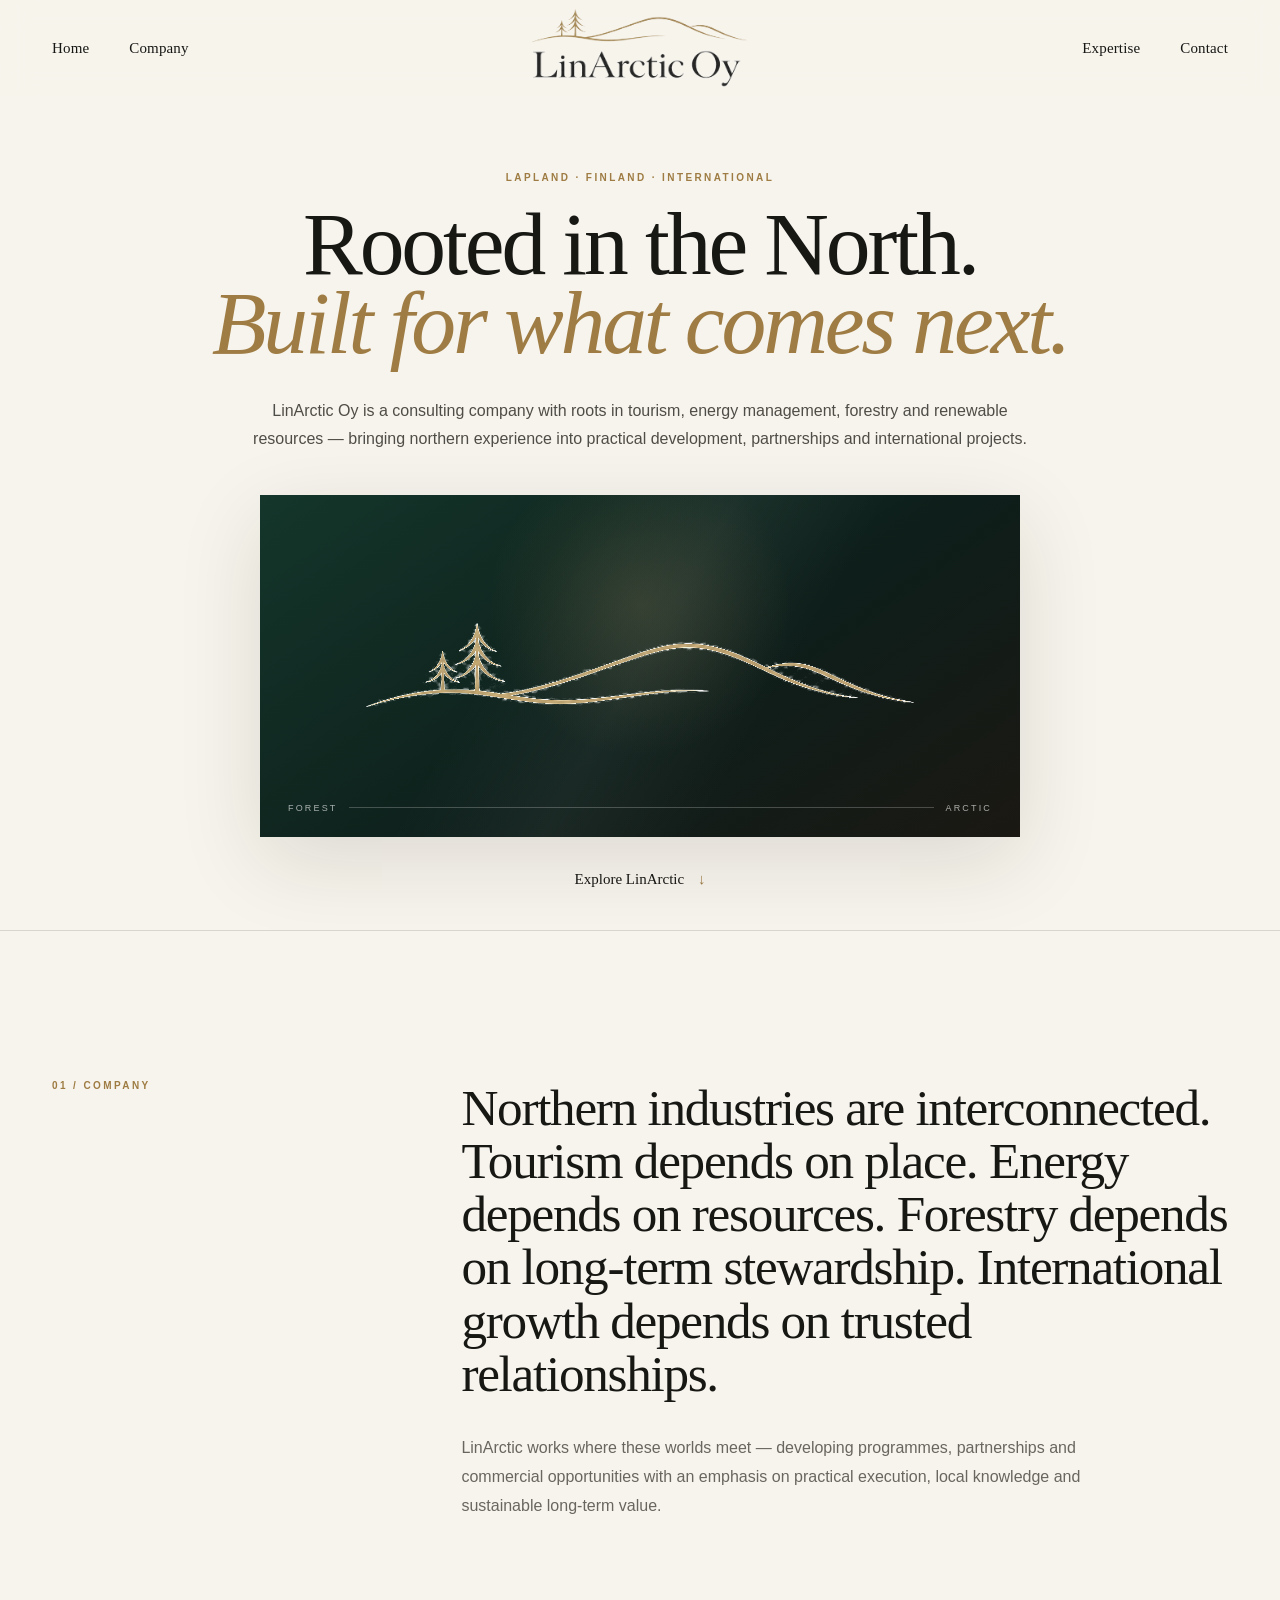
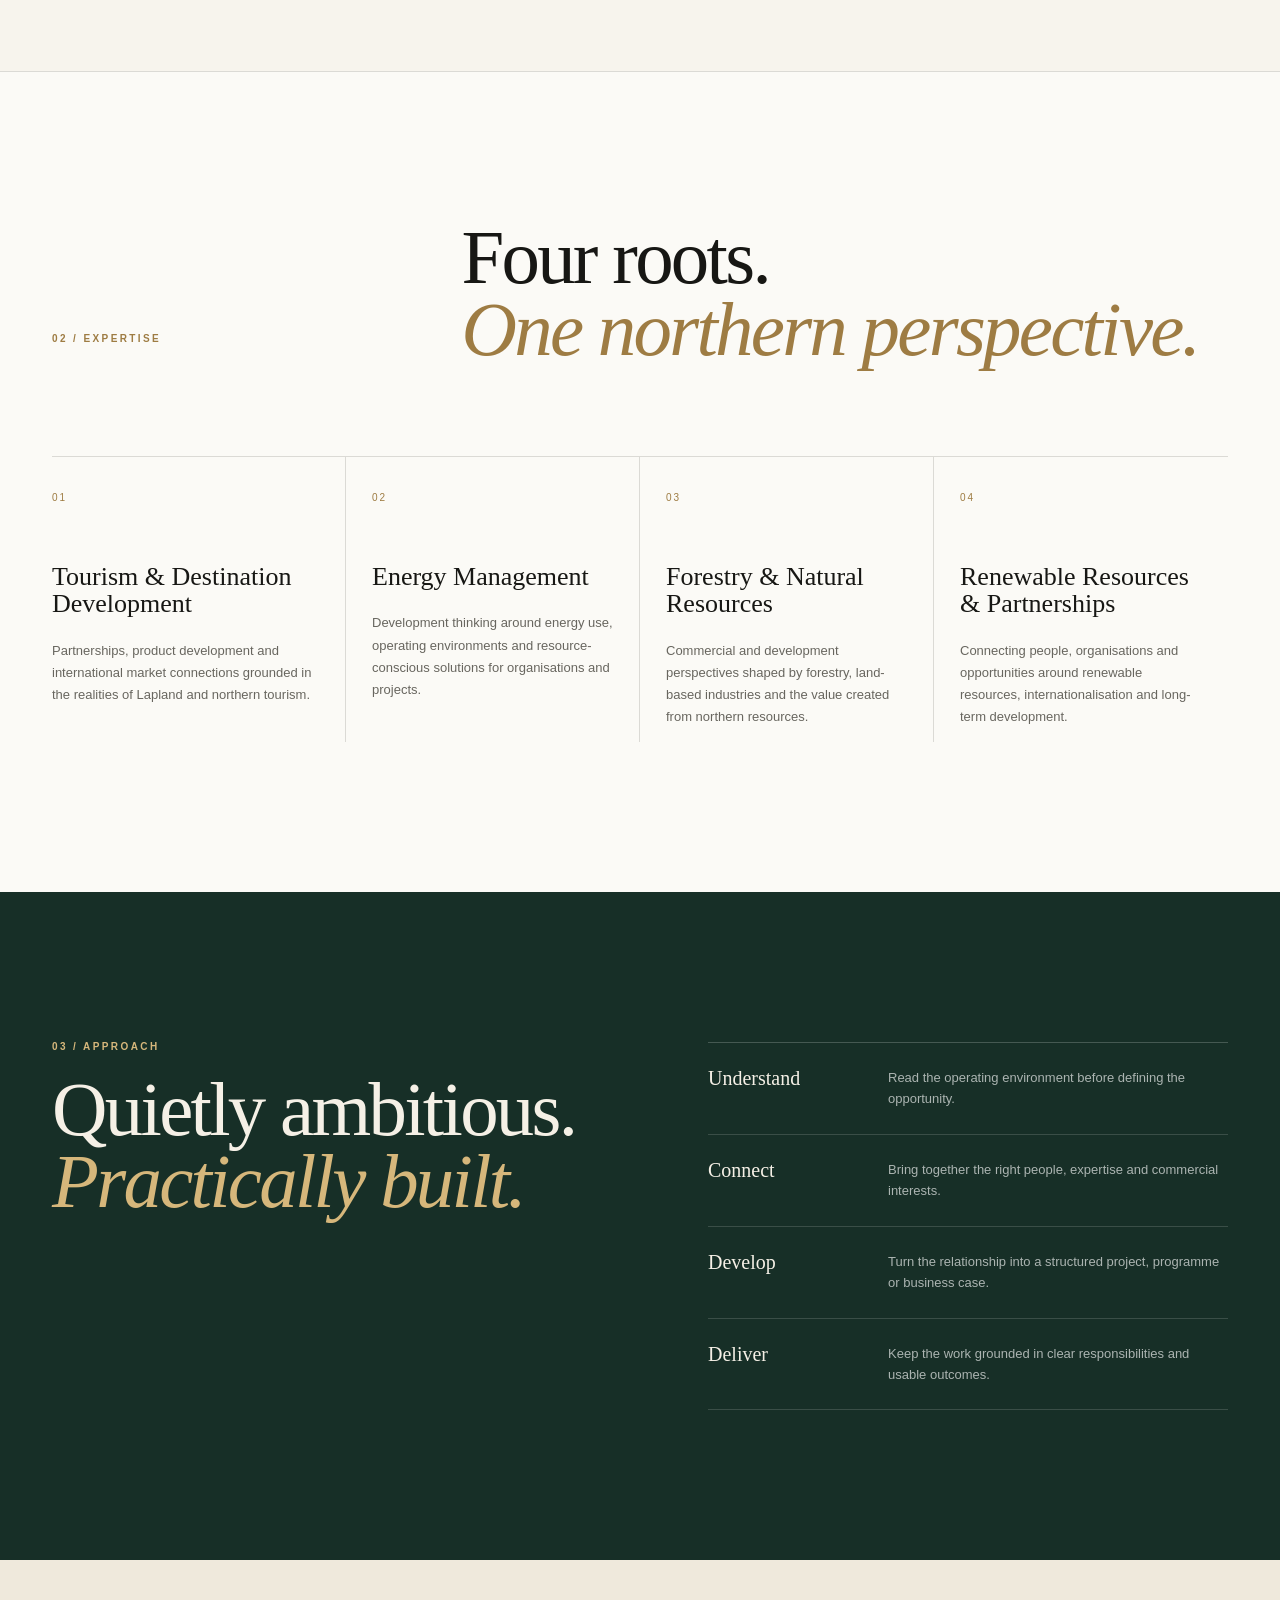
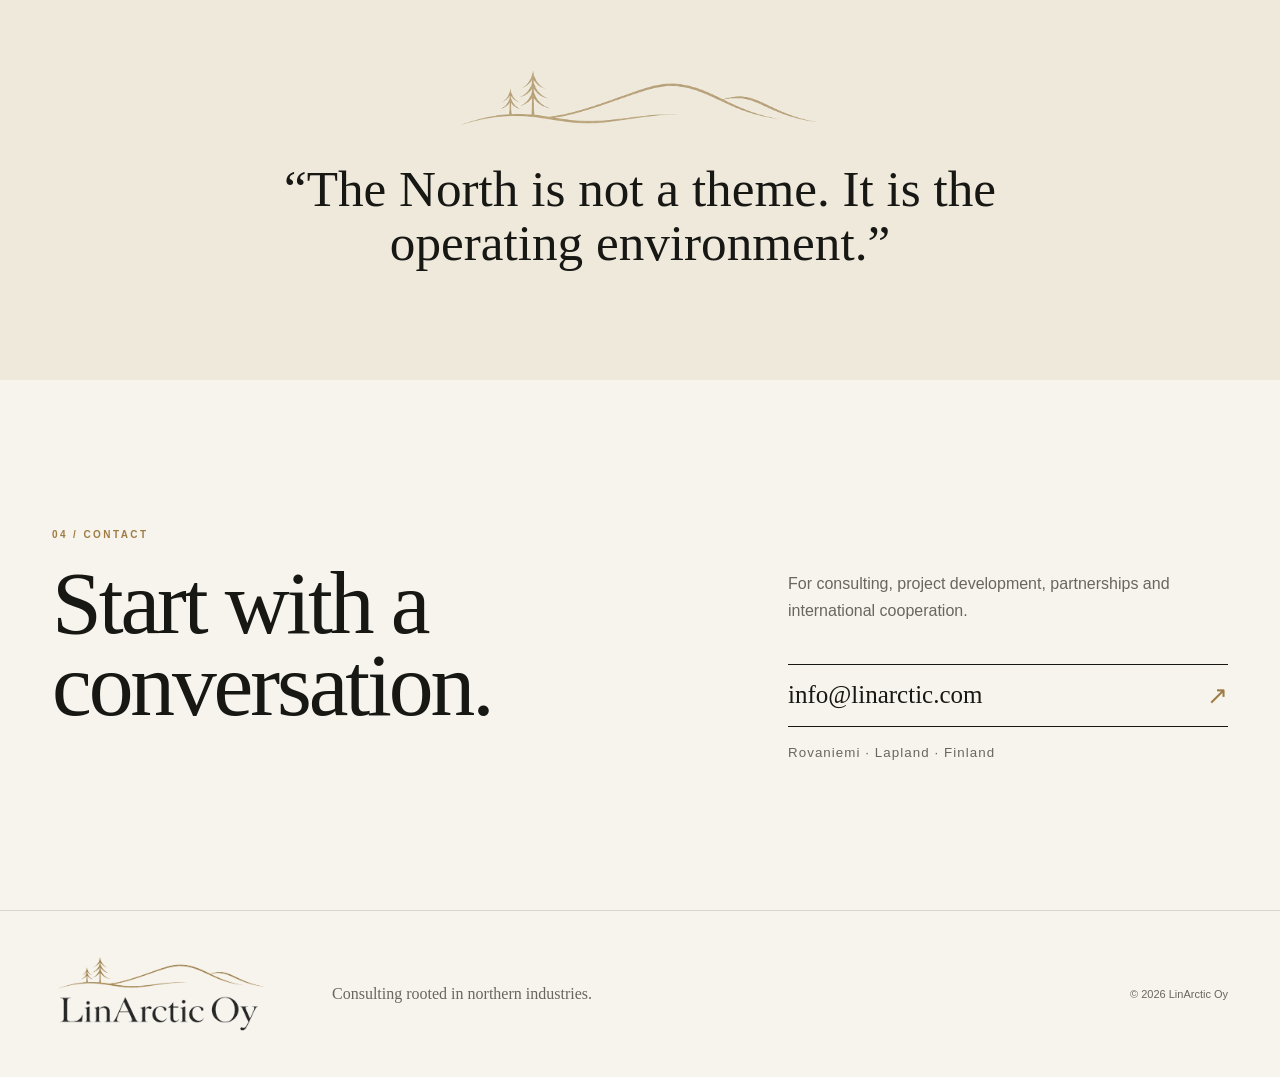
<file: linarctic-website/index.html>
<!doctype html>
<html lang="en">
<head>
  <meta charset="utf-8">
  <meta name="viewport" content="width=device-width, initial-scale=1">
  <meta name="theme-color" content="#f7f4ed">
  <meta name="description" content="LinArctic Oy is a Lapland-rooted consulting company working across tourism, energy management, forestry, renewable resources and international partnerships.">
  <title>LinArctic Oy — Rooted in the North</title>
  <link rel="stylesheet" href="./assets/styles.css">
</head>
<body>
  <header class="site-header" id="top">
    <div class="nav-shell">
      <nav class="nav-side nav-left" aria-label="Primary left navigation">
        <a href="#top">Home</a>
        <a href="#company">Company</a>
      </nav>

      <a class="brand" href="#top" aria-label="LinArctic Oy home">
        <img src="./assets/linarctic-logo.png" alt="LinArctic Oy">
      </a>

      <nav class="nav-side nav-right" aria-label="Primary right navigation">
        <a href="#expertise">Expertise</a>
        <a href="#contact">Contact</a>
      </nav>

      <button class="menu-toggle" type="button" aria-expanded="false" aria-label="Open navigation">
        <span></span><span></span>
      </button>
    </div>
    <nav class="mobile-nav" aria-label="Mobile navigation">
      <a href="#top">Home</a>
      <a href="#company">Company</a>
      <a href="#expertise">Expertise</a>
      <a href="#contact">Contact</a>
    </nav>
  </header>

  <main>
    <section class="hero" aria-labelledby="hero-title">
      <div class="hero-copy reveal">
        <p class="kicker">LAPLAND · FINLAND · INTERNATIONAL</p>
        <h1 id="hero-title">Rooted in the North.<br><em>Built for what comes next.</em></h1>
        <p class="hero-intro">LinArctic Oy is a consulting company with roots in tourism, energy management, forestry and renewable resources — bringing northern experience into practical development, partnerships and international projects.</p>
      </div>

      <div class="hero-visual reveal" aria-label="LinArctic northern landscape identity">
        <div class="visual-glow"></div>
        <img src="./assets/linarctic-mark.png" alt="" aria-hidden="true">
        <div class="visual-caption">
          <span>FOREST</span>
          <i></i>
          <span>ARCTIC</span>
        </div>
      </div>

      <a class="scroll-cue" href="#expertise">Explore LinArctic <span>↓</span></a>
    </section>

    <section class="statement" id="company">
      <div class="section-shell statement-grid">
        <p class="section-number">01 / COMPANY</p>
        <div class="statement-copy reveal">
          <p class="lead">Northern industries are interconnected. Tourism depends on place. Energy depends on resources. Forestry depends on long-term stewardship. International growth depends on trusted relationships.</p>
          <p>LinArctic works where these worlds meet — developing programmes, partnerships and commercial opportunities with an emphasis on practical execution, local knowledge and sustainable long-term value.</p>
        </div>
      </div>
    </section>

    <section class="expertise" id="expertise">
      <div class="section-shell">
        <div class="section-head reveal">
          <p class="section-number">02 / EXPERTISE</p>
          <h2>Four roots.<br><em>One northern perspective.</em></h2>
        </div>

        <div class="expertise-grid">
          <article class="expertise-card reveal">
            <span>01</span>
            <h3>Tourism & Destination Development</h3>
            <p>Partnerships, product development and international market connections grounded in the realities of Lapland and northern tourism.</p>
          </article>
          <article class="expertise-card reveal">
            <span>02</span>
            <h3>Energy Management</h3>
            <p>Development thinking around energy use, operating environments and resource-conscious solutions for organisations and projects.</p>
          </article>
          <article class="expertise-card reveal">
            <span>03</span>
            <h3>Forestry & Natural Resources</h3>
            <p>Commercial and development perspectives shaped by forestry, land-based industries and the value created from northern resources.</p>
          </article>
          <article class="expertise-card reveal">
            <span>04</span>
            <h3>Renewable Resources & Partnerships</h3>
            <p>Connecting people, organisations and opportunities around renewable resources, internationalisation and long-term development.</p>
          </article>
        </div>
      </div>
    </section>

    <section class="approach">
      <div class="section-shell approach-grid">
        <div class="approach-title reveal">
          <p class="section-number">03 / APPROACH</p>
          <h2>Quietly ambitious.<br><em>Practically built.</em></h2>
        </div>
        <div class="approach-copy reveal">
          <div class="approach-row"><strong>Understand</strong><span>Read the operating environment before defining the opportunity.</span></div>
          <div class="approach-row"><strong>Connect</strong><span>Bring together the right people, expertise and commercial interests.</span></div>
          <div class="approach-row"><strong>Develop</strong><span>Turn the relationship into a structured project, programme or business case.</span></div>
          <div class="approach-row"><strong>Deliver</strong><span>Keep the work grounded in clear responsibilities and usable outcomes.</span></div>
        </div>
      </div>
    </section>

    <section class="north-note">
      <div class="north-note-inner reveal">
        <img src="./assets/linarctic-mark.png" alt="" aria-hidden="true">
        <blockquote>“The North is not a theme. It is the operating environment.”</blockquote>
      </div>
    </section>

    <section class="contact" id="contact">
      <div class="section-shell contact-grid">
        <div class="reveal">
          <p class="section-number">04 / CONTACT</p>
          <h2>Start with a conversation.</h2>
        </div>
        <div class="contact-side reveal">
          <p>For consulting, project development, partnerships and international cooperation.</p>
          <a class="contact-link" href="mailto:info@linarctic.com">info@linarctic.com <span>↗</span></a>
          <small>Rovaniemi · Lapland · Finland</small>
        </div>
      </div>
    </section>
  </main>

  <footer>
    <div class="footer-shell">
      <img src="./assets/linarctic-logo.png" alt="LinArctic Oy">
      <p>Consulting rooted in northern industries.</p>
      <span>© 2026 LinArctic Oy</span>
    </div>
  </footer>

  <script src="./assets/app.js"></script>
</body>
</html>
</file>
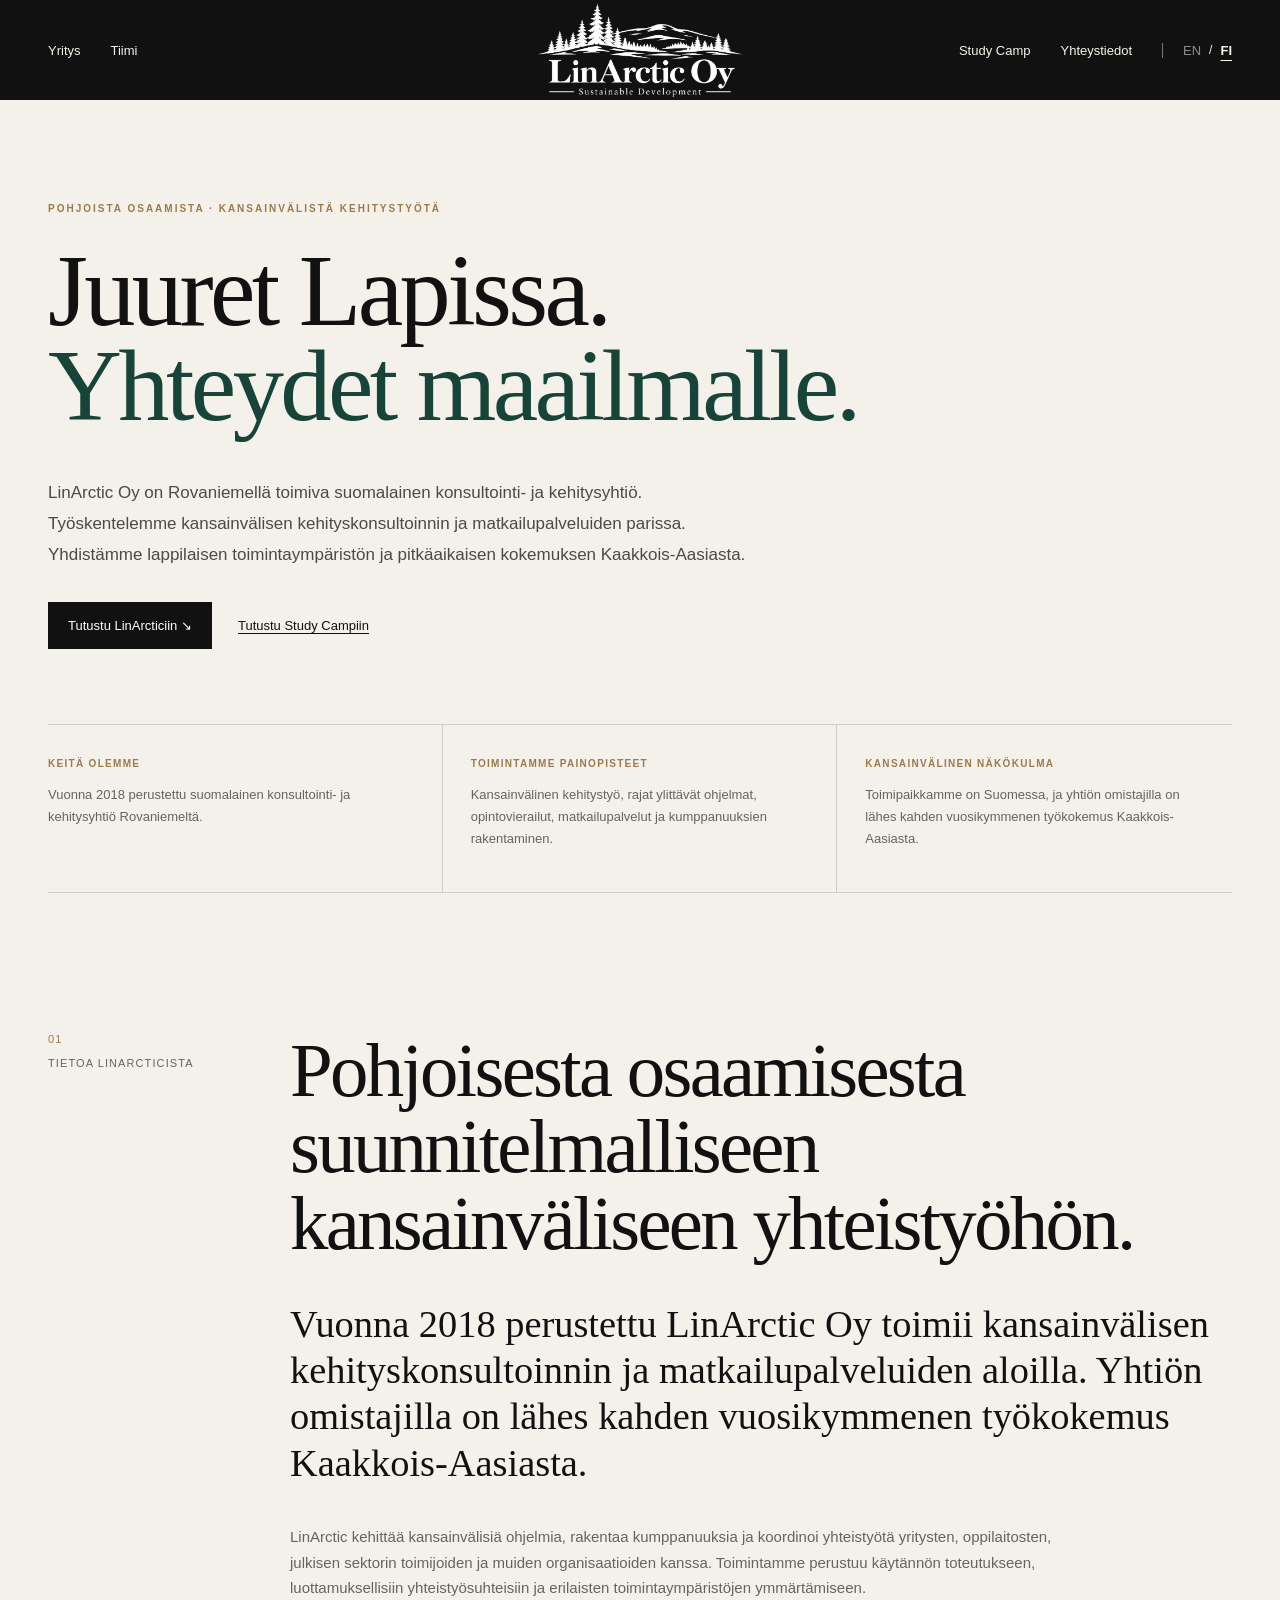
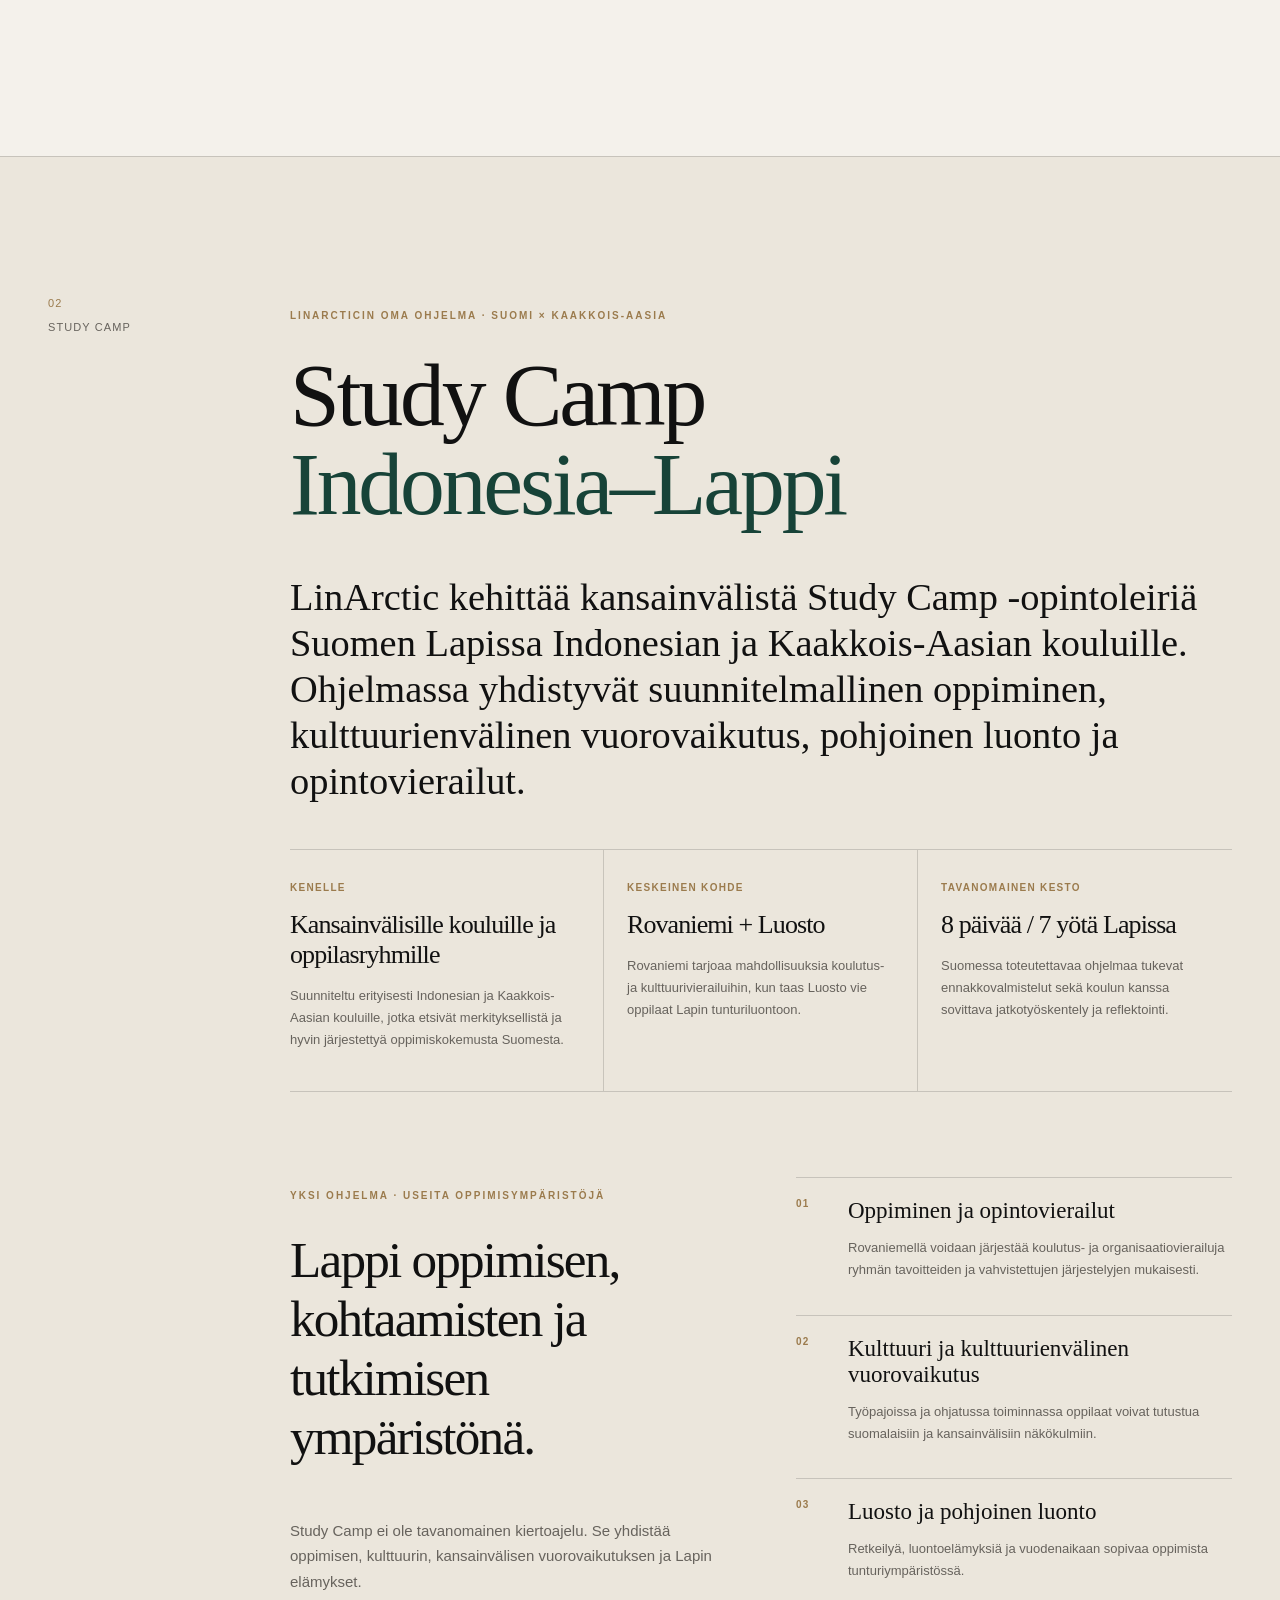
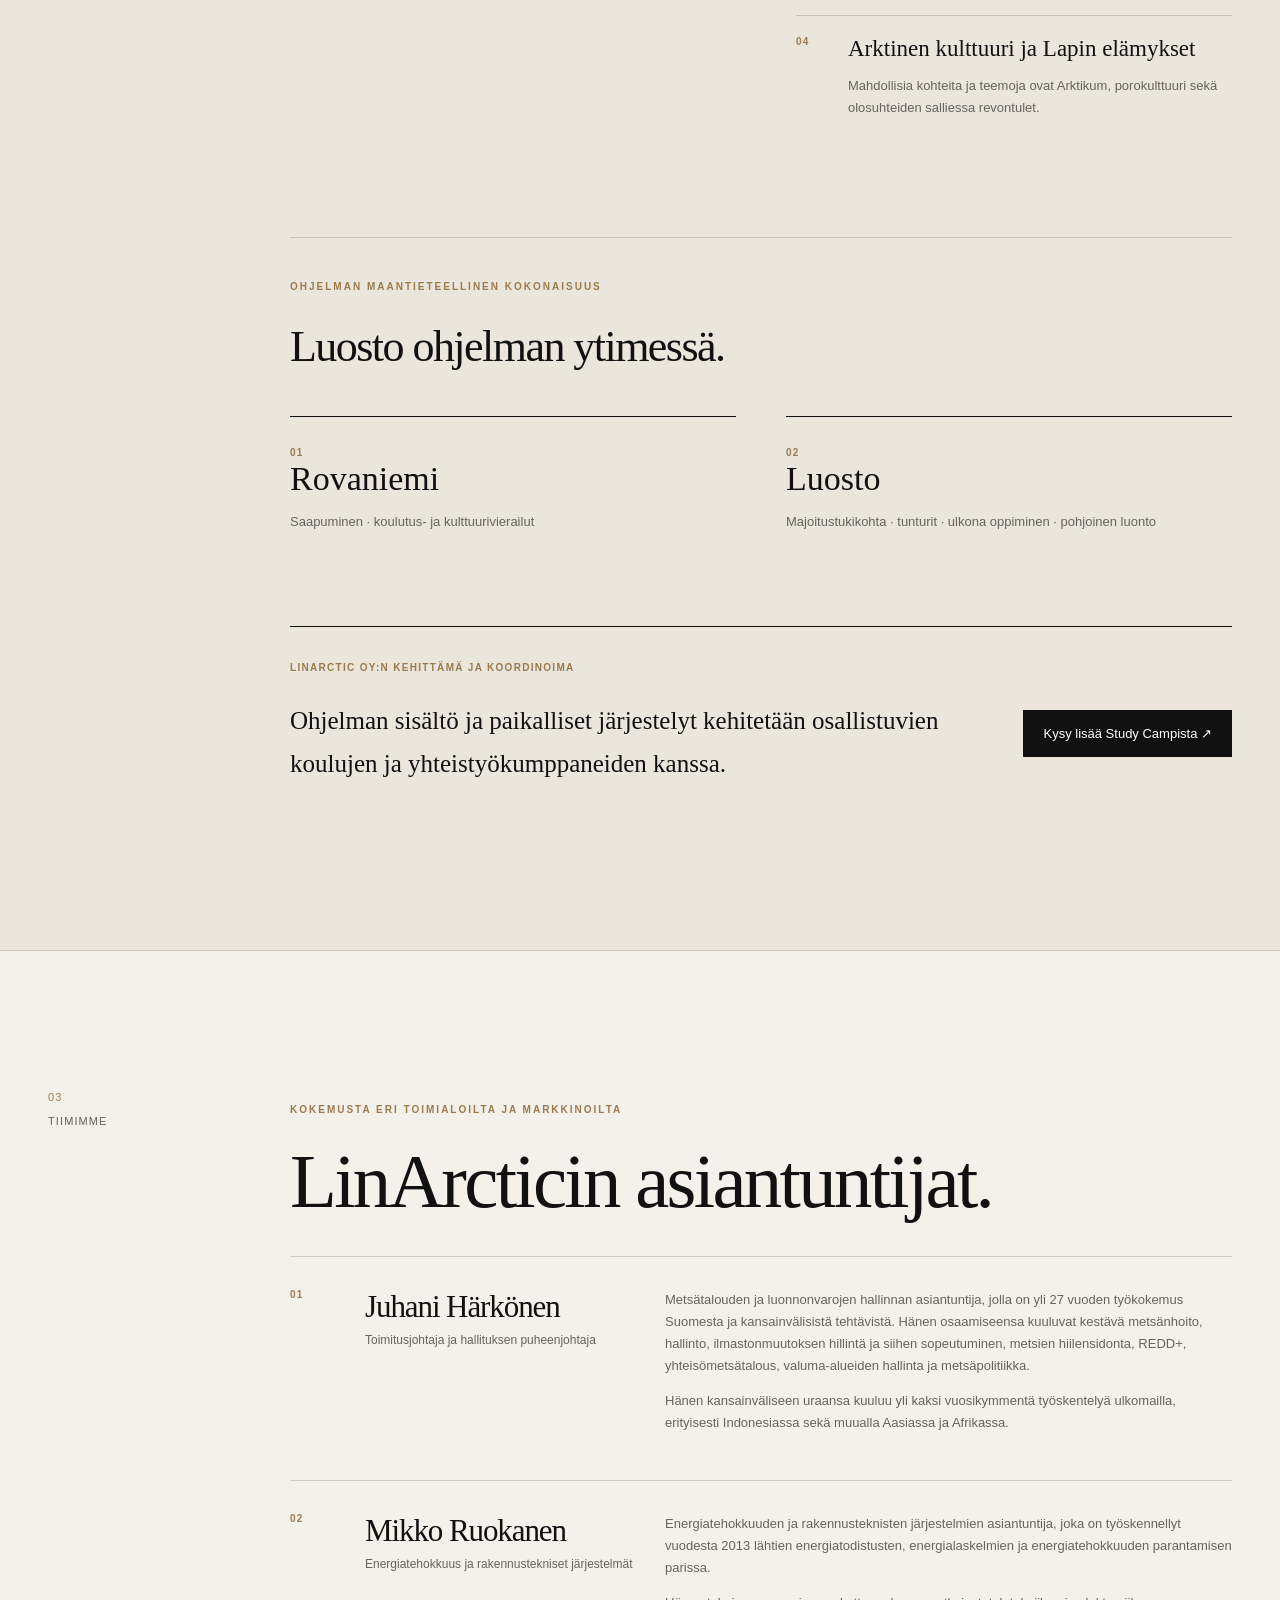
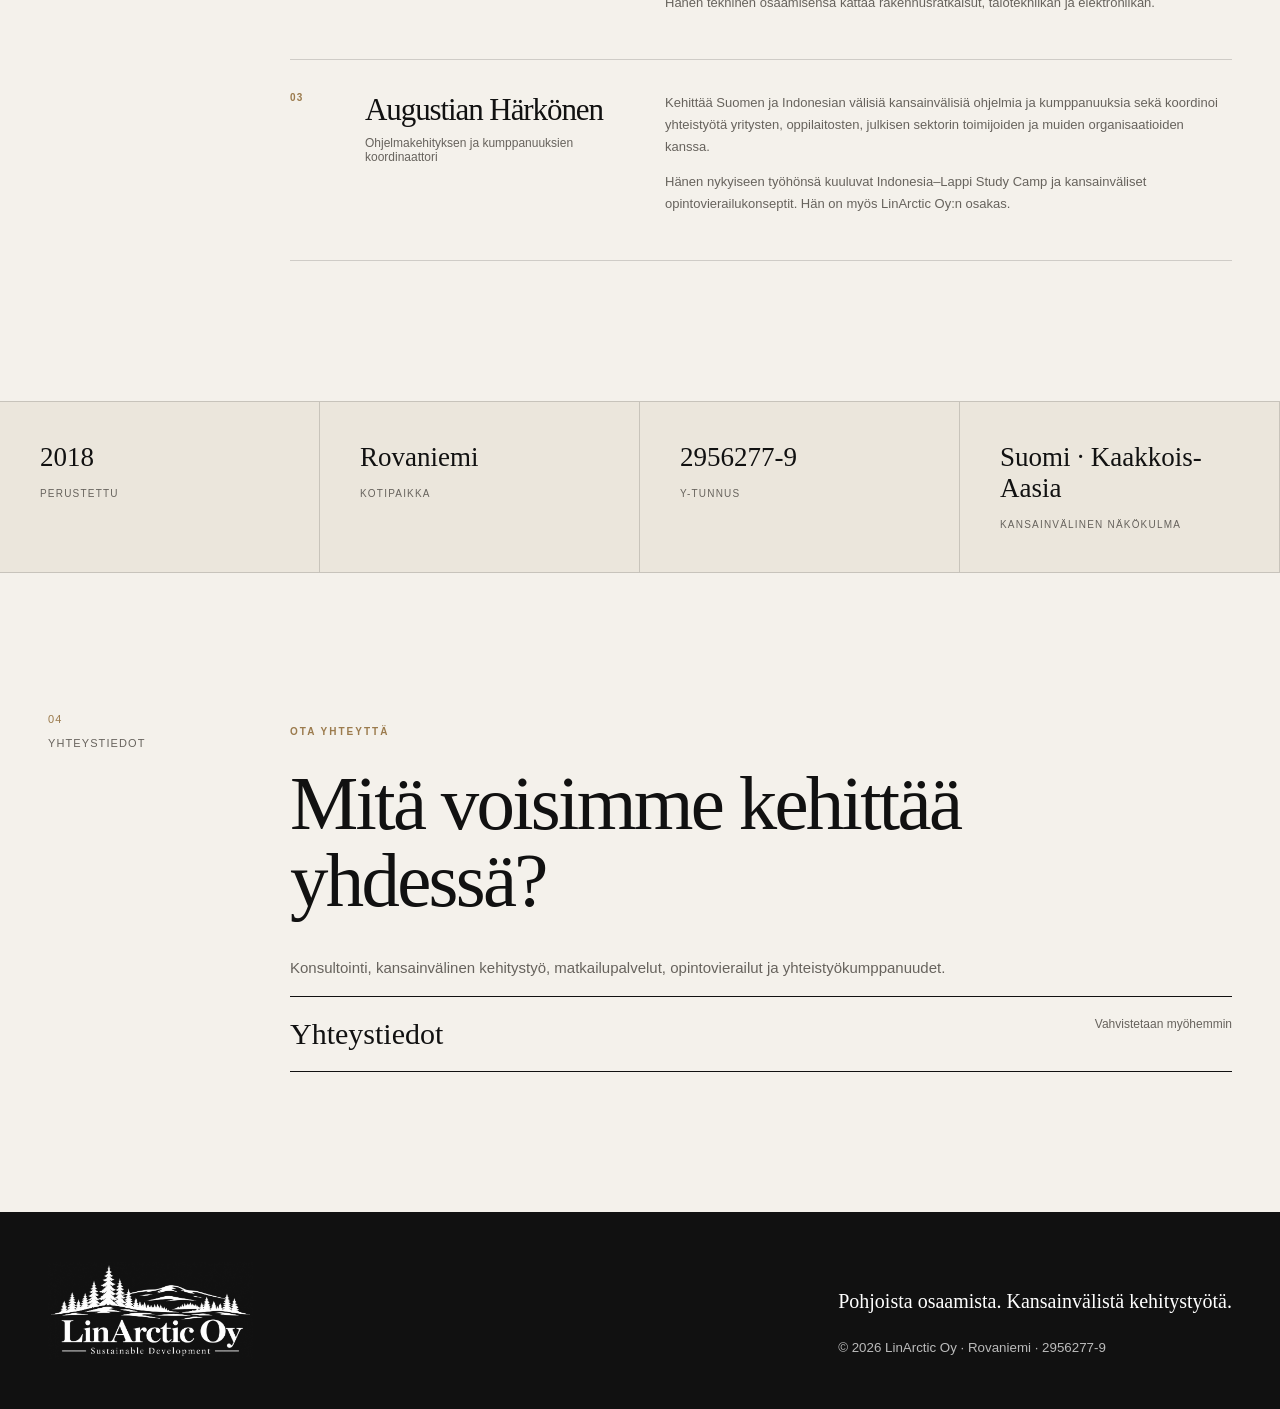
<file: fi.html>
<!doctype html><html lang="fi"><head><meta charset="utf-8"><meta name="viewport" content="width=device-width,initial-scale=1"><meta name="description" content="LinArctic Oy on Rovaniemellä toimiva suomalainen kansainvälisen kehityskonsultoinnin ja matkailupalveluiden yritys."><meta name="theme-color" content="#111111"><title>LinArctic Oy — Pohjoista osaamista · Kansainvälistä kehitystyötä</title><link rel="alternate" hreflang="en" href="index.html"><link rel="alternate" hreflang="fi" href="fi.html"><link rel="stylesheet" href="styles.css"></head><body id="top"><header><div class="nav"><nav class="links"><a href="#about">Yritys</a><a href="#team">Tiimi</a></nav><a class="brand brand-logo" href="#top" aria-label="LinArctic Oy"><img src="linarctic-logo.png" alt="LinArctic Oy — Sustainable Development" width="310" height="146"></a><div class="links right"><a href="#studycamp">Study Camp</a><a href="#contact">Yhteystiedot</a><div class="switch" role="group" aria-label="Language / Kieli"><a href="index.html" lang="en" >EN</a><span>/</span><a href="fi.html" lang="fi" aria-current="page">FI</a></div></div><button class="menu-button" aria-expanded="false" aria-controls="mobile">☰ Menu</button></div><nav class="mobile" id="mobile"><a href="#about">Yritys</a><a href="#team">Tiimi</a><a href="#studycamp">Study Camp</a><a href="#contact">Yhteystiedot</a><div class="switch" role="group" aria-label="Language / Kieli"><a href="index.html" lang="en" >EN</a><span>/</span><a href="fi.html" lang="fi" aria-current="page">FI</a></div></nav></header><main><section class="hero"><p class="eyebrow">POHJOISTA OSAAMISTA · KANSAINVÄLISTÄ KEHITYSTYÖTÄ</p><h1>Juuret Lapissa.<br><span>Yhteydet maailmalle.</span></h1><p class="lead">LinArctic Oy on Rovaniemellä toimiva suomalainen konsultointi- ja kehitysyhtiö. Työskentelemme kansainvälisen kehityskonsultoinnin ja matkailupalveluiden parissa. Yhdistämme lappilaisen toimintaympäristön ja pitkäaikaisen kokemuksen Kaakkois-Aasiasta.</p><div class="buttons"><a class="button" href="#about">Tutustu LinArcticiin ↘</a><a class="textbutton" href="#studycamp">Tutustu Study Campiin</a></div><div class="overview"><article><span class="small-label">Keitä olemme</span><p>Vuonna 2018 perustettu suomalainen konsultointi- ja kehitysyhtiö Rovaniemeltä.</p></article><article><span class="small-label">Toimintamme painopisteet</span><p>Kansainvälinen kehitystyö, rajat ylittävät ohjelmat, opintovierailut, matkailupalvelut ja kumppanuuksien rakentaminen.</p></article><article><span class="small-label">Kansainvälinen näkökulma</span><p>Toimipaikkamme on Suomessa, ja yhtiön omistajilla on lähes kahden vuosikymmenen työkokemus Kaakkois-Aasiasta.</p></article></div></section><section class="section" id="about"><div class="shell split"><div class="side-label"><span>01</span>Tietoa LinArcticista</div><div><h2>Pohjoisesta osaamisesta suunnitelmalliseen kansainväliseen yhteistyöhön.</h2><p class="intro-large">Vuonna 2018 perustettu LinArctic Oy toimii kansainvälisen kehityskonsultoinnin ja matkailupalveluiden aloilla. Yhtiön omistajilla on lähes kahden vuosikymmenen työkokemus Kaakkois-Aasiasta.</p><p class="main-copy">LinArctic kehittää kansainvälisiä ohjelmia, rakentaa kumppanuuksia ja koordinoi yhteistyötä yritysten, oppilaitosten, julkisen sektorin toimijoiden ja muiden organisaatioiden kanssa. Toimintamme perustuu käytännön toteutukseen, luottamuksellisiin yhteistyösuhteisiin ja erilaisten toimintaympäristöjen ymmärtämiseen.</p></div></div></section><section class="section tinted" id="studycamp"><div class="shell split"><div class="side-label"><span>02</span>Study Camp</div><div><p class="eyebrow">LINARCTICIN OMA OHJELMA · SUOMI × KAAKKOIS-AASIA</p><h2 class="programme-title">Study Camp<br><span class="accent">Indonesia–Lappi</span></h2><p class="programme-lead">LinArctic kehittää kansainvälistä Study Camp -opintoleiriä Suomen Lapissa Indonesian ja Kaakkois-Aasian kouluille. Ohjelmassa yhdistyvät suunnitelmallinen oppiminen, kulttuurienvälinen vuorovaikutus, pohjoinen luonto ja opintovierailut.</p><div class="facts"><article><span class="small-label">Kenelle</span><h3>Kansainvälisille kouluille ja oppilasryhmille</h3><p>Suunniteltu erityisesti Indonesian ja Kaakkois-Aasian kouluille, jotka etsivät merkityksellistä ja hyvin järjestettyä oppimiskokemusta Suomesta.</p></article><article><span class="small-label">Keskeinen kohde</span><h3>Rovaniemi + Luosto</h3><p>Rovaniemi tarjoaa mahdollisuuksia koulutus- ja kulttuurivierailuihin, kun taas Luosto vie oppilaat Lapin tunturiluontoon.</p></article><article><span class="small-label">Tavanomainen kesto</span><h3>8 päivää / 7 yötä Lapissa</h3><p>Suomessa toteutettavaa ohjelmaa tukevat ennakkovalmistelut sekä koulun kanssa sovittava jatkotyöskentely ja reflektointi.</p></article></div><div class="steps"><div><p class="eyebrow">YKSI OHJELMA · USEITA OPPIMISYMPÄRISTÖJÄ</p><h3>Lappi oppimisen, kohtaamisten ja tutkimisen ympäristönä.</h3><p class="main-copy">Study Camp ei ole tavanomainen kiertoajelu. Se yhdistää oppimisen, kulttuurin, kansainvälisen vuorovaikutuksen ja Lapin elämykset.</p></div><div><div class="step"><span class="small-label">01</span><div><b>Oppiminen ja opintovierailut</b><p>Rovaniemellä voidaan järjestää koulutus- ja organisaatiovierailuja ryhmän tavoitteiden ja vahvistettujen järjestelyjen mukaisesti.</p></div></div><div class="step"><span class="small-label">02</span><div><b>Kulttuuri ja kulttuurienvälinen vuorovaikutus</b><p>Työpajoissa ja ohjatussa toiminnassa oppilaat voivat tutustua suomalaisiin ja kansainvälisiin näkökulmiin.</p></div></div><div class="step"><span class="small-label">03</span><div><b>Luosto ja pohjoinen luonto</b><p>Retkeilyä, luontoelämyksiä ja vuodenaikaan sopivaa oppimista tunturiympäristössä.</p></div></div><div class="step"><span class="small-label">04</span><div><b>Arktinen kulttuuri ja Lapin elämykset</b><p>Mahdollisia kohteita ja teemoja ovat Arktikum, porokulttuuri sekä olosuhteiden salliessa revontulet.</p></div></div></div></div><div class="route"><p class="eyebrow">OHJELMAN MAANTIETEELLINEN KOKONAISUUS</p><h3>Luosto ohjelman ytimessä.</h3><div class="route-grid"><div><span class="small-label">01</span><br><strong>Rovaniemi</strong><p>Saapuminen · koulutus- ja kulttuurivierailut</p></div><div><span class="small-label">02</span><br><strong>Luosto</strong><p>Majoitustukikohta · tunturit · ulkona oppiminen · pohjoinen luonto</p></div></div></div><div class="enquiry"><div><span class="small-label">LinArctic Oy:n kehittämä ja koordinoima</span><p>Ohjelman sisältö ja paikalliset järjestelyt kehitetään osallistuvien koulujen ja yhteistyökumppaneiden kanssa.</p></div><a class="button" href="#contact">Kysy lisää Study Campista ↗</a></div></div></div></section><section class="section" id="team"><div class="shell split"><div class="side-label"><span>03</span>Tiimimme</div><div><p class="eyebrow">KOKEMUSTA ERI TOIMIALOILTA JA MARKKINOILTA</p><h2>LinArcticin asiantuntijat.</h2><div class="team"><article class="person"><span class="small-label">01</span><div><h3>Juhani Härkönen</h3><div class="role">Toimitusjohtaja ja hallituksen puheenjohtaja</div></div><div class="bio"><p>Metsätalouden ja luonnonvarojen hallinnan asiantuntija, jolla on yli 27 vuoden työkokemus Suomesta ja kansainvälisistä tehtävistä. Hänen osaamiseensa kuuluvat kestävä metsänhoito, hallinto, ilmastonmuutoksen hillintä ja siihen sopeutuminen, metsien hiilensidonta, REDD+, yhteisömetsätalous, valuma-alueiden hallinta ja metsäpolitiikka.</p><p>Hänen kansainväliseen uraansa kuuluu yli kaksi vuosikymmentä työskentelyä ulkomailla, erityisesti Indonesiassa sekä muualla Aasiassa ja Afrikassa.</p></div></article><article class="person"><span class="small-label">02</span><div><h3>Mikko Ruokanen</h3><div class="role">Energiatehokkuus ja rakennustekniset järjestelmät</div></div><div class="bio"><p>Energiatehokkuuden ja rakennusteknisten järjestelmien asiantuntija, joka on työskennellyt vuodesta 2013 lähtien energiatodistusten, energialaskelmien ja energiatehokkuuden parantamisen parissa.</p><p>Hänen tekninen osaamisensa kattaa rakennusratkaisut, talotekniikan ja elektroniikan.</p></div></article><article class="person"><span class="small-label">03</span><div><h3>Augustian Härkönen</h3><div class="role">Ohjelmakehityksen ja kumppanuuksien koordinaattori</div></div><div class="bio"><p>Kehittää Suomen ja Indonesian välisiä kansainvälisiä ohjelmia ja kumppanuuksia sekä koordinoi yhteistyötä yritysten, oppilaitosten, julkisen sektorin toimijoiden ja muiden organisaatioiden kanssa.</p><p>Hänen nykyiseen työhönsä kuuluvat Indonesia–Lappi Study Camp ja kansainväliset opintovierailukonseptit. Hän on myös LinArctic Oy:n osakas.</p></div></article></div></div></div></section><div class="stats"><div><strong>2018</strong><span>Perustettu</span></div><div><strong>Rovaniemi</strong><span>Kotipaikka</span></div><div><strong>2956277-9</strong><span>Y-tunnus</span></div><div><strong>Suomi · Kaakkois-Aasia</strong><span>Kansainvälinen näkökulma</span></div></div><section class="section" id="contact"><div class="shell split"><div class="side-label"><span>04</span>Yhteystiedot</div><div><p class="eyebrow">OTA YHTEYTTÄ</p><h2>Mitä voisimme kehittää yhdessä?</h2><p class="main-copy">Konsultointi, kansainvälinen kehitystyö, matkailupalvelut, opintovierailut ja yhteistyökumppanuudet.</p><div class="pending"><span>Yhteystiedot</span><em>Vahvistetaan myöhemmin</em></div></div></div></section></main><footer><div class="foot"><div class="brand footer-logo"><img src="linarctic-logo.png" alt="LinArctic Oy — Sustainable Development" width="310" height="146"></div><div><p>Pohjoista osaamista. Kansainvälistä kehitystyötä.</p><small>© 2026 LinArctic Oy · Rovaniemi · 2956277-9</small></div></div></footer><script src="script.js"></script></body></html>
</file>
<file: linarctic-website/assets/styles.css>
:root {
  --paper: #f7f4ed;
  --paper-2: #fbfaf6;
  --ink: #171714;
  --muted: #68665f;
  --gold: #9e7c43;
  --gold-soft: #b89862;
  --forest: #183f30;
  --line: rgba(23, 23, 20, .14);
  --serif: "EB Garamond", "Iowan Old Style", "Palatino Linotype", Georgia, serif;
  --sans: "Inter", "Helvetica Neue", Arial, sans-serif;
}

* { box-sizing: border-box; }
html { scroll-behavior: smooth; }
body {
  margin: 0;
  background: var(--paper);
  color: var(--ink);
  font-family: var(--sans);
  -webkit-font-smoothing: antialiased;
}
a { color: inherit; text-decoration: none; }
img { display: block; max-width: 100%; }

.site-header {
  position: sticky;
  top: 0;
  z-index: 50;
  background: rgba(247, 244, 237, .95);
  backdrop-filter: blur(14px);
  border-bottom: 1px solid transparent;
  transition: border-color .3s ease, background .3s ease;
}
.site-header.is-scrolled { border-color: var(--line); }
.nav-shell {
  height: 96px;
  max-width: 1260px;
  margin: 0 auto;
  padding: 0 42px;
  display: grid;
  grid-template-columns: 1fr 270px 1fr;
  align-items: center;
}
.nav-side { display: flex; align-items: center; gap: 40px; }
.nav-right { justify-content: flex-end; }
.nav-side a {
  font-family: var(--serif);
  font-size: 15px;
  letter-spacing: .01em;
  position: relative;
}
.nav-side a::after {
  content: "";
  position: absolute;
  left: 0; right: 100%; bottom: -8px;
  height: 1px; background: var(--ink);
  transition: right .25s ease;
}
.nav-side a:hover::after { right: 0; }
.brand { justify-self: center; width: 230px; }
.brand img { width: 100%; }
.menu-toggle, .mobile-nav { display: none; }

.hero {
  min-height: calc(100vh - 96px);
  padding: 76px 42px 42px;
  display: grid;
  grid-template-rows: auto 1fr auto;
  justify-items: center;
  position: relative;
  overflow: hidden;
}
.hero-copy { text-align: center; max-width: 970px; position: relative; z-index: 2; }
.kicker, .section-number {
  margin: 0 0 22px;
  font-size: 10px;
  line-height: 1;
  font-weight: 600;
  letter-spacing: .24em;
  color: var(--gold);
}
.hero h1, .section-head h2, .approach-title h2, .contact h2 {
  margin: 0;
  font-family: var(--serif);
  font-weight: 400;
  letter-spacing: -.035em;
}
.hero h1 { font-size: clamp(58px, 7vw, 112px); line-height: .88; }
.hero h1 em, .section-head h2 em, .approach-title h2 em {
  font-weight: 400;
  color: var(--gold);
}
.hero-intro {
  max-width: 800px;
  margin: 34px auto 0;
  color: #4f4d47;
  font-size: 16px;
  line-height: 1.75;
}
.hero-visual {
  width: min(760px, 76vw);
  height: clamp(290px, 38vh, 430px);
  margin-top: 42px;
  background:
    radial-gradient(circle at 50% 32%, rgba(184,152,98,.18), transparent 34%),
    linear-gradient(145deg, #14362b 0%, #0e1e1a 58%, #1b1813 100%);
  position: relative;
  overflow: hidden;
  display: flex;
  align-items: center;
  justify-content: center;
  box-shadow: 0 24px 80px rgba(36, 29, 17, .12);
}
.hero-visual::before {
  content: "";
  position: absolute;
  inset: 0;
  background: linear-gradient(120deg, transparent 34%, rgba(255,255,255,.05) 50%, transparent 66%);
}
.hero-visual img {
  width: 72%;
  filter: brightness(1.26) saturate(.82);
  opacity: .94;
  position: relative;
  z-index: 2;
}
.visual-caption {
  position: absolute;
  bottom: 24px;
  left: 28px;
  right: 28px;
  display: flex;
  align-items: center;
  gap: 12px;
  color: rgba(255,255,255,.64);
  font-size: 9px;
  letter-spacing: .24em;
}
.visual-caption i { height: 1px; flex: 1; background: rgba(255,255,255,.22); }
.scroll-cue {
  margin-top: 34px;
  font-family: var(--serif);
  font-size: 15px;
}
.scroll-cue span { margin-left: 10px; color: var(--gold); }

.section-shell { max-width: 1260px; margin: 0 auto; padding: 0 42px; }
.statement { padding: 150px 0; border-top: 1px solid var(--line); }
.statement-grid { display: grid; grid-template-columns: 1fr 2.4fr; gap: 90px; }
.statement-copy { max-width: 850px; }
.statement-copy .lead {
  margin: 0 0 34px;
  font-family: var(--serif);
  font-size: clamp(34px, 4vw, 60px);
  line-height: 1.04;
  letter-spacing: -.025em;
}
.statement-copy > p:last-child { margin: 0; max-width: 640px; color: var(--muted); line-height: 1.8; }

.expertise { padding: 150px 0; background: var(--paper-2); border-top: 1px solid var(--line); }
.section-head { display: grid; grid-template-columns: 1fr 2.4fr; gap: 90px; align-items: end; }
.section-head h2, .approach-title h2 { font-size: clamp(52px, 6vw, 92px); line-height: .94; }
.expertise-grid {
  margin-top: 90px;
  display: grid;
  grid-template-columns: repeat(4, 1fr);
  border-top: 1px solid var(--line);
}
.expertise-card { padding: 30px 26px 12px 0; min-height: 285px; border-right: 1px solid var(--line); }
.expertise-card + .expertise-card { padding-left: 26px; }
.expertise-card:last-child { border-right: 0; }
.expertise-card > span { color: var(--gold); font-size: 10px; letter-spacing: .2em; }
.expertise-card h3 { margin: 58px 0 22px; font-family: var(--serif); font-size: 26px; line-height: 1.06; font-weight: 400; }
.expertise-card p { margin: 0; color: var(--muted); font-size: 13px; line-height: 1.7; }

.approach { padding: 150px 0; background: #172f27; color: #f5f0e6; }
.approach-grid { display: grid; grid-template-columns: 1.05fr 1fr; gap: 110px; }
.approach .section-number { color: #d6b77b; }
.approach-title h2 em { color: #d6b77b; }
.approach-copy { border-top: 1px solid rgba(255,255,255,.2); }
.approach-row { display: grid; grid-template-columns: 140px 1fr; gap: 40px; padding: 24px 0; border-bottom: 1px solid rgba(255,255,255,.15); }
.approach-row strong { font-family: var(--serif); font-size: 20px; font-weight: 400; }
.approach-row span { color: rgba(255,255,255,.64); font-size: 13px; line-height: 1.65; }

.north-note { padding: 110px 42px; background: #efe9dc; }
.north-note-inner { max-width: 900px; margin: 0 auto; text-align: center; }
.north-note img { width: 360px; margin: 0 auto 36px; opacity: .72; }
.north-note blockquote { margin: 0; font-family: var(--serif); font-size: clamp(34px, 4vw, 58px); line-height: 1.05; }

.contact { padding: 150px 0; }
.contact-grid { display: grid; grid-template-columns: 1.4fr 1fr; gap: 120px; align-items: start; }
.contact h2 { font-size: clamp(56px, 7vw, 104px); line-height: .92; }
.contact-side { padding-top: 40px; }
.contact-side p { margin: 0 0 40px; color: var(--muted); line-height: 1.7; }
.contact-link { display: flex; justify-content: space-between; gap: 24px; padding: 16px 0; border-top: 1px solid var(--ink); border-bottom: 1px solid var(--ink); font-family: var(--serif); font-size: 25px; }
.contact-link span { color: var(--gold); }
.contact-side small { display: block; margin-top: 18px; color: var(--muted); letter-spacing: .08em; }

footer { border-top: 1px solid var(--line); padding: 40px 0; }
.footer-shell { max-width: 1260px; margin: 0 auto; padding: 0 42px; display: grid; grid-template-columns: 240px 1fr auto; gap: 40px; align-items: center; }
.footer-shell img { width: 220px; }
.footer-shell p { margin: 0; color: var(--muted); font-family: var(--serif); }
.footer-shell span { color: var(--muted); font-size: 11px; }

.reveal { opacity: 0; transform: translateY(18px); transition: opacity .75s ease, transform .75s ease; }
.reveal.is-visible { opacity: 1; transform: none; }

@media (max-width: 900px) {
  .nav-shell { height: 82px; padding: 0 22px; grid-template-columns: 1fr auto; }
  .brand { justify-self: start; width: 180px; }
  .nav-side { display: none; }
  .menu-toggle { display: block; justify-self: end; width: 36px; height: 36px; border: 0; background: transparent; padding: 8px; }
  .menu-toggle span { display: block; height: 1px; background: var(--ink); margin: 7px 0; transition: transform .25s ease; }
  .mobile-nav { display: none; padding: 10px 22px 24px; border-top: 1px solid var(--line); }
  .mobile-nav.is-open { display: grid; }
  .mobile-nav a { padding: 13px 0; font-family: var(--serif); font-size: 21px; }
  .hero { min-height: auto; padding: 72px 22px 38px; }
  .hero h1 { font-size: clamp(50px, 14vw, 82px); }
  .hero-visual { width: 100%; height: 320px; }
  .section-shell { padding: 0 22px; }
  .statement, .expertise, .approach, .contact { padding: 95px 0; }
  .statement-grid, .section-head, .approach-grid, .contact-grid { grid-template-columns: 1fr; gap: 44px; }
  .expertise-grid { grid-template-columns: 1fr 1fr; }
  .expertise-card, .expertise-card + .expertise-card { padding: 26px 22px 26px 0; min-height: 240px; border-bottom: 1px solid var(--line); }
  .expertise-card:nth-child(even) { padding-left: 22px; border-right: 0; }
  .north-note { padding: 78px 22px; }
  .footer-shell { padding: 0 22px; grid-template-columns: 1fr; }
}

@media (max-width: 560px) {
  .hero-intro { font-size: 14px; }
  .hero-visual { height: 260px; }
  .hero-visual img { width: 90%; }
  .expertise-grid { grid-template-columns: 1fr; }
  .expertise-card, .expertise-card + .expertise-card { padding: 26px 0; border-right: 0; }
  .approach-row { grid-template-columns: 100px 1fr; gap: 18px; }
  .contact-link { font-size: 20px; }
}
</file>
<file: styles.css>
:root{--paper:#f4f1eb;--paper2:#ebe6dc;--ink:#111;--muted:#67635d;--pine:#174338;--accent:#9b7b4d;--line:rgba(17,17,17,.16);--display:Georgia,serif;--sans:Arial,Helvetica,sans-serif}*{box-sizing:border-box}html{scroll-behavior:smooth}body{margin:0;background:var(--paper);color:var(--ink);font-family:var(--sans)}a{color:inherit;text-decoration:none}h1,h2,h3{font-family:var(--display);font-weight:400;margin-top:0;letter-spacing:-.035em}p{line-height:1.7}header{background:#111;color:#f6f2e9;position:sticky;top:0;z-index:10}.nav{max-width:1440px;margin:auto;min-height:100px;padding:0 48px;display:grid;grid-template-columns:1fr auto 1fr;gap:30px;align-items:center}.links{display:flex;gap:30px;align-items:center}.links.right{justify-content:flex-end}.links a{font-size:13px}.brand{font-family:Georgia,serif;font-size:27px;letter-spacing:-.06em;white-space:nowrap}.switch{display:flex;align-items:center;gap:8px;border-left:1px solid #777;padding-left:20px;font-size:12px}.switch a{opacity:.55}.switch a[aria-current=page]{opacity:1;font-weight:bold;text-decoration:underline;text-underline-offset:5px}.menu-button{display:none}.mobile{display:none}.hero,.shell{max-width:1440px;margin:auto;padding-left:48px;padding-right:48px}.hero{padding-top:90px}.eyebrow{color:var(--accent);text-transform:uppercase;font-size:10px;font-weight:bold;letter-spacing:.20em;margin-bottom:26px}.hero h1{max-width:1150px;font-size:clamp(65px,8vw,120px);line-height:.93;margin-bottom:45px}.hero h1 span,.accent{color:var(--pine)}.lead{font-size:17px;color:#4d4944;max-width:720px;line-height:1.8}.buttons{display:flex;gap:26px;align-items:center;margin:32px 0 75px}.button{background:#111;color:white;padding:16px 20px;font-size:13px}.textbutton{font-size:13px;border-bottom:1px solid}.overview{display:grid;grid-template-columns:repeat(3,1fr);border-top:1px solid var(--line);border-bottom:1px solid var(--line)}.overview article{padding:28px;border-right:1px solid var(--line)}.overview article:first-child{padding-left:0}.overview article:last-child{border-right:0}.small-label{font-size:10px;text-transform:uppercase;letter-spacing:.13em;color:var(--accent);font-weight:700}.overview p{color:var(--muted);font-size:13px}.section{padding:140px 0}.section.tinted{background:var(--paper2);border-top:1px solid var(--line);border-bottom:1px solid var(--line)}.split{display:grid;grid-template-columns:170px 1fr;gap:72px}.side-label{font-size:11px;letter-spacing:.1em;color:var(--muted);text-transform:uppercase}.side-label span{display:block;color:var(--accent);margin-bottom:12px}.section h2{font-size:clamp(50px,6vw,84px);line-height:1;margin-bottom:35px}.intro-large{font-family:Georgia,serif;font-size:clamp(27px,3vw,41px);line-height:1.2;max-width:1000px}.main-copy{color:var(--muted);max-width:800px;font-size:15px}.programme-title{font-size:clamp(55px,7vw,97px)!important}.programme-lead{font-family:Georgia,serif;font-size:clamp(27px,3vw,43px);line-height:1.2;margin:45px 0}.facts{display:grid;grid-template-columns:repeat(3,1fr);border-top:1px solid var(--line);border-bottom:1px solid var(--line)}.facts article{padding:27px 23px;border-right:1px solid var(--line)}.facts article:first-child{padding-left:0}.facts article:last-child{border-right:0}.facts h3{font-size:26px;margin:15px 0}.facts p,.step p{color:var(--muted);font-size:13px}.steps{display:grid;grid-template-columns:1fr 1fr;gap:70px;margin-top:85px}.steps h3{font-size:clamp(36px,4vw,57px)}.step{display:grid;grid-template-columns:40px 1fr;gap:12px;border-top:1px solid var(--line);padding:20px 0}.step b{font-family:Georgia,serif;font-weight:400;font-size:23px}.route{border-top:1px solid var(--line);margin-top:85px;padding-top:30px}.route h3{font-size:44px}.route-grid{display:grid;grid-template-columns:1fr 1fr;gap:50px;margin-top:30px}.route-grid div{border-top:1px solid var(--ink);padding-top:25px}.route-grid strong{font-family:Georgia,serif;font-size:34px;font-weight:normal}.route-grid p{color:var(--muted);font-size:13px}.enquiry{border-top:1px solid var(--ink);display:flex;align-items:center;justify-content:space-between;gap:30px;margin-top:80px;padding-top:30px}.enquiry p{font-family:Georgia,serif;font-size:25px;max-width:650px}.team{border-top:1px solid var(--line)}.person{display:grid;grid-template-columns:45px 270px 1fr;gap:30px;border-bottom:1px solid var(--line);padding:32px 0}.person h3{font-size:31px;margin-bottom:8px}.person .role{font-size:12px;color:var(--muted)}.bio p{font-size:13px;color:var(--muted);margin-top:0}.stats{background:var(--paper2);display:grid;grid-template-columns:repeat(4,1fr);border-top:1px solid var(--line);border-bottom:1px solid var(--line)}.stats div{padding:40px;border-right:1px solid var(--line)}.stats strong{display:block;font-family:Georgia,serif;font-size:27px;font-weight:normal;margin-bottom:10px}.stats span{font-size:10px;text-transform:uppercase;letter-spacing:.12em;color:var(--muted)}.pending{border-top:1px solid;border-bottom:1px solid;padding:20px 0;display:flex;justify-content:space-between;font-family:Georgia,serif;font-size:30px}.pending em{font-family:Arial,sans-serif;color:var(--muted);font-size:12px;font-style:normal}footer{background:#111;color:white;padding:50px 48px}.foot{max-width:1344px;margin:auto;display:flex;justify-content:space-between;align-items:center;gap:40px}.foot .brand{font-size:28px}.foot p{font-family:Georgia,serif;font-size:20px}.foot small{color:#bbb}@media(max-width:980px){.nav{grid-template-columns:1fr auto;min-height:80px;padding:0 22px}.links{display:none}.brand{font-size:25px}.menu-button{display:block;border:1px solid #666;background:transparent;color:white;padding:10px 14px;cursor:pointer}.mobile.open{display:flex;flex-direction:column;padding:20px 22px;gap:20px;border-top:1px solid #333}.mobile a{font-size:16px}.mobile .switch{border-left:0;padding:0}.hero,.shell{padding-left:22px;padding-right:22px}.hero{padding-top:55px}.hero h1{font-size:clamp(50px,13vw,80px)}.split{grid-template-columns:1fr;gap:30px}.section{padding:95px 0}.overview,.facts,.steps,.route-grid{grid-template-columns:1fr}.overview article,.facts article{border-right:0;border-bottom:1px solid var(--line);padding-left:0}.steps{gap:30px}.person{grid-template-columns:40px 1fr}.bio{grid-column:2}.stats{grid-template-columns:repeat(2,1fr)}.enquiry{align-items:flex-start;flex-direction:column}}@media(max-width:620px){.hero h1{font-size:clamp(48px,14vw,67px)}.section h2{font-size:clamp(44px,11vw,65px)}.buttons,.foot{flex-direction:column;align-items:flex-start}.facts h3{font-size:25px}.person{grid-template-columns:1fr;gap:8px}.bio{grid-column:1}.stats{grid-template-columns:1fr}.stats div{padding:25px}.pending{flex-direction:column;gap:12px;font-size:24px}.foot{gap:5px}footer{padding:35px 22px}}

/* Final LinArctic brand mark — consistent in both languages */
.brand-logo {display:block; width:210px; max-width:100%; line-height:0;}
.brand-logo img {display:block; width:100%; height:auto; filter:invert(1);}
.footer-logo {width:205px; max-width:100%; line-height:0;}
.footer-logo img {display:block; width:100%; height:auto; filter:invert(1);}
@media(max-width:980px){.brand-logo{width:155px;} .footer-logo{width:175px;}}
@media(max-width:620px){.brand-logo{width:137px;} .footer-logo{width:165px;}}
</file>
